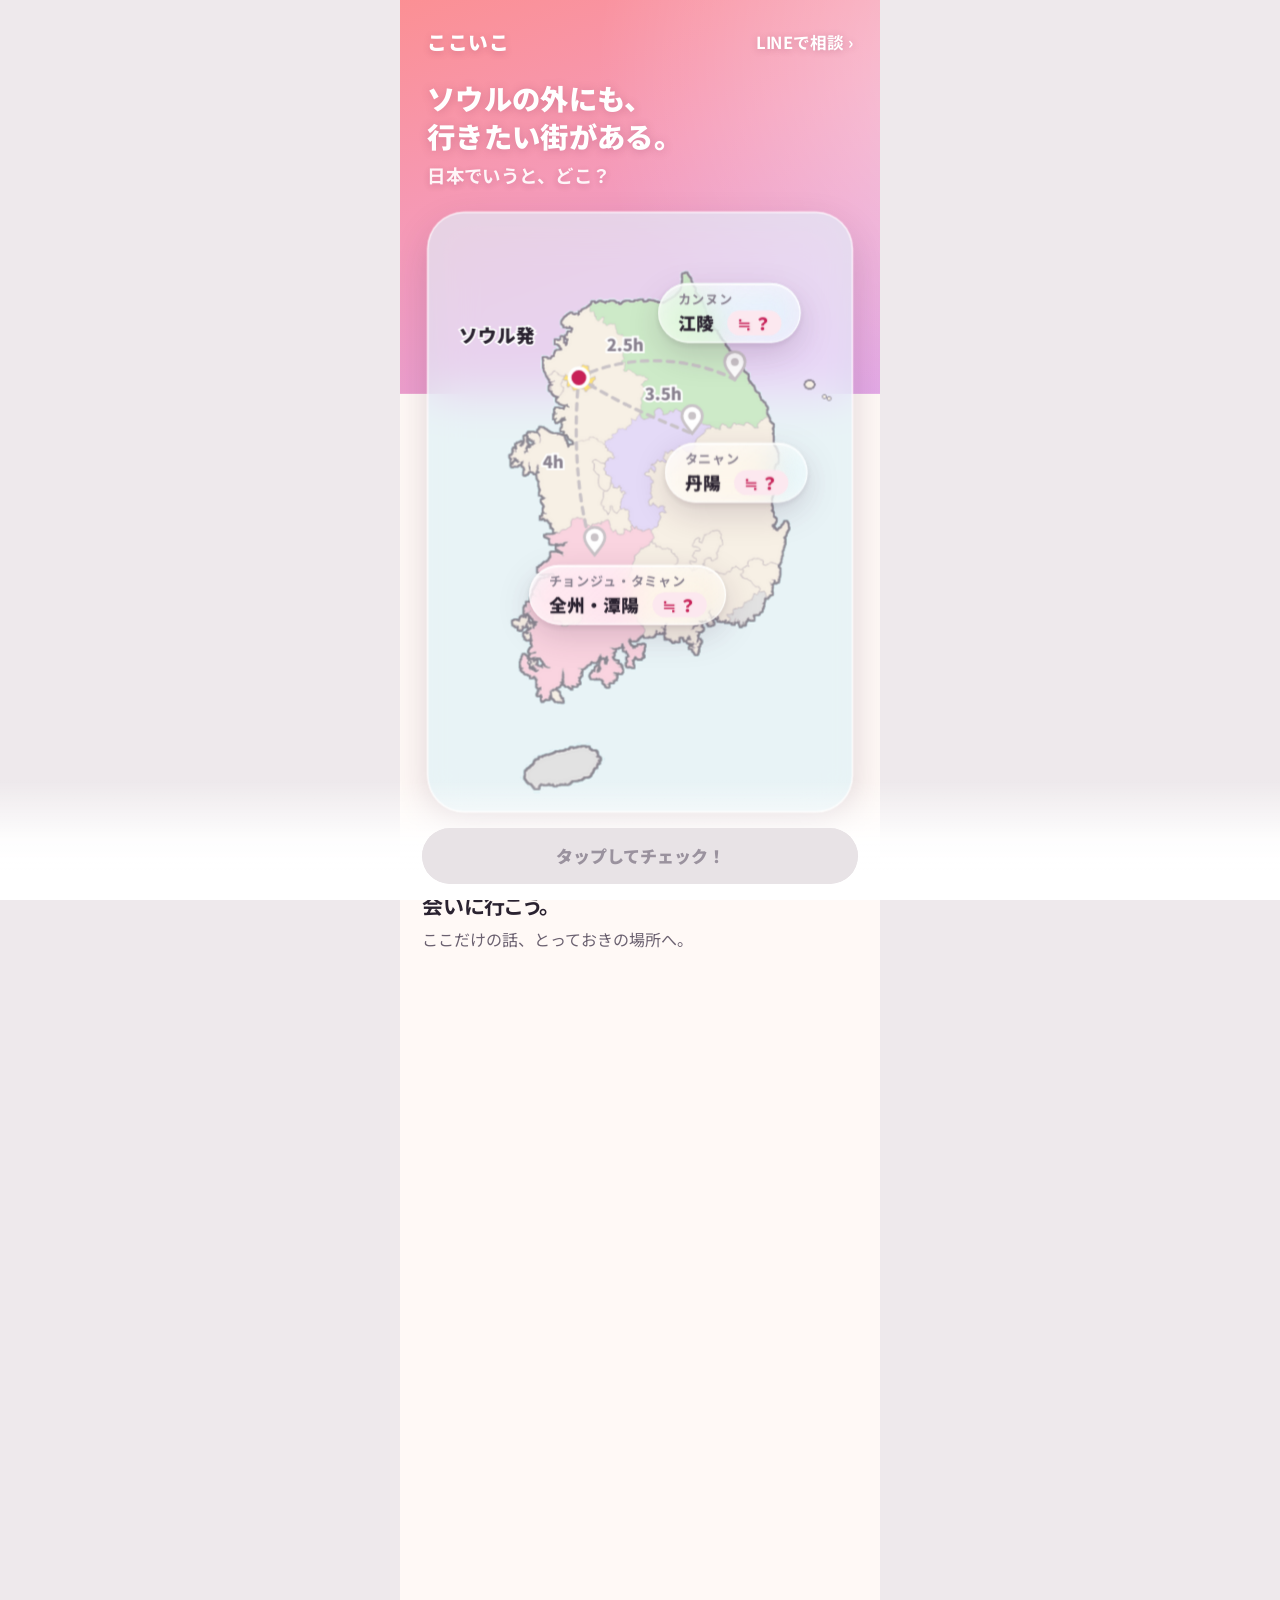
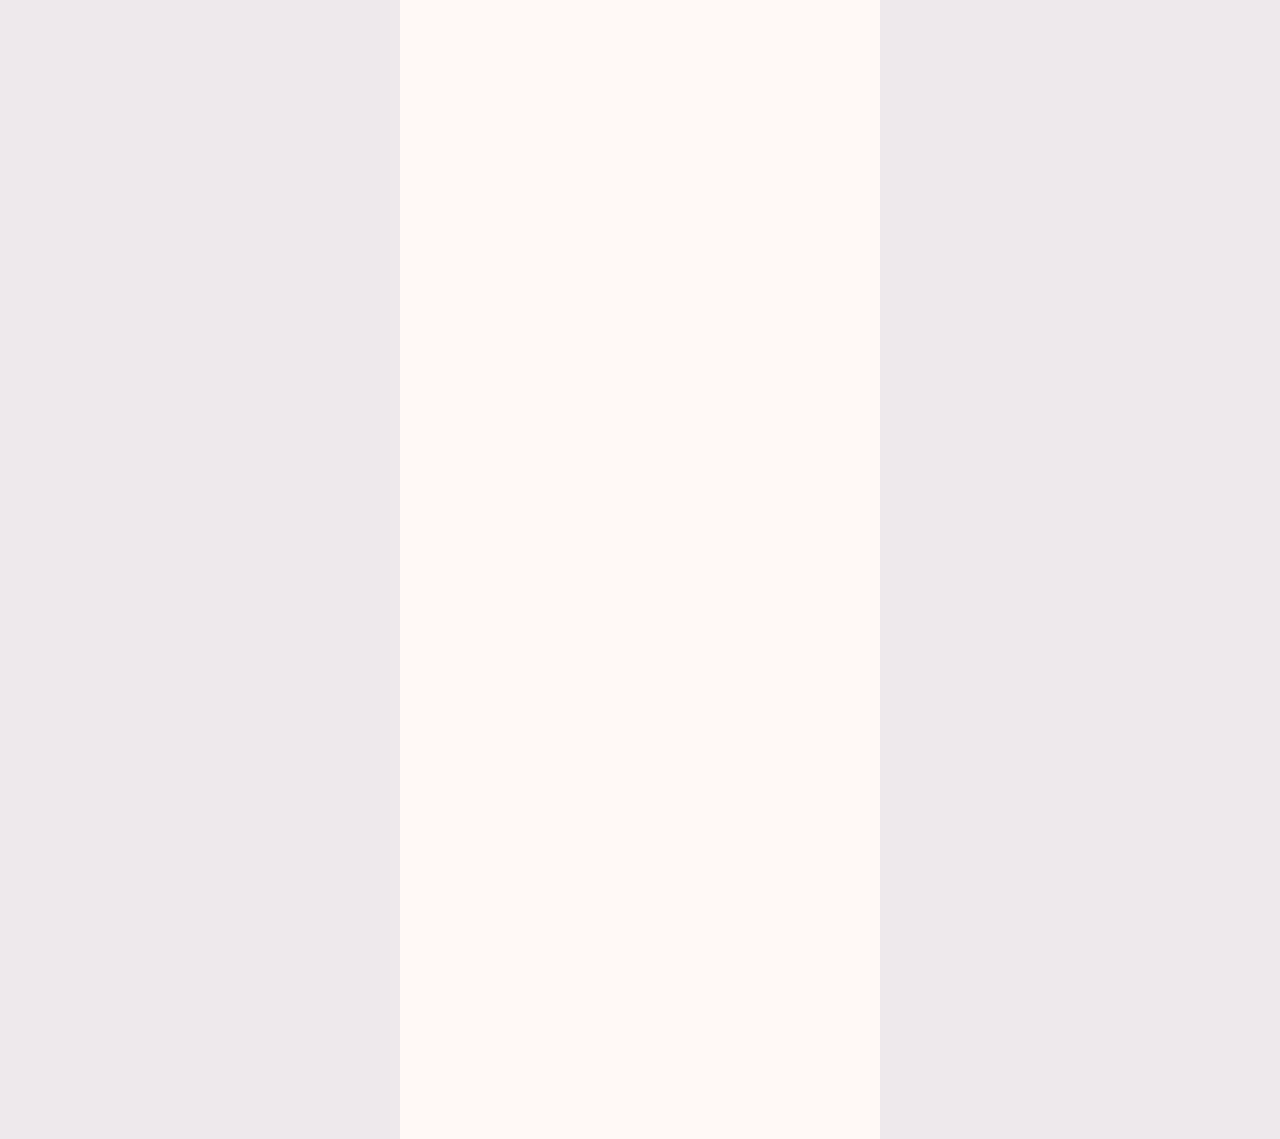
<file: index.html>
<!DOCTYPE html>
<html lang="ja">
<head>
<meta charset="UTF-8">
<meta name="viewport" content="width=device-width, initial-scale=1, maximum-scale=1, user-scalable=no, viewport-fit=cover">
<title>ここいこ｜ソウル発・日帰りで出会う本当の韓国</title>
<meta name="description" content="ソウルだけじゃ、もったいない！全州・潭陽、江陵、丹陽へ。ソウル発の日帰りバスツアー。">
<meta property="og:title" content="ここいこ｜ソウルの外へ、本当の韓国を感じる旅。">
<meta property="og:description" content="ソウル発の日帰りツアー。全州・潭陽≒京都、江陵≒軽井沢、丹陽≒秋吉台。">
<meta property="og:image" content="https://kokoiko-silk.vercel.app/assets/img/og_jd.jpg">
<meta property="og:image:width" content="1200"><meta property="og:image:height" content="630">
<meta property="og:url" content="https://kokoiko-silk.vercel.app/">
<meta property="og:type" content="website">
<meta name="twitter:card" content="summary_large_image">
<link rel="preconnect" href="https://fonts.googleapis.com">
<link href="https://fonts.googleapis.com/css2?family=Noto+Sans+JP:wght@400;700;900&display=swap" rel="stylesheet">
<link rel="stylesheet" href="css/style.css?v=1127-7">
</head>
<body>
<div class="wrap main">
  <div class="snowfall" id="snow" aria-hidden="true"></div>
  <div class="stage-wrap" id="stageWrap"><div class="stage" id="stage">
    <div class="top"></div>
    <div class="hd"><b>ここいこ</b><a href="#" id="lineTop">LINEで相談 ›</a></div>
    <div class="hero"><h1>ソウルの外にも、<br>行きたい街がある。</h1><p class="hsub">日本でいうと、どこ？</p></div>
    <div class="mapbox">
      <div class="mapin" id="mapin">
      <img src="assets/img/map.png" alt="韓国の地図">
      <svg width="328" height="472" viewBox="0 0 400 575">
<g class="routes" fill="none" stroke="#C82158" stroke-width="3.5" stroke-dasharray="7 7" stroke-linecap="round"><path data-r="gangneung" d="M128 122 C180 95 250 100 296 124"/><path data-r="danyang" d="M128 122 C170 150 220 170 250 182"/><path data-r="jeonju-damyang" d="M128 122 C120 200 130 276 145 313"/></g>
<g class="rlabs"><text class="rlab" data-r="gangneung" x="158" y="93">2.5h</text><text class="rlab" data-r="danyang" x="199" y="146">3.5h</text><text class="rlab" data-r="jeonju-damyang" x="112" y="220" text-anchor="end">4h</text></g>
<circle cx="128" cy="122" r="10" fill="#C82158" stroke="#fff" stroke-width="4"/>
<g class="dests"><circle class="pring" data-r="gangneung" cx="296" cy="105" r="11"/><circle class="pring" data-r="danyang" cx="250" cy="163" r="11"/><circle class="pring" data-r="jeonju-damyang" cx="145" cy="294" r="11"/><path class="pin" data-r="gangneung" d="M 296 124 C 288 114 285 110 285 105 A 11 11 0 1 1 307 105 C 307 110 304 114 296 124 Z"/><circle class="pind" data-r="gangneung" cx="296" cy="105" r="4.2"/><path class="pin" data-r="danyang" d="M 250 182 C 242 172 239 168 239 163 A 11 11 0 1 1 261 163 C 261 168 258 172 250 182 Z"/><circle class="pind" data-r="danyang" cx="250" cy="163" r="4.2"/><path class="pin" data-r="jeonju-damyang" d="M 145 313 C 137 303 134 299 134 294 A 11 11 0 1 1 156 294 C 156 299 153 303 145 313 Z"/><circle class="pind" data-r="jeonju-damyang" cx="145" cy="294" r="4.2"/></g>
</svg>
      <span class="mtag plain" style="left:42px;top:78px">ソウル発</span>
      <a class="mtag" href="#gn" data-region="gangneung" style="left:262px;top:49px"><span class="nm2"><span class="rb">カンヌン</span><span class="nmain">江陵 <span class="q" data-q="gangneung">≒ ？</span></span></span></a>
      <a class="mtag" href="#dy" data-region="danyang" style="left:268px;top:190px"><span class="nm2"><span class="rb">タニャン</span><span class="nmain">丹陽 <span class="q" data-q="danyang">≒ ？</span></span></span></a>
      <a class="mtag" href="#jd" data-region="jeonju-damyang" style="left:172px;top:302px"><span class="nm2"><span class="rb">チョンジュ・タミャン</span><span class="nmain">全州・潭陽 <span class="q" data-q="jeonju-damyang">≒ ？</span></span></span></a>
      <span class="kyoto" id="jpTag" hidden>≒ 京都</span>
      <span class="hint2"><svg width="15" height="15" viewBox="0 0 24 24" fill="none" stroke="currentColor" stroke-width="1.8" stroke-linecap="round" stroke-linejoin="round"><path d="M9 11V5.5a1.5 1.5 0 0 1 3 0V11"/><path d="M12 10.5V9a1.5 1.5 0 0 1 3 0v2"/><path d="M15 10.5a1.5 1.5 0 0 1 3 0V15a6 6 0 0 1-6 6h-.6a6 6 0 0 1-4.6-2.2L4.5 16a1.6 1.6 0 0 1 2.4-2.1L9 16"/></svg>タップして選んでね</span>
      </div>
      <div class="hint3"><svg width="15" height="15" viewBox="0 0 24 24" fill="none" stroke="currentColor" stroke-width="1.8" stroke-linecap="round" stroke-linejoin="round"><path d="M9 11V5.5a1.5 1.5 0 0 1 3 0V11"/><path d="M12 10.5V9a1.5 1.5 0 0 1 3 0v2"/><path d="M15 10.5a1.5 1.5 0 0 1 3 0V15a6 6 0 0 1-6 6h-.6a6 6 0 0 1-4.6-2.2L4.5 16a1.6 1.6 0 0 1 2.4-2.1L9 16"/></svg>行きたいエリアをタップ</div>
      <div class="mcard" id="mcard" hidden><div class="mt"><b id="mName"></b><span class="eq">≒</span><b id="mLike"></b><span class="ms" id="mSeason"></span></div><p id="mWhy"></p><p id="mTags" class="mtags"></p><p class="mprice" id="mPrice"></p></div>
    </div>
    <div class="ichi-card empty" id="likeBox" aria-live="polite"><span class="lbEmpty">エリアをタップすると、日本でいうとどこか分かるよ！</span><span class="lbWhy" id="lbWhy"></span></div>
  </div></div>

  <section class="psec"><h2>まだ知らない韓国に、<br>会いに行こう。</h2><p>ここだけの話、とっておきの場所へ。</p></section>

  <div class="big" id="jd">
    <div class="ph"><div class="slides" id="slides"></div>
    <div class="dots" id="dots"></div>
    <span class="chip ichi pbadge">イチオシ</span></div>
    <div class="th" id="th"></div>
    <a class="g lg" href="jeonju-damyang.html" data-go="jeonju-damyang">
      <div class="trow"><span class="t">全州・潭陽 ≒ 京都</span><span class="chip snow"><i data-ic="snow" data-ic-c="currentColor" data-ic-w="14"></i>雪景色 12〜2月</span></div><div class="s cw"></div><div class="s ct"></div>
      <div class="prow"><span class="pr"><span data-krw="100000">約¥10,700</span> <small>₩100,000・1名</small></span><span class="go">詳細を見る ›</span></div>
    </a>
  </div>


  <section class="psec"><h2>下調べ、チケット、乗りかえ、<br>ぜんぶいらない。</h2><p>ソウル発、バスひとつで日帰り旅。</p></section>

  <div class="sm">
    <a href="gangneung.html" id="gn" data-go="gangneung">
      <div class="stack">
        <div class="im" style="background-image:url(assets/img/gn_mb2w.jpg);background-position:center 30%;position:relative"></div>
        <div class="im vid"><video id="gnVid" src="assets/gn_sheep.mp4" poster="assets/img/gn_c2.jpg" autoplay muted loop playsinline preload="metadata"></video><div class="vplay"><svg width="22" height="22" viewBox="0 0 24 24"><path d="M8 5v14l11-7z" fill="#fff"/></svg></div></div>
        <div class="im" style="background-image:url(assets/img/gn_c1.jpg)"></div>
      </div>
      <div class="bd"><div class="t">江陵 ≒ 軽井沢</div><div class="s">#高原牧場<br>#海カフェ<br>#韓国スイーツ</div><div class="pr prs"><span data-krw="90000">約¥9,600</span> <small>₩90,000・1名</small></div><div class="gbtn">詳細を見る<span>›</span></div></div>
    </a>
    <a href="danyang.html" id="dy" data-go="danyang">
      <div class="stack">
        <div class="im" style="background-image:url(assets/img/dy_gi6.jpg)"></div>
        <div class="im" style="background-image:url(assets/img/dy_ds.jpg)"></div>
        <div class="im" style="background-image:url(assets/img/dy_c3.jpg)"></div>
      </div>
      <div class="bd"><div class="t">丹陽 ≒ 秋吉台</div><div class="s">#カルスト絶景<br>#スカイウォーク<br>#市場食べ歩き</div><div class="pr prs"><span data-krw="90000">約¥9,600</span> <small>₩90,000・1名</small></div><div class="gbtn">詳細を見る<span>›</span></div></div>
    </a>
  </div>

  <div class="src ftsrc">写真提供：<span class="nw">@hanboknam_korea</span>、<span class="nw">@mad_bear</span>、<span class="nw">@kirinmom_89</span>、<span class="nw">/damyanggun（Naver Blog）</span>、<span class="nw">Visit Jeonju</span>、<span class="nw">韓国観光公社</span></div>
  <div class="src ftsrc">※円は本日のレートによる目安です。お支払いは韓国ウォン（₩）建てで、請求額は為替・手数料により変わる場合があります。</div>

  <footer id="footer"></footer>
<button class="totop" id="totop" aria-label="ページの先頭へ"><svg viewBox="0 0 24 24" width="20" height="20" fill="none" stroke="#2A2230" stroke-width="2" stroke-linecap="round" stroke-linejoin="round"><path d="M6 14l6-6 6 6"/></svg></button>
</div>
<div class="barbg"></div>
<div class="hint1"><svg width="15" height="15" viewBox="0 0 24 24" fill="none" stroke="currentColor" stroke-width="1.8" stroke-linecap="round" stroke-linejoin="round"><path d="M9 11V5.5a1.5 1.5 0 0 1 3 0V11"/><path d="M12 10.5V9a1.5 1.5 0 0 1 3 0v2"/><path d="M15 10.5a1.5 1.5 0 0 1 3 0V15a6 6 0 0 1-6 6h-.6a6 6 0 0 1-4.6-2.2L4.5 16a1.6 1.6 0 0 1 2.4-2.1L9 16"/></svg>行きたいエリアをタップ</div>
<div class="bar lg">
  <div class="bprice" id="mainBp" hidden><span id="bpLabel"></span><div><b id="bpYen"></b><small id="bpKrw"></small></div></div>
  <a class="cta off" id="mainCta" href="#" aria-disabled="true"><span id="ctaMain">タップしてチェック！</span><small id="ctaSub"></small></a>
</div>
<script src="js/data.js?v=1127-7"></script>
<script src="js/common.js?v=1127-7"></script>
<script src="js/main.js?v=1127-7"></script>
</body>
</html>
</file>
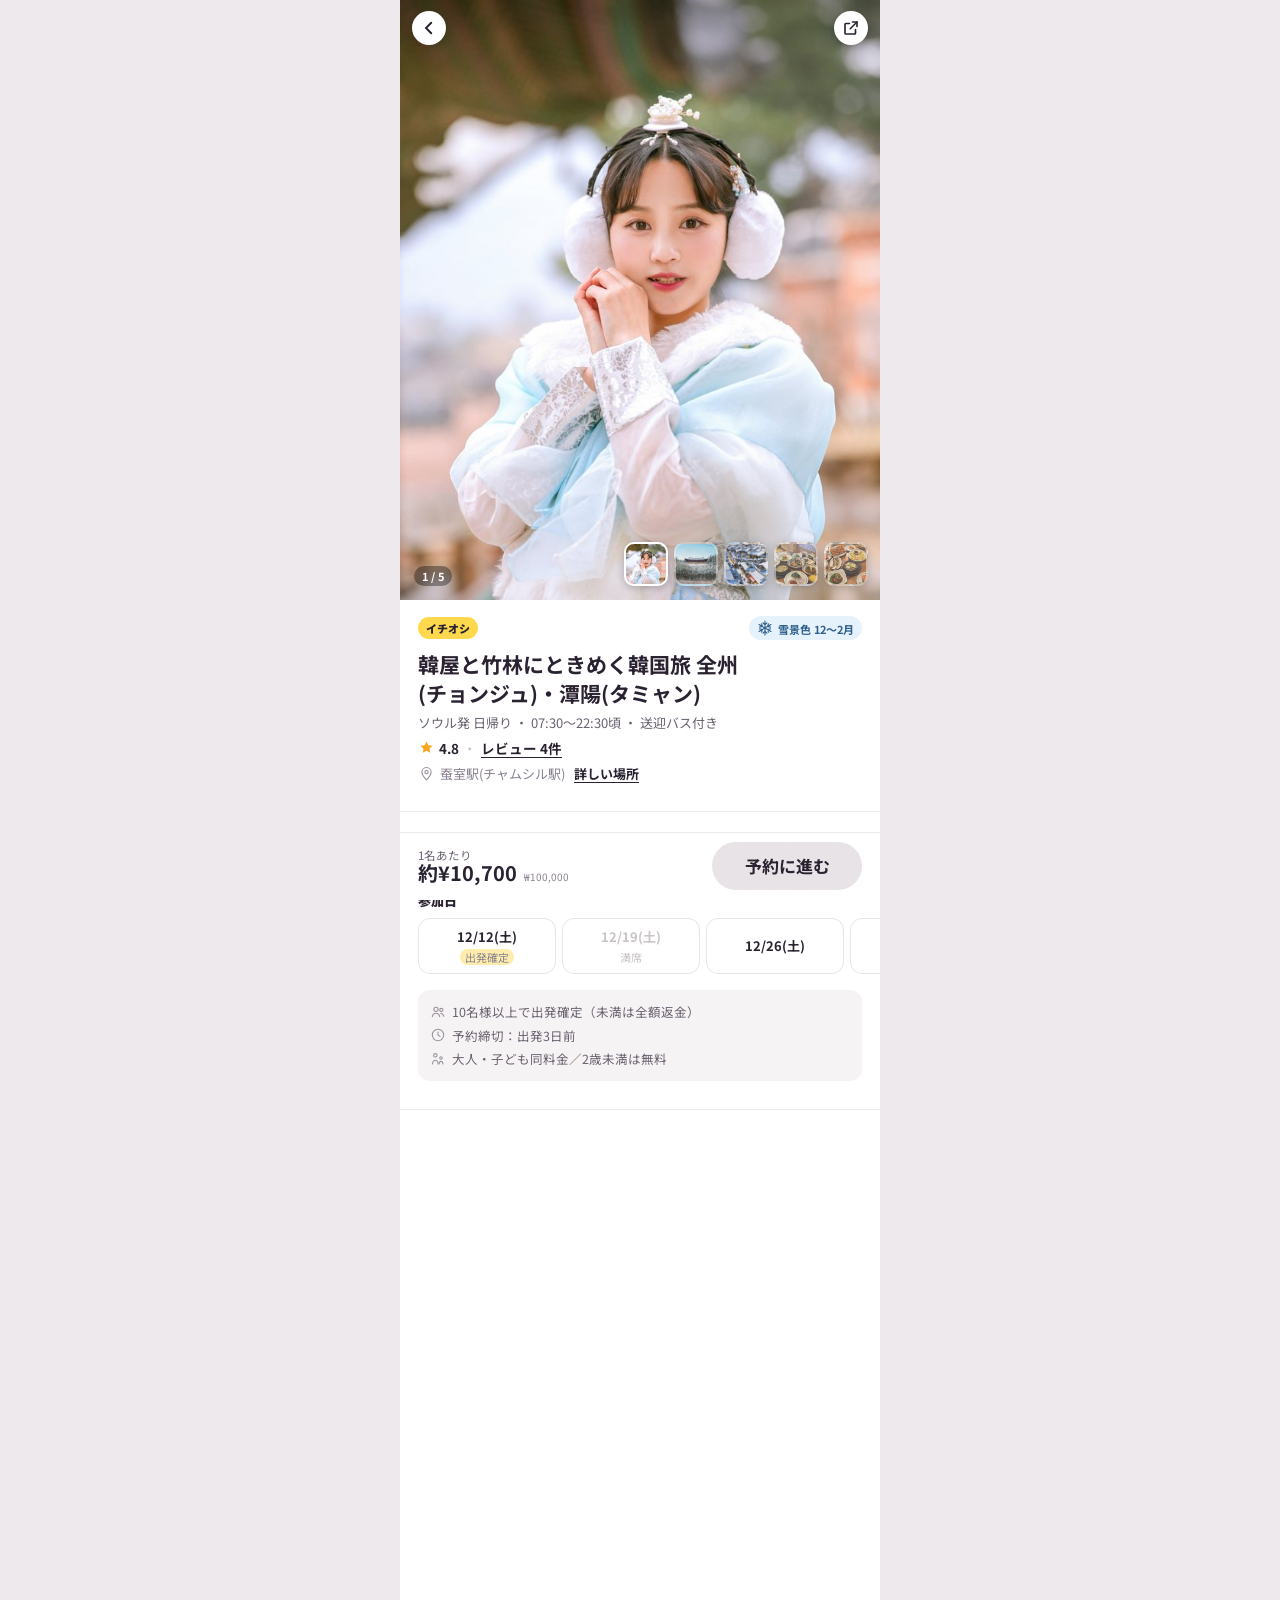
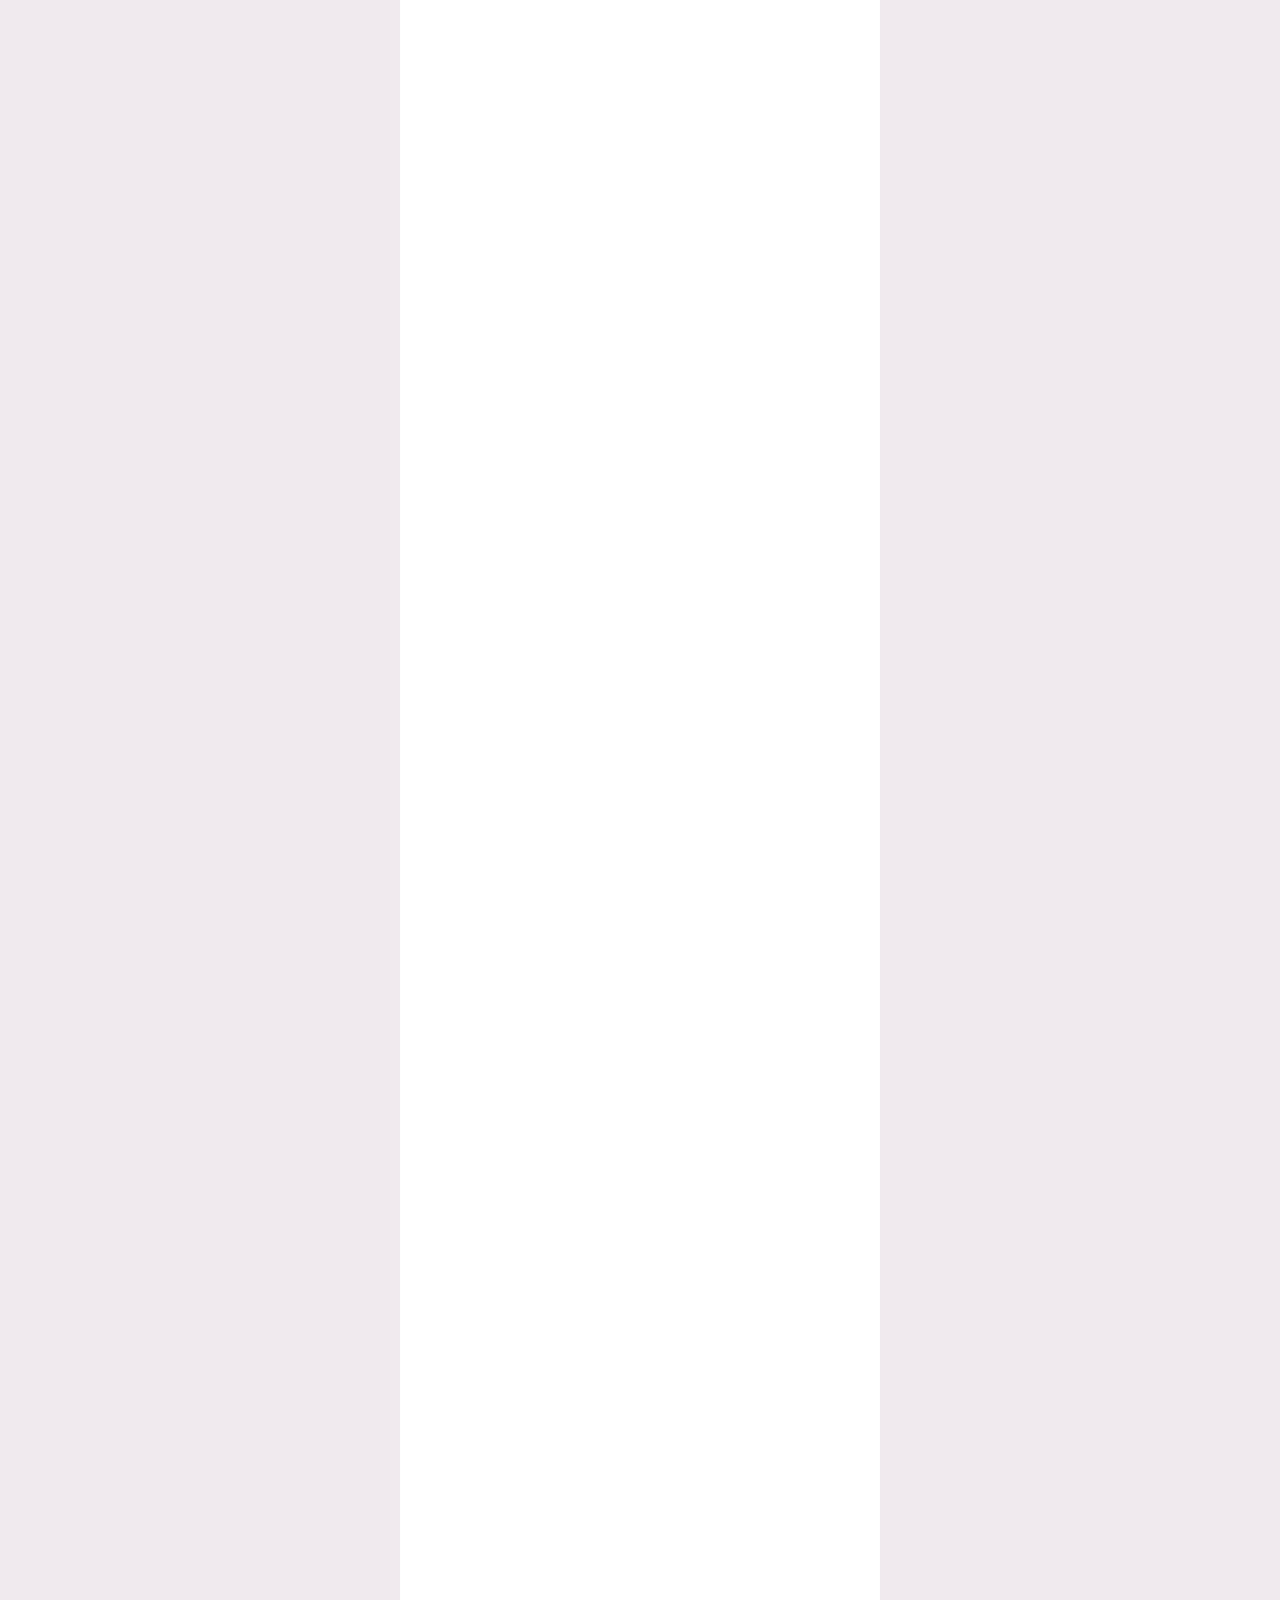
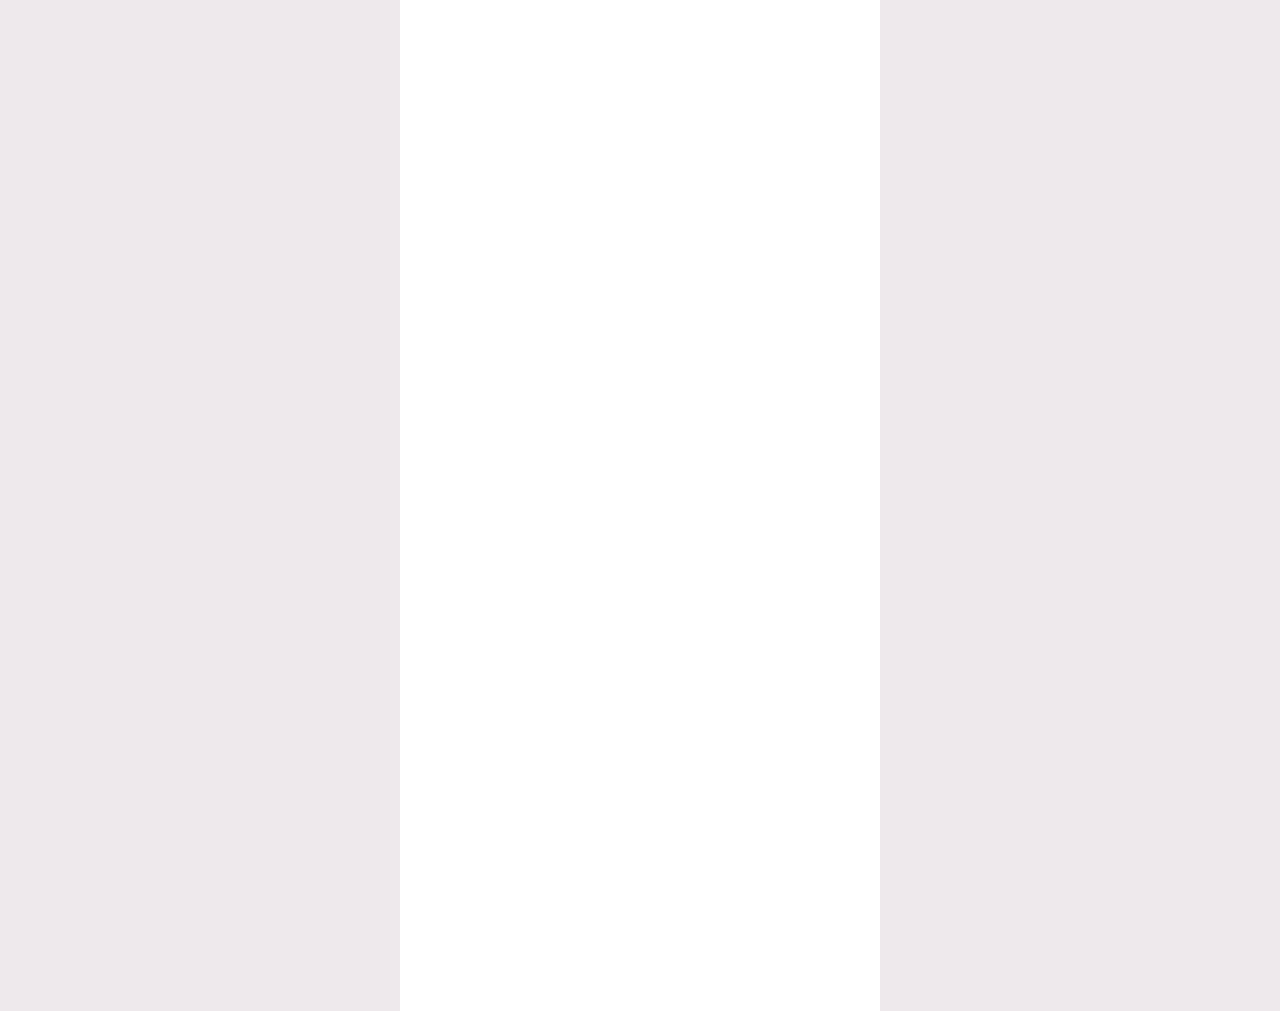
<file: checkout.html>
<!DOCTYPE html>
<html lang="ja">
<head>
<meta charset="UTF-8">
<meta name="viewport" content="width=device-width, initial-scale=1, maximum-scale=1, user-scalable=no, viewport-fit=cover">
<title>お支払い｜ここいこ</title>
<meta name="robots" content="noindex">
<link rel="preconnect" href="https://fonts.googleapis.com">
<link href="https://fonts.googleapis.com/css2?family=Noto+Sans+JP:wght@400;700;900&display=swap" rel="stylesheet">
<link rel="stylesheet" href="css/style.css?v=1127-7">
<script src="https://js.tosspayments.com/v2/standard"></script>
</head>
<body class="ckpage">
<div class="wrap">
  <div class="phd2"><a href="index.html" id="backLink" aria-label="戻る"><svg width="22" height="22" viewBox="0 0 24 24" fill="none" stroke="#2A2230" stroke-width="2.6" stroke-linecap="round"><path d="M15 5l-7 7 7 7"/></svg></a><b>お支払い</b><span></span></div>

  <div class="sec"><h2>ご予約内容</h2>
    <div class="ordb">
      <div class="psum"><div class="im" id="sImg"></div><b id="sName"></b></div>
      <div class="rr"><span>参加日</span><b id="sDate"></b></div>
      <div class="rr"><span>人数</span><b id="sQty"></b></div>
      <div class="rr"><span>集合場所</span><b><span id="sMeet"></span><button type="button" class="cpy" id="addrCopy">コピー</button></b></div>
    </div>
  </div>

  <form id="form" novalidate>
    <div class="sec"><h2>代表者情報</h2>
      <div class="field"><label for="name">お名前（ローマ字）<span class="req">必須</span></label><div class="inwrap"><input id="name" autocomplete="name" placeholder="HANAKO YAMADA"><span class="okmark" aria-hidden="true"><svg width="13" height="13" viewBox="0 0 24 24" fill="none" stroke="#fff" stroke-width="3.2" stroke-linecap="round" stroke-linejoin="round"><path d="M20 6L9 17l-5-5"/></svg></span></div></div>
      <div class="field"><label for="email">メールアドレス<span class="req">必須</span></label><div class="inwrap"><input id="email" type="email" autocomplete="email" placeholder="example@mail.com"><span class="okmark" aria-hidden="true"><svg width="13" height="13" viewBox="0 0 24 24" fill="none" stroke="#fff" stroke-width="3.2" stroke-linecap="round" stroke-linejoin="round"><path d="M20 6L9 17l-5-5"/></svg></span></div></div>
      <div class="field"><label for="line">LINE ID<span class="req">必須</span></label><div class="inwrap"><input id="line" placeholder="LINE ID" autocapitalize="off" autocorrect="off"><span class="okmark" aria-hidden="true"><svg width="13" height="13" viewBox="0 0 24 24" fill="none" stroke="#fff" stroke-width="3.2" stroke-linecap="round" stroke-linejoin="round"><path d="M20 6L9 17l-5-5"/></svg></span></div></div>
    </div>

    <div class="sec"><h2>お支払い方法</h2>
      <p class="pmh"><span>カード決済は「신용・체크카드」をお選びください</span></p>
      <div id="payment-method"></div><div id="agreement"></div>
    </div>

    <div class="sec"><h2>お支払い金額</h2>
      <div class="sumt"><div class="r"><span>参加費</span><span id="unit"></span></div>
        <div class="r t"><span>合計</span><span class="ty" id="totalYen"></span></div>
        <div class="r kw"><span>お支払い（韓国ウォン）</span><span id="total"></span></div></div>
      <div class="cond2"><p>1. お支払い後は「予約待ち」、10名集まった時点で出発確定。</p><p>2. 10名未満の場合は出発3日前にご連絡し、全額返金。</p><p>3. 出発3日前まで全額返金、それ以降のキャンセルは返金不可。</p></div>

      <ul class="tlist">
        <li><span>利用規約</span><button type="button" data-legal="terms">見る</button></li>
        <li><span>プライバシーポリシー</span><button type="button" data-legal="privacy">見る</button></li>
        <li><span>特定商取引法に基づく表記</span><button type="button" data-legal="legal">見る</button></li>
        <li><span lang="ko">사업자정보</span><button type="button" data-legal="biz" lang="ko">보기</button></li>
      </ul>

      <p class="agreet miss" id="agreet">必須項目を入力してください。</p>
      <button type="submit" class="paybtn" id="payBtn" aria-disabled="true">決済する</button>
    </div>
  </form>
</div>
<script src="js/data.js?v=1127-7"></script>
<script src="js/common.js?v=1127-7"></script>
<script src="js/checkout.js?v=1127-7"></script>
<button class="totop nobar" id="totop" aria-label="ページの先頭へ"><svg viewBox="0 0 24 24" width="20" height="20" fill="none" stroke="#2A2230" stroke-width="2" stroke-linecap="round" stroke-linejoin="round"><path d="M6 14l6-6 6 6"/></svg></button>
<script>(function(){var t=document.getElementById("totop");if(!t)return;addEventListener("scroll",function(){t.classList.toggle("on",scrollY>600)},{passive:true});t.onclick=function(){scrollTo({top:0,behavior:"smooth"})};})();</script>
</body>
</html>
</file>
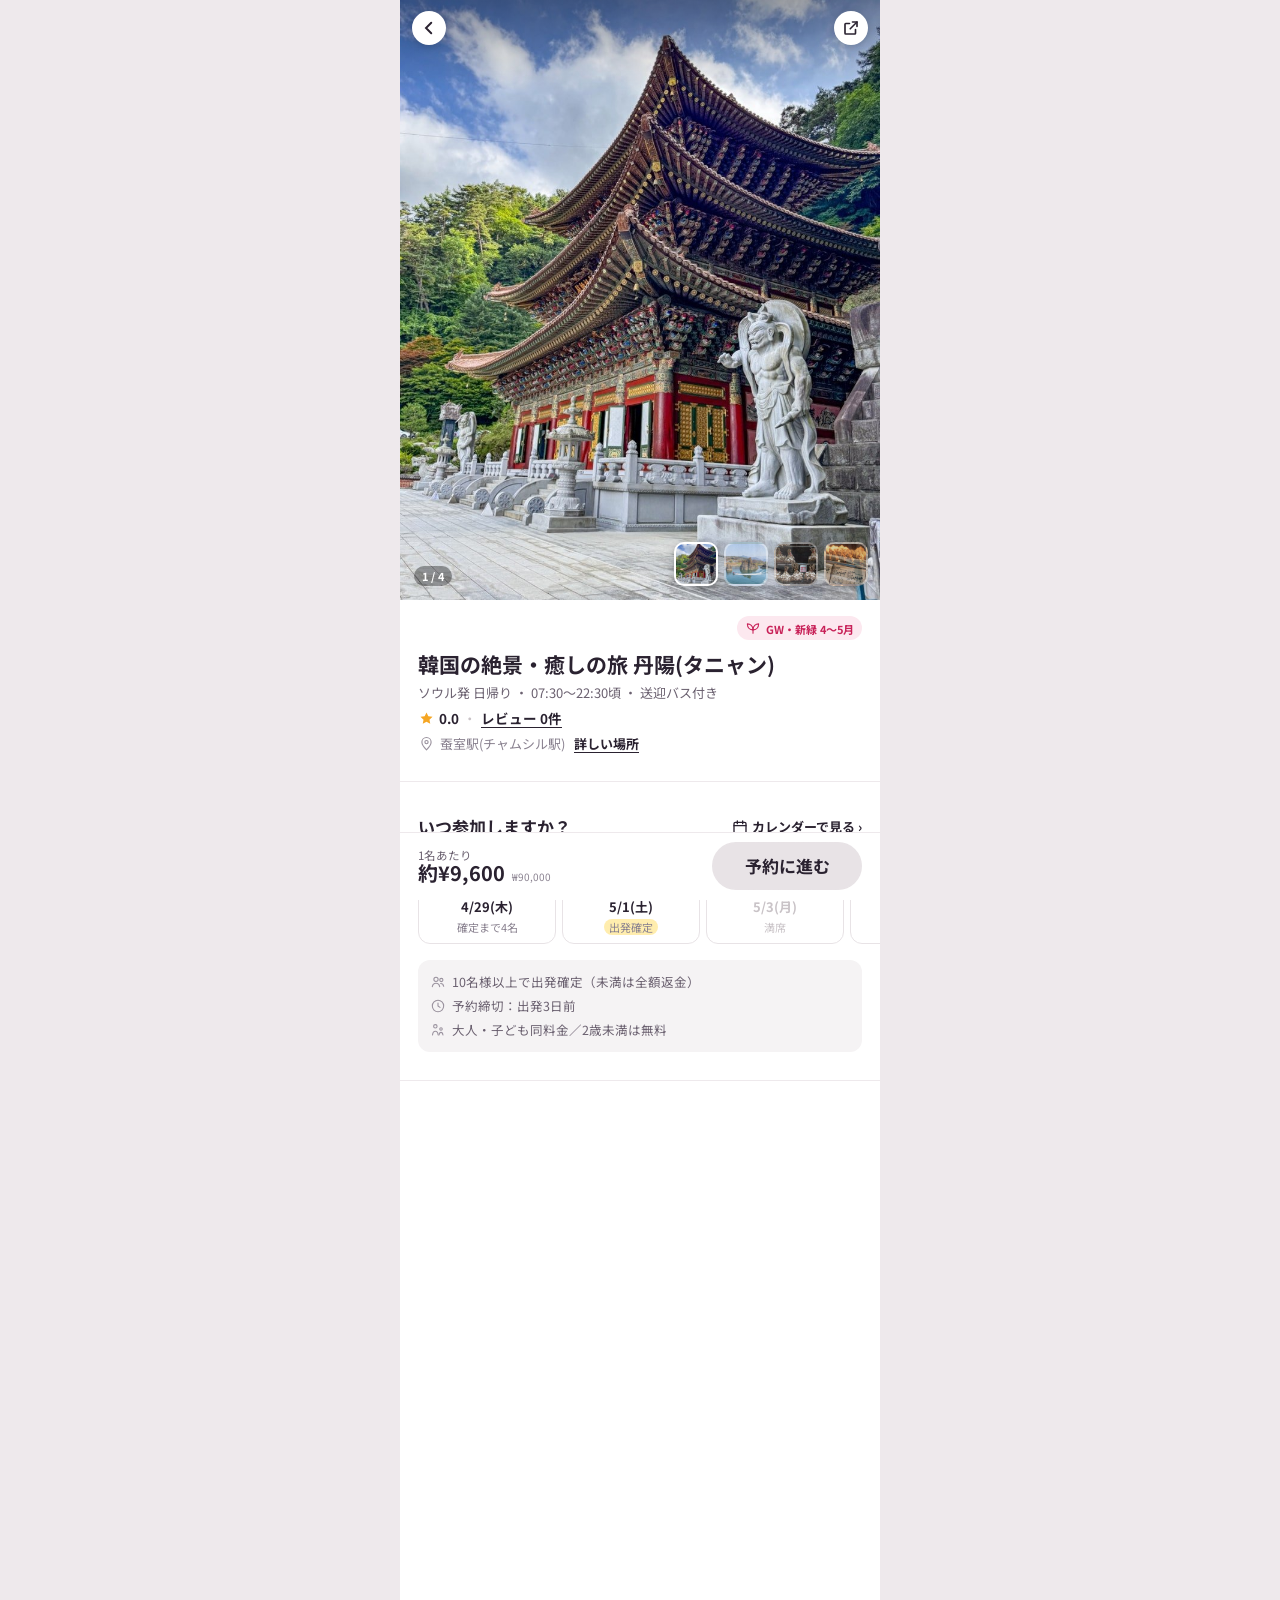
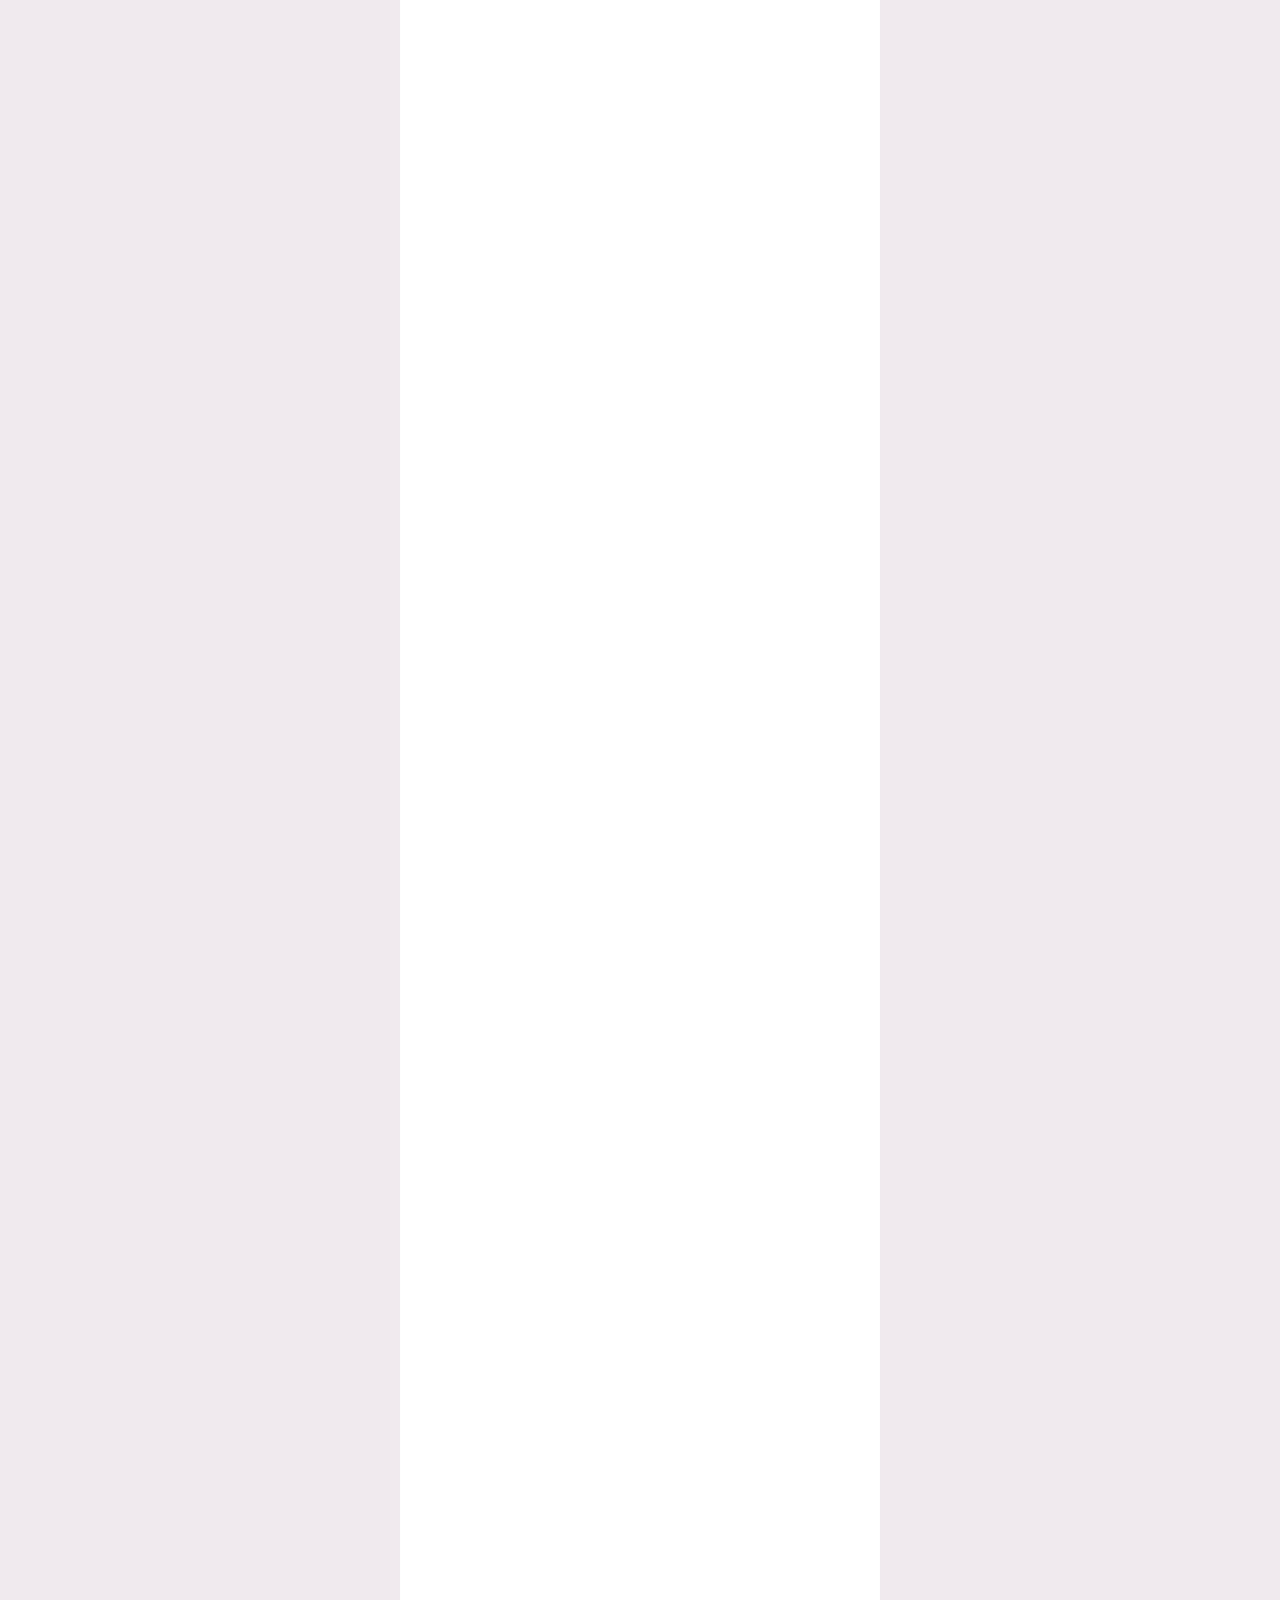
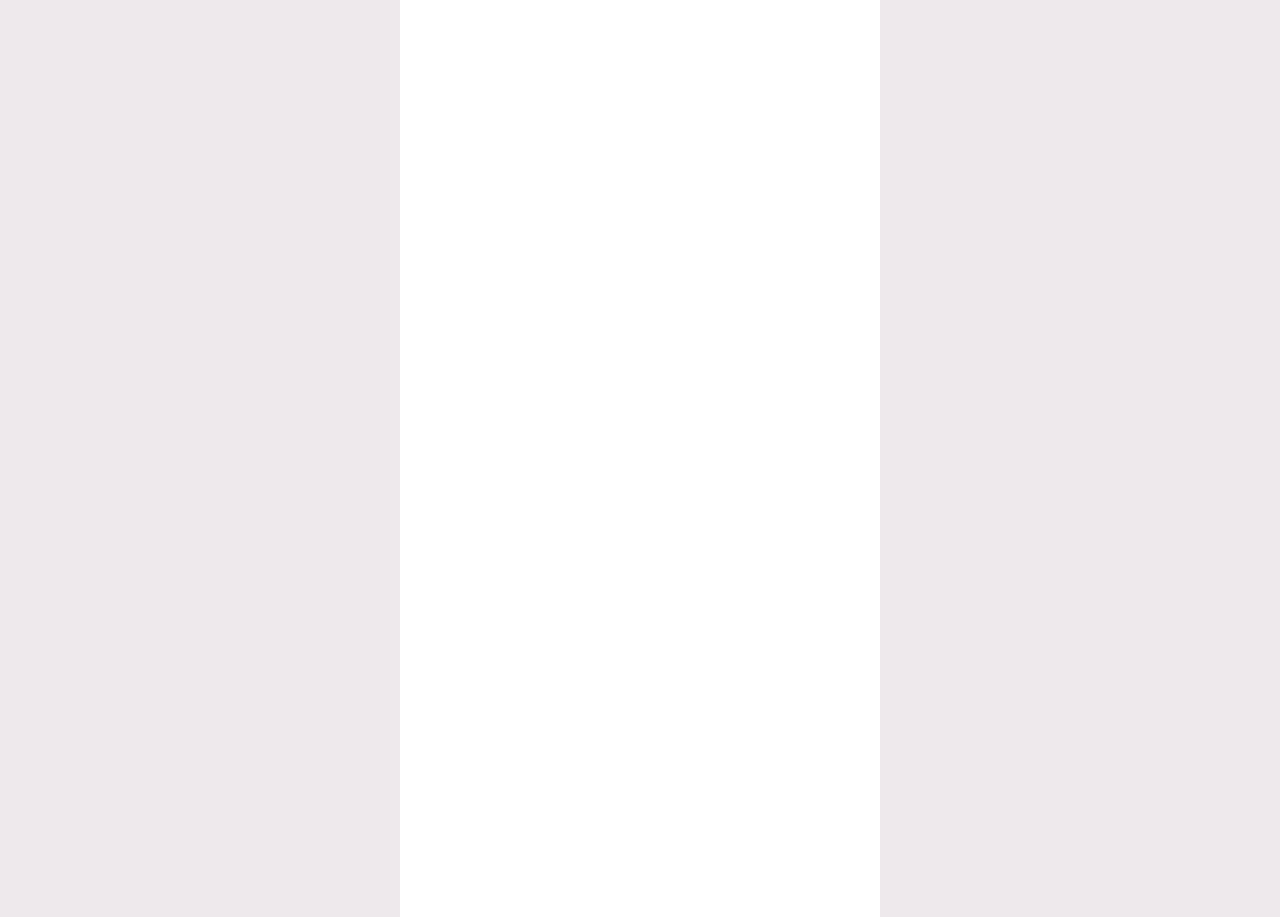
<file: danyang.html>
<!DOCTYPE html>
<html lang="ja">
<head>
<meta charset="UTF-8">
<meta name="viewport" content="width=device-width, initial-scale=1, maximum-scale=1, user-scalable=no, viewport-fit=cover">
<title>韓国の絶景・癒しの旅 ～丹陽～｜ここいこ</title>
<meta name="description" content="ソウル発の日帰りツアー。丹陽≒秋吉台。">
<meta property="og:type" content="website">
<meta property="og:site_name" content="ここいこ">
<meta property="og:url" content="https://kokoiko-silk.vercel.app/danyang.html">
<meta property="og:title" content="💌 一緒に行きたい旅、見つけたよ">
<meta property="og:description" content="[丹陽] 韓国の絶景・癒しの旅">
<meta property="og:image" content="https://kokoiko-silk.vercel.app/assets/img/og_dy.jpg">
<meta property="og:image:width" content="1200"><meta property="og:image:height" content="630">
<meta name="twitter:card" content="summary_large_image">
<link rel="preconnect" href="https://fonts.googleapis.com">
<link href="https://fonts.googleapis.com/css2?family=Noto+Sans+JP:wght@400;700;900&display=swap" rel="stylesheet">
<link rel="stylesheet" href="css/style.css?v=1127-7">
</head>
<body data-product="danyang">
<div class="wrap" id="app"></div>
<script src="js/data.js?v=1127-7"></script>
<script src="js/common.js?v=1127-7"></script>
<script src="js/product.js?v=1127-7"></script>
</body>
</html>
</file>
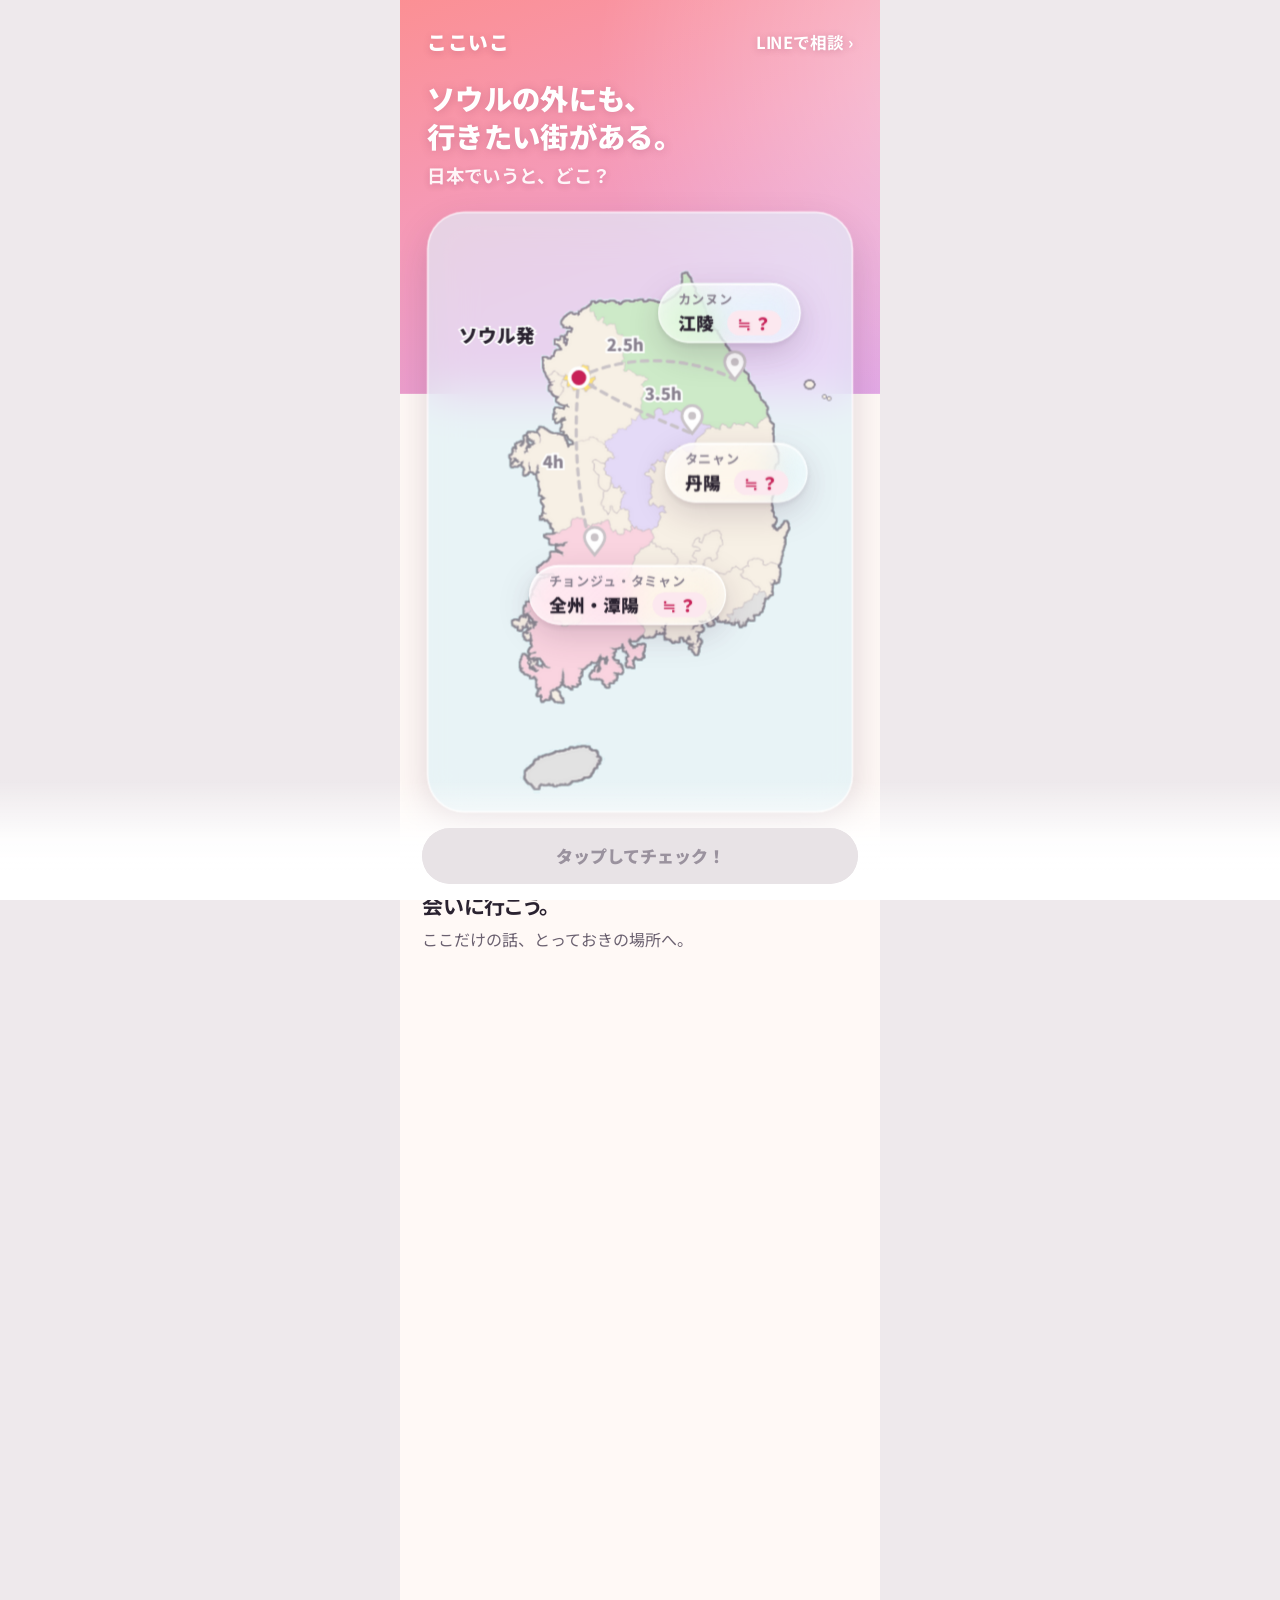
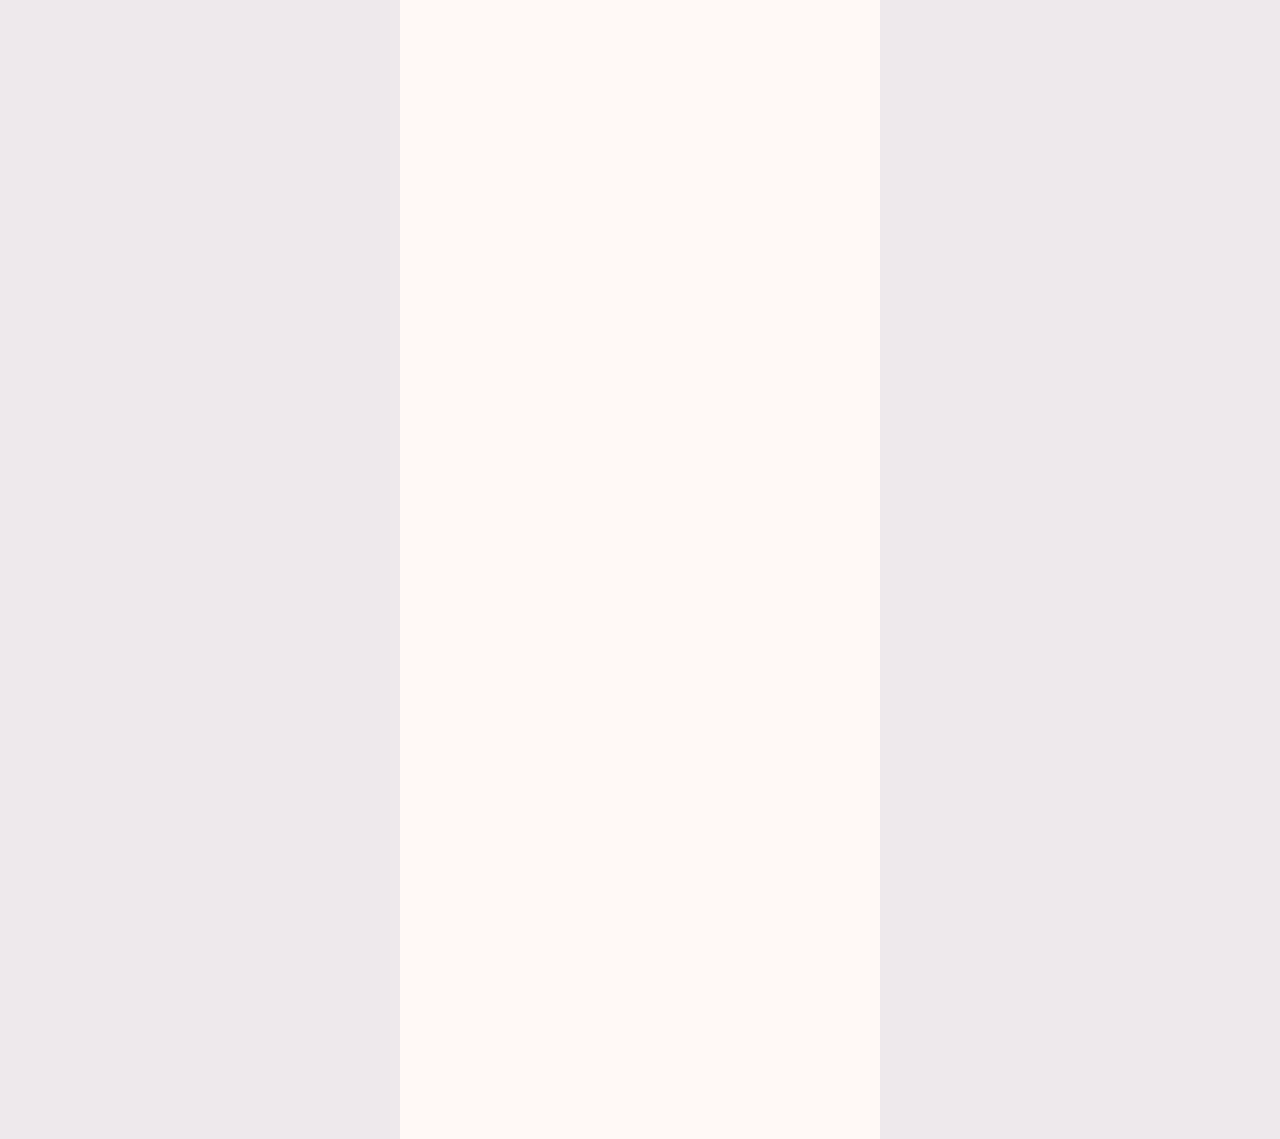
<file: fail.html>
<!DOCTYPE html>
<html lang="ja">
<head>
<meta charset="UTF-8">
<meta name="viewport" content="width=device-width, initial-scale=1, maximum-scale=1, user-scalable=no, viewport-fit=cover">
<title>お支払いが完了しませんでした｜ここいこ</title>
<meta name="robots" content="noindex">
<link href="https://fonts.googleapis.com/css2?family=Noto+Sans+JP:wght@400;700;900&display=swap" rel="stylesheet">
<link rel="stylesheet" href="css/style.css?v=1127-7">
</head>
<body>
<div class="wrap" style="padding-bottom:16px">
  <div class="phd"><b style="margin:0 auto">お支払い結果</b></div>
  <div class="sec rhero"><h1 class="ng">お支払い未完了</h1><p class="r1" id="msg">お支払いを完了できませんでした。</p></div>
  <div class="sec" id="prd" hidden></div>
  <div class="ract"><a class="cta" id="retry" href="checkout.html">入力画面に戻る</a>
    <a class="tl ext" id="lineBtn" href="#">LINEで問い合わせる ›</a></div>
</div>
<script src="js/data.js?v=1127-7"></script>
<script src="js/common.js?v=1127-7"></script>
<script>
// 결제 실패·취소: 승인 API를 호출하지 않는다. 사유 안내 + 입력값을 유지한 채 결제 화면으로 복귀
(function () {
  var K = window.KOKOIKO, q = new URLSearchParams(location.search);
  var code = q.get("code") || "", message = q.get("message") || "", pid = q.get("product") || "", date = /^\d{4}-\d{2}-\d{2}$/.test(q.get("date") || "") ? q.get("date") : "", qty = Math.min(10, Math.max(1, parseInt(q.get("qty"), 10) || 1)); // 주소창 값은 숫자·날짜 형식만 사용
  // 실패 사유: 토스가 failUrl 오류로 정의한 3개 코드만 구분, 그 외(승인 단계 토스 코드·서버 검사·통신 오류)는 공통 문구
  var friendly = { PAY_PROCESS_CANCELED: "お支払いがキャンセルされました。", PAY_PROCESS_ABORTED: "承認に失敗したため、お支払いが中断されました。", REJECT_CARD_COMPANY: "カード会社によりお支払いが承認されませんでした。" };
  document.getElementById("msg").textContent = friendly[code] || "お支払いを完了できませんでした。";
  document.getElementById("lineBtn").onclick = function (e) { e.preventDefault(); K.track("line_click", { place: "fail" }); if (K.LINE_ADD_URL) location.href = K.LINE_ADD_URL; else K.toast("ただいま準備中です"); };
  var p = K.products[pid];
  if (p && date) {
    document.getElementById("retry").href = "checkout.html?product=" + pid + "&date=" + date + "&qty=" + qty + "&from=fail";
      } else if (p) { document.getElementById("retry").href = p.page; }
  else { location.replace("index.html"); return; } // 상품 정보가 없으면 실패 화면을 따로 만들지 않고 메인으로
  if (p) { var pr = document.getElementById("prd"); pr.hidden = false;
    var tot = p.priceKrw * qty;
    // 결제수단: 토스는 실패 시 결제수단을 보내주지 않아, 결제 페이지에서 고른 값을 주소(pm)로 넘겨받음. 값 형식은 실제 위젯에서 확인 필요(임시)
    var pm = q.get("pm") || "", PAYM = { CARD: "クレジット・デビットカード", "카드": "クレジット・デビットカード", TRANSFER: "口座振替", "계좌이체": "口座振替", VIRTUAL_ACCOUNT: "バーチャル口座", "가상계좌": "バーチャル口座", MOBILE_PHONE: "携帯電話決済", "휴대폰": "携帯電話決済", TOSSPAY: "簡単決済", NAVERPAY: "簡単決済", KAKAOPAY: "簡単決済", PAYCO: "簡単決済", "간편결제": "簡単決済" };
    // 예약 상세: 결제완료 페이지 토글과 같은 내용
    pr.innerHTML = '<details class="acc chev"><summary>ご予約内容</summary><div class="accb ordb">' +
      '<div class="psum"><b>' + p.name + '</b><div class="im" style="background-image:url(' + K.img(p.hero[0]) + ')"></div></div>' +
      (date ? '<div class="rr"><span>参加日</span><b>' + K.jpLong(date) + ' ' + p.timeShort + '</b></div>' : '') +
      '<div class="rr"><span>人数</span><b>' + qty + '名</b></div>' +
      '</div></details>';
    // 금액은 결제완료 페이지처럼 별도 섹션
    var amt = document.createElement("div"); amt.className = "sec";
    amt.innerHTML = '<h2>お支払い内訳</h2>' +
      '<div class="rr"><span>参加費 ' + K.krw(p.priceKrw) + ' × ' + qty + '名</span><b>' + K.krw(tot) + '</b></div>' +
      '<div class="rr t"><span>合計</span><b class="ty2">' + K.yen(tot, K.FALLBACK_JPY_PER_KRW) + '<small>' + K.krw(tot) + '</small></b></div>' +
      (PAYM[pm] ? '<div class="rr"><span>お支払い方法</span><b>' + PAYM[pm] + '</b></div>' : '');
    pr.insertAdjacentElement("afterend", amt);
    K.getRate().then(function (c) { var y = amt.querySelector('.ty2'); if (y) y.firstChild.nodeValue = K.yen(tot, c.rate); }); }
  K.track("payment_fail", { code: code, product: pid });
})();
</script>
<button class="totop nobar" id="totop" aria-label="ページの先頭へ"><svg viewBox="0 0 24 24" width="20" height="20" fill="none" stroke="#2A2230" stroke-width="2" stroke-linecap="round" stroke-linejoin="round"><path d="M6 14l6-6 6 6"/></svg></button>
<script>(function(){var t=document.getElementById("totop");if(!t)return;addEventListener("scroll",function(){t.classList.toggle("on",scrollY>600)},{passive:true});t.onclick=function(){scrollTo({top:0,behavior:"smooth"})};})();</script>
</body>
</html>
</file>
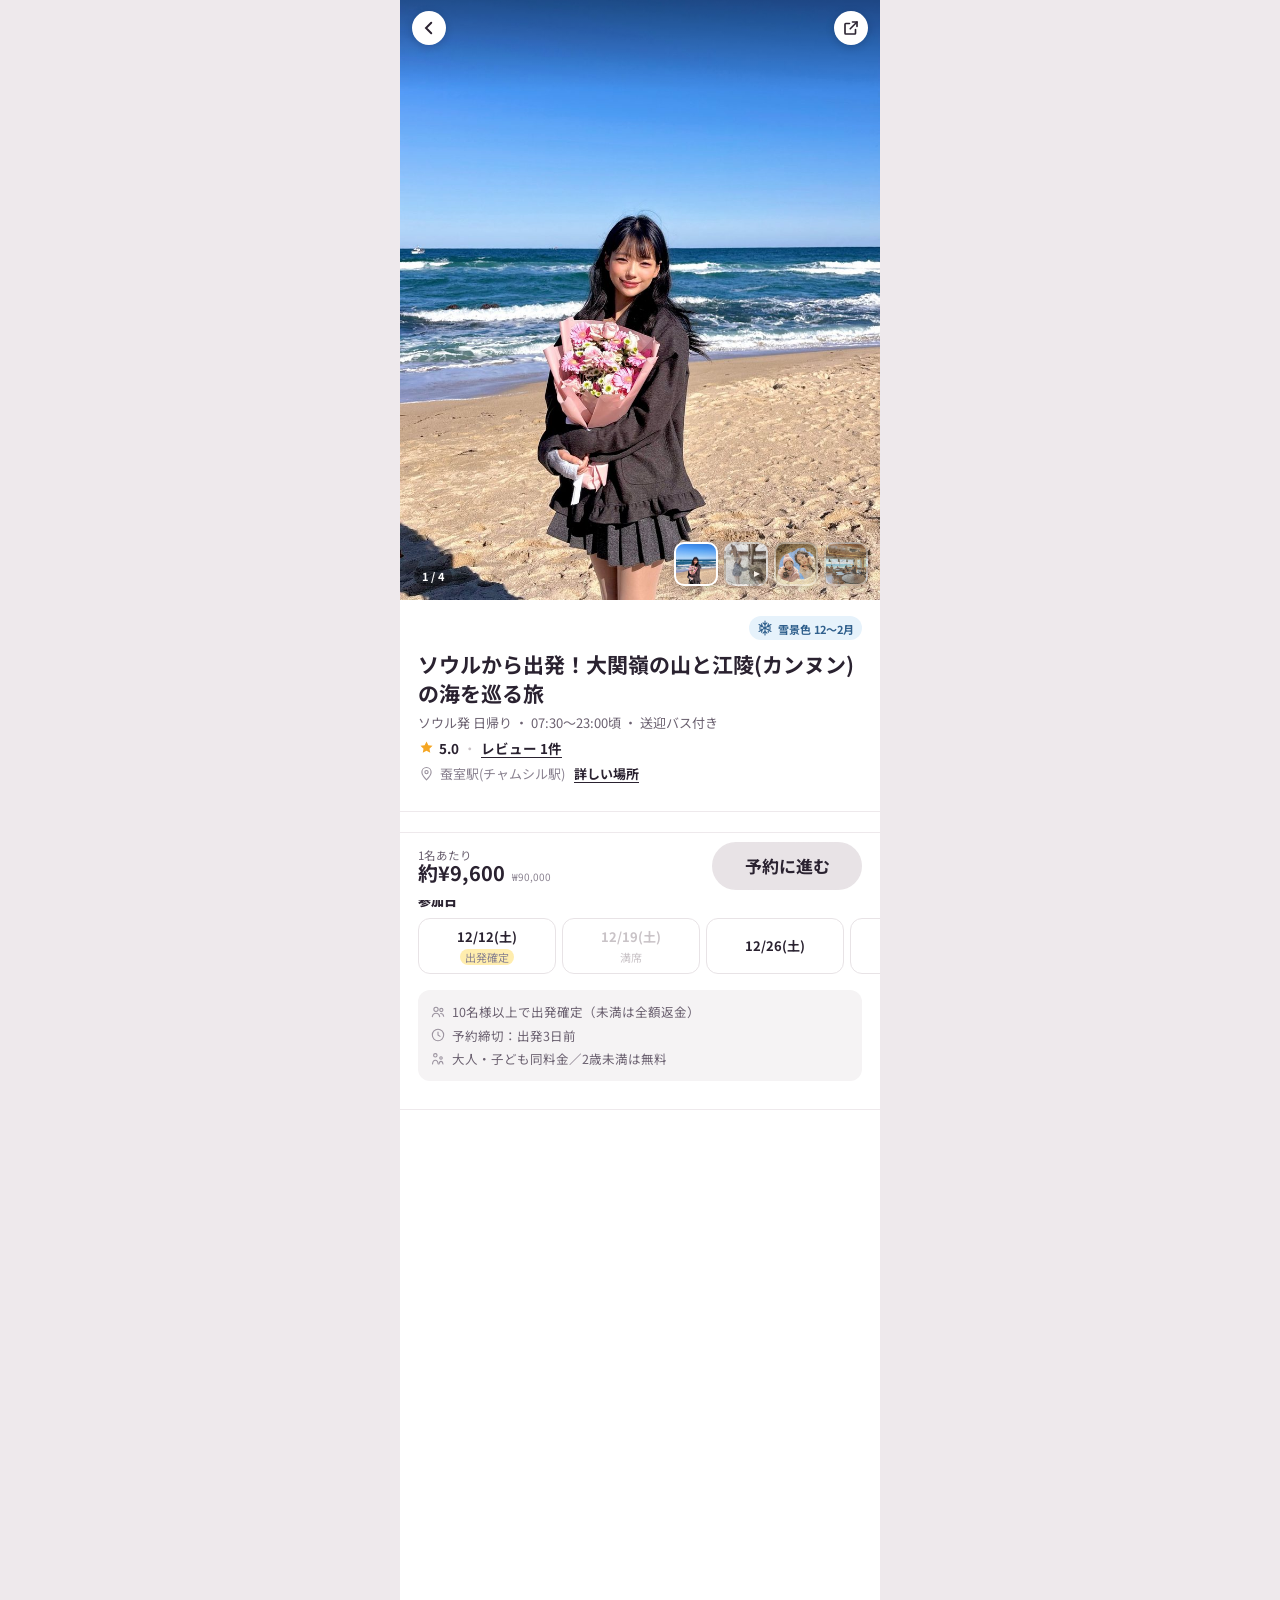
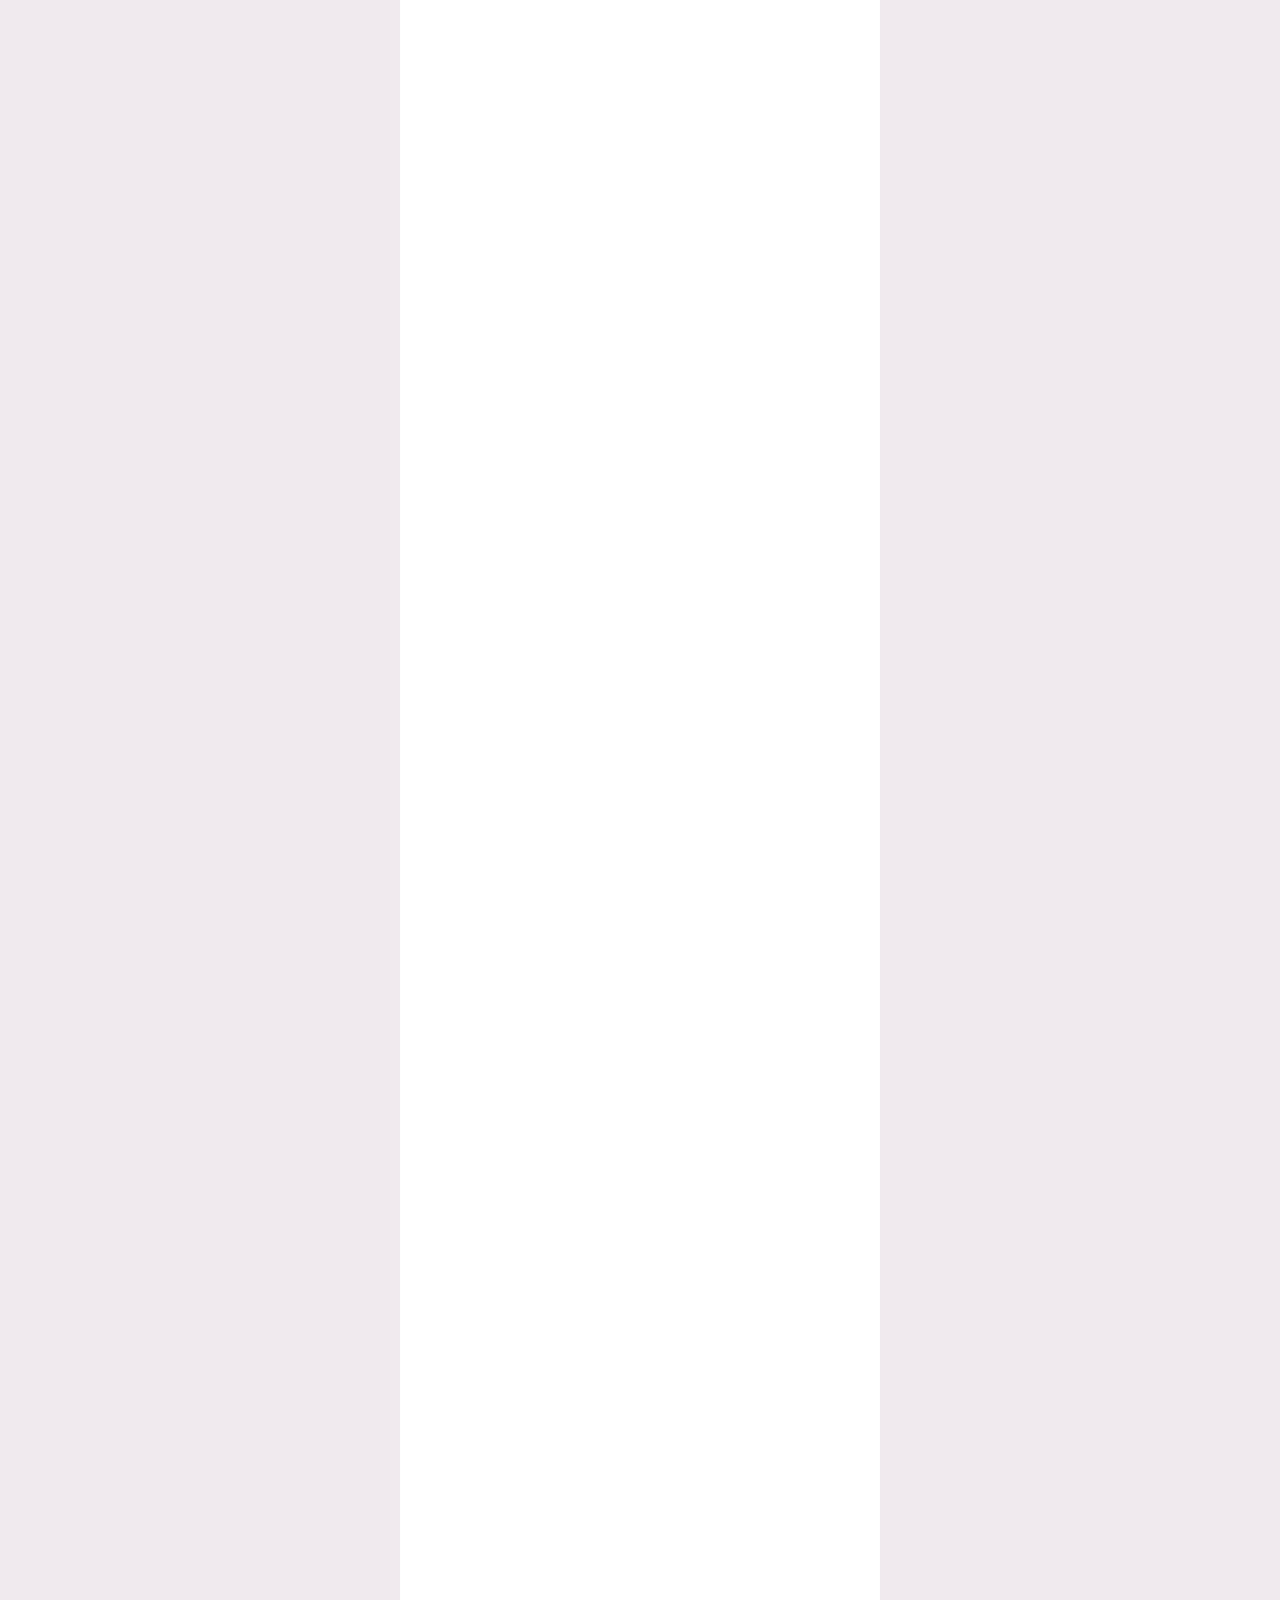
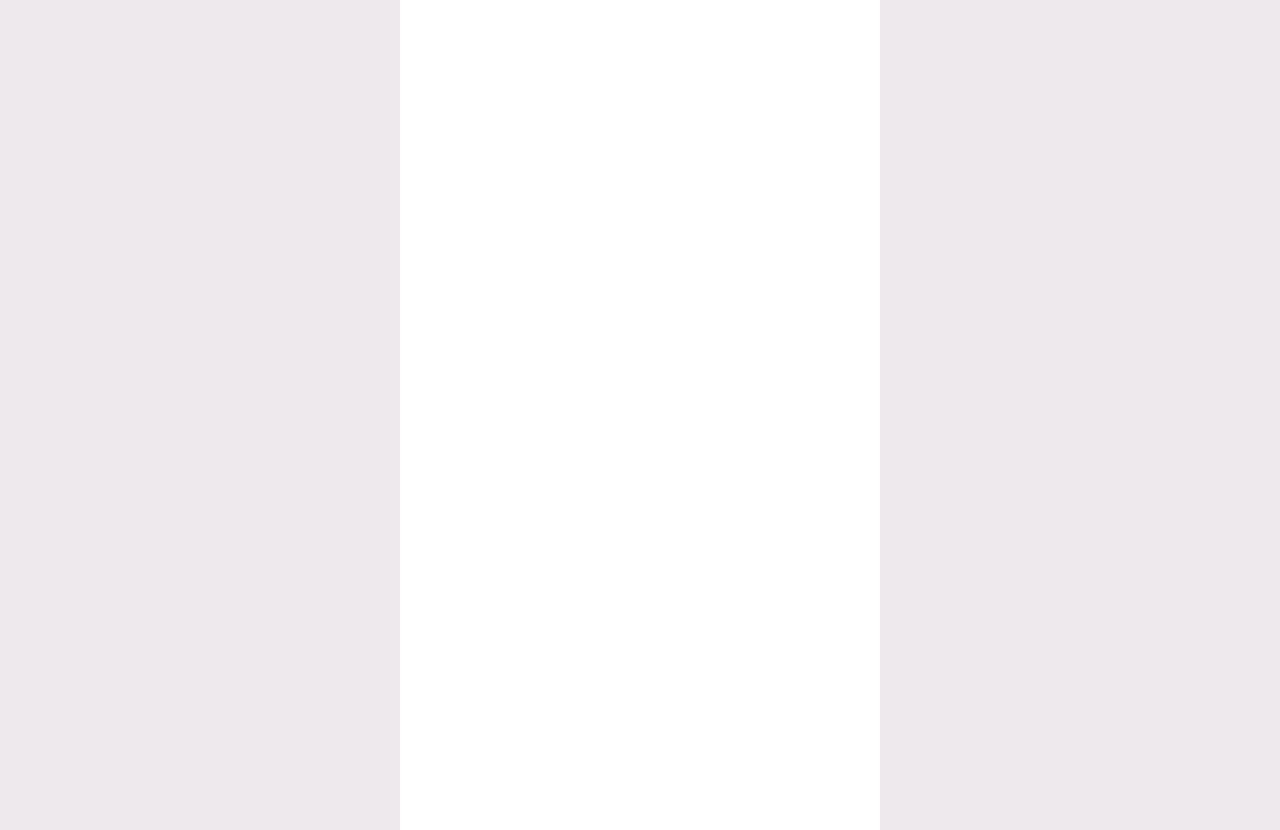
<file: gangneung.html>
<!DOCTYPE html>
<html lang="ja">
<head>
<meta charset="UTF-8">
<meta name="viewport" content="width=device-width, initial-scale=1, maximum-scale=1, user-scalable=no, viewport-fit=cover">
<title>大関嶺の山と江陵の海を巡る旅｜ここいこ</title>
<meta name="description" content="ソウル発の日帰りツアー。江陵≒軽井沢。">
<meta property="og:type" content="website">
<meta property="og:site_name" content="ここいこ">
<meta property="og:url" content="https://kokoiko-silk.vercel.app/gangneung.html">
<meta property="og:title" content="💌 一緒に行きたい旅、見つけたよ">
<meta property="og:description" content="[江陵] 大関嶺の山と江陵の海を巡る旅">
<meta property="og:image" content="https://kokoiko-silk.vercel.app/assets/img/og_gn.jpg">
<meta property="og:image:width" content="1200"><meta property="og:image:height" content="630">
<meta name="twitter:card" content="summary_large_image">
<link rel="preconnect" href="https://fonts.googleapis.com">
<link href="https://fonts.googleapis.com/css2?family=Noto+Sans+JP:wght@400;700;900&display=swap" rel="stylesheet">
<link rel="stylesheet" href="css/style.css?v=1127-7">
</head>
<body data-product="gangneung">
<div class="wrap" id="app"></div>
<script src="js/data.js?v=1127-7"></script>
<script src="js/common.js?v=1127-7"></script>
<script src="js/product.js?v=1127-7"></script>
</body>
</html>
</file>
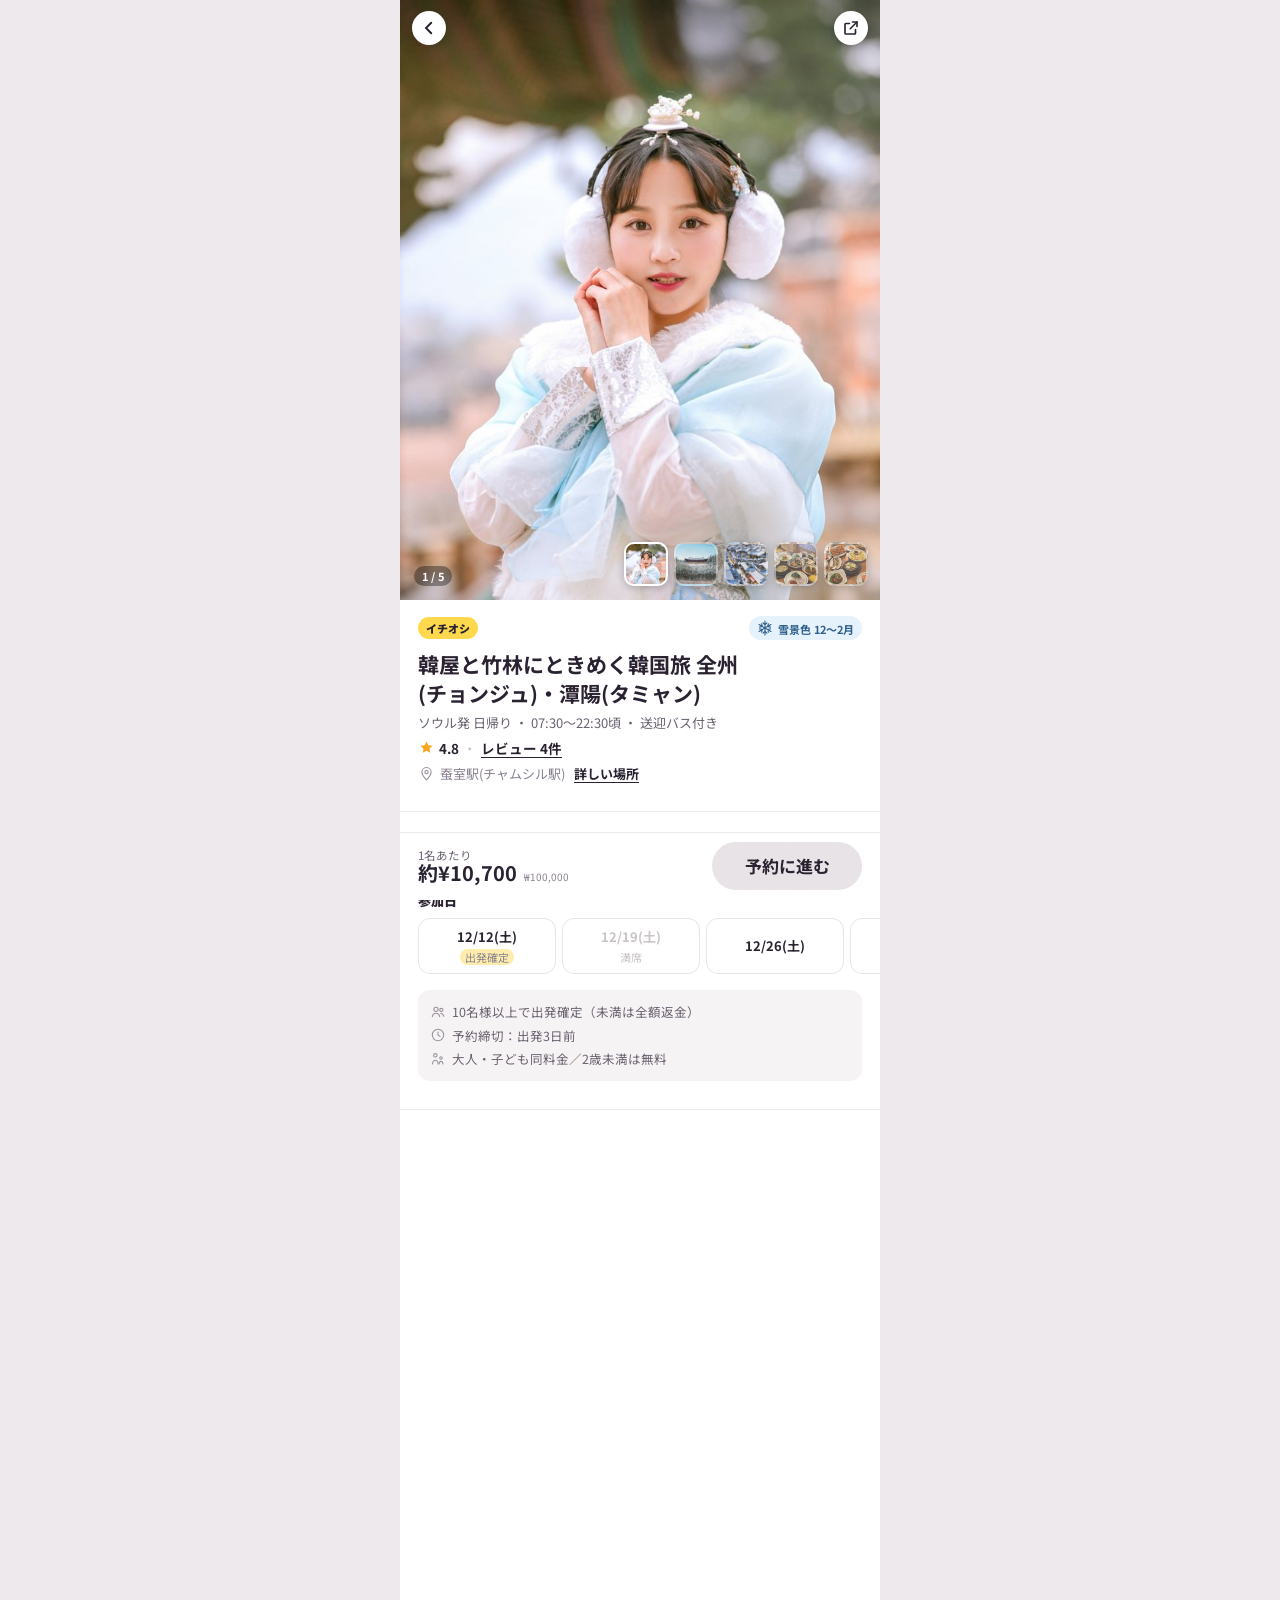
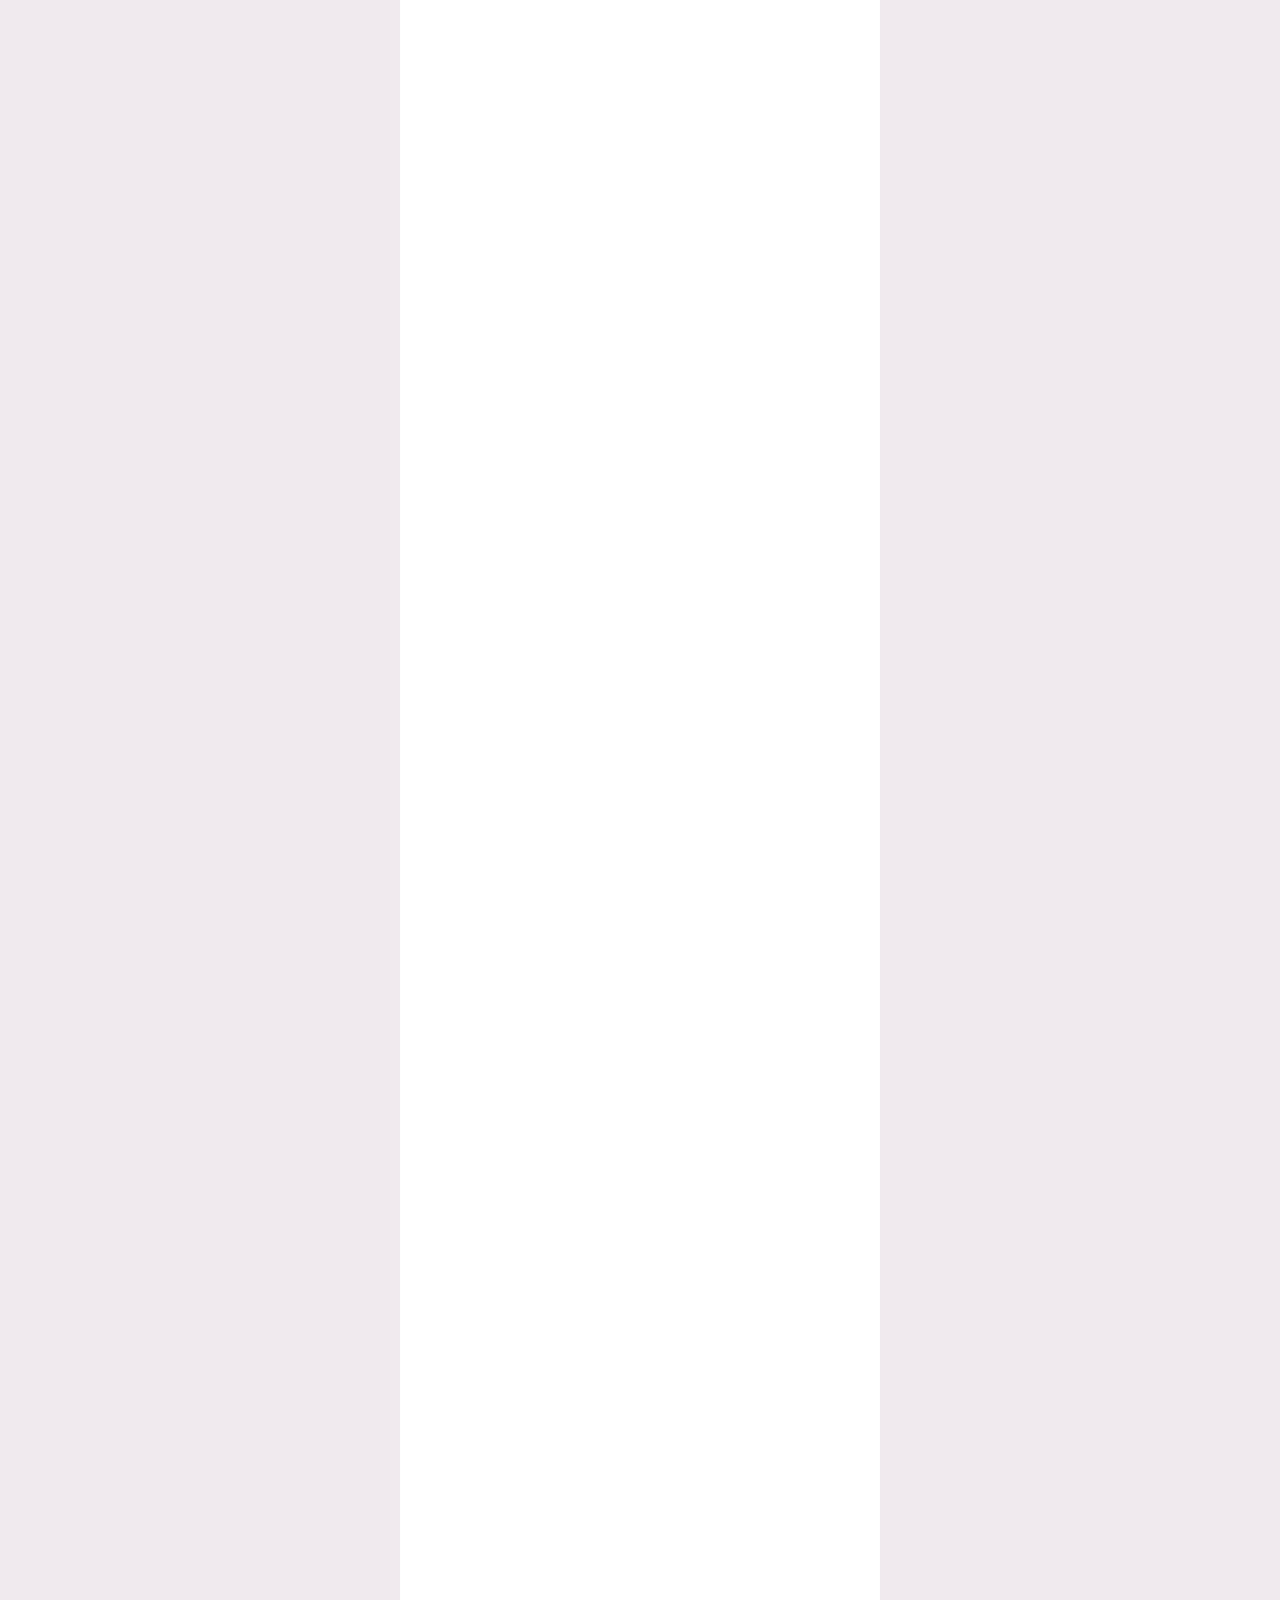
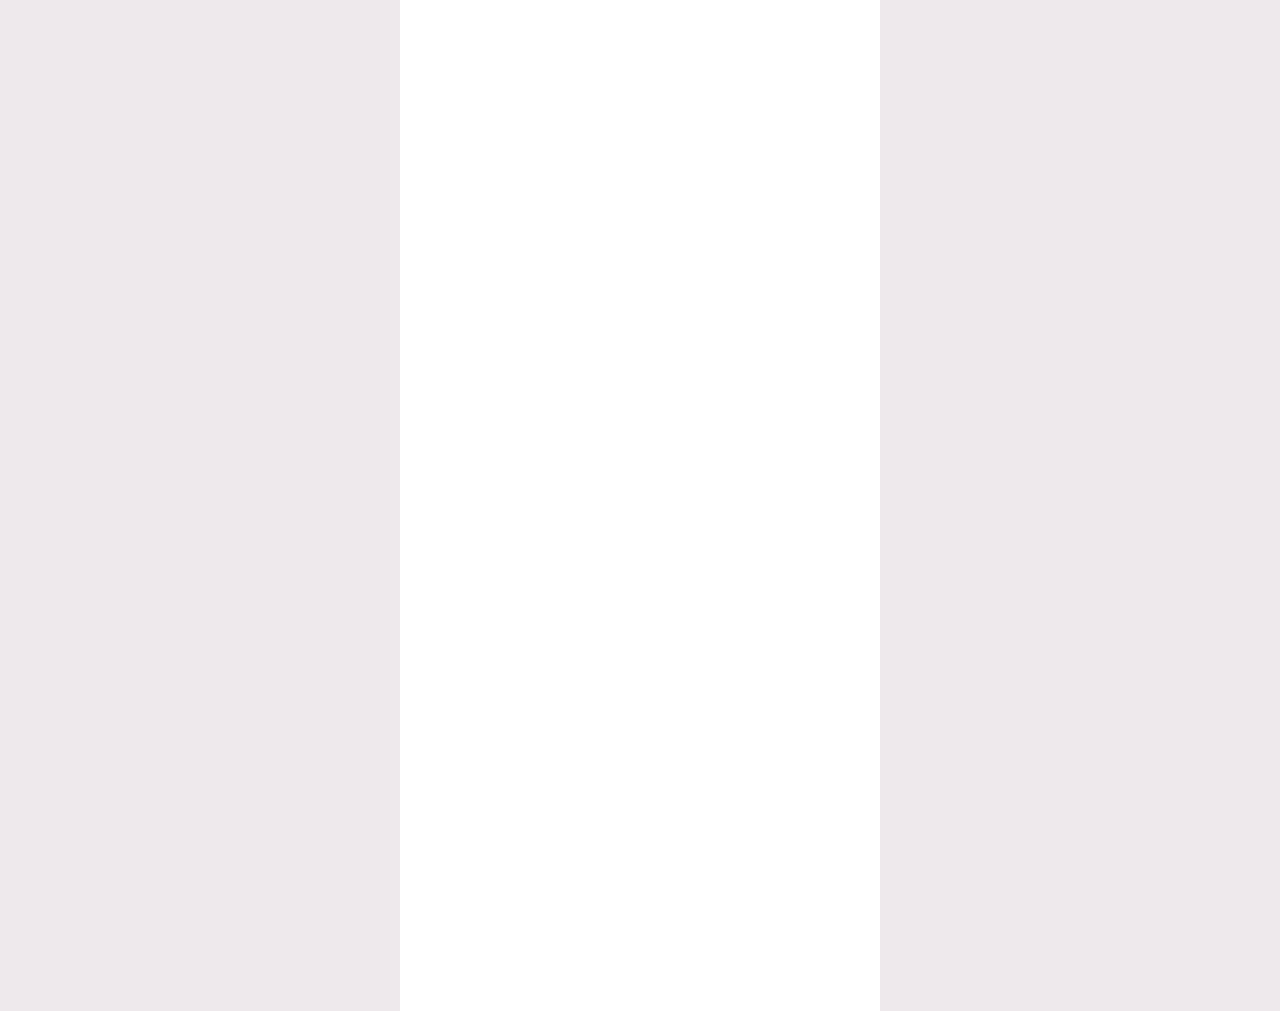
<file: jeonju-damyang.html>
<!DOCTYPE html>
<html lang="ja">
<head>
<meta charset="UTF-8">
<meta name="viewport" content="width=device-width, initial-scale=1, maximum-scale=1, user-scalable=no, viewport-fit=cover">
<title>韓屋と竹林にときめく韓国旅 ～全州・潭陽～｜ここいこ</title>
<meta name="description" content="ソウル発の日帰りツアー。全州・潭陽≒京都。">
<meta property="og:type" content="website">
<meta property="og:site_name" content="ここいこ">
<meta property="og:url" content="https://kokoiko-silk.vercel.app/jeonju-damyang.html">
<meta property="og:title" content="💌 一緒に行きたい旅、見つけたよ">
<meta property="og:description" content="[全州・潭陽] 韓屋と竹林にときめく韓国旅">
<meta property="og:image" content="https://kokoiko-silk.vercel.app/assets/img/og_jd.jpg">
<meta property="og:image:width" content="1200"><meta property="og:image:height" content="630">
<meta name="twitter:card" content="summary_large_image">
<link rel="preconnect" href="https://fonts.googleapis.com">
<link href="https://fonts.googleapis.com/css2?family=Noto+Sans+JP:wght@400;700;900&display=swap" rel="stylesheet">
<link rel="stylesheet" href="css/style.css?v=1127-7">
</head>
<body data-product="jeonju-damyang">
<div class="wrap" id="app"></div>
<script src="js/data.js?v=1127-7"></script>
<script src="js/common.js?v=1127-7"></script>
<script src="js/product.js?v=1127-7"></script>
</body>
</html>
</file>
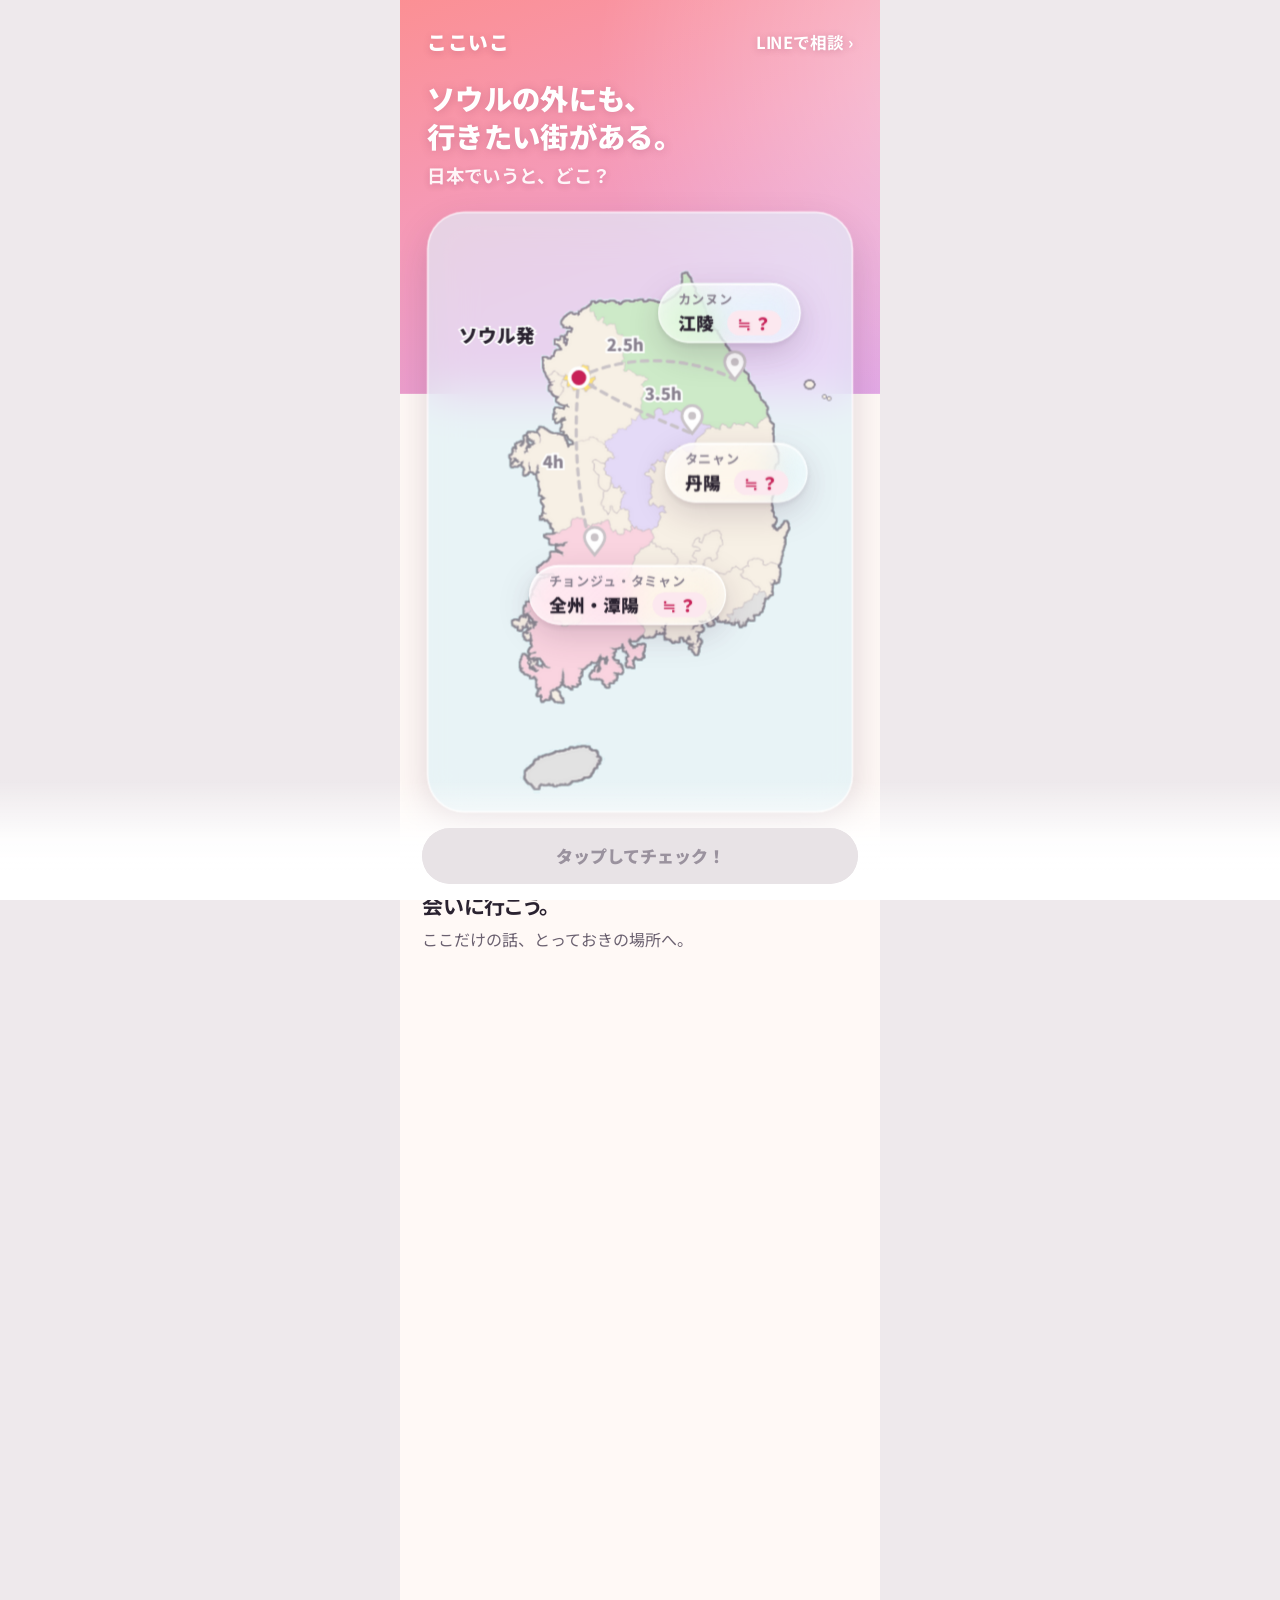
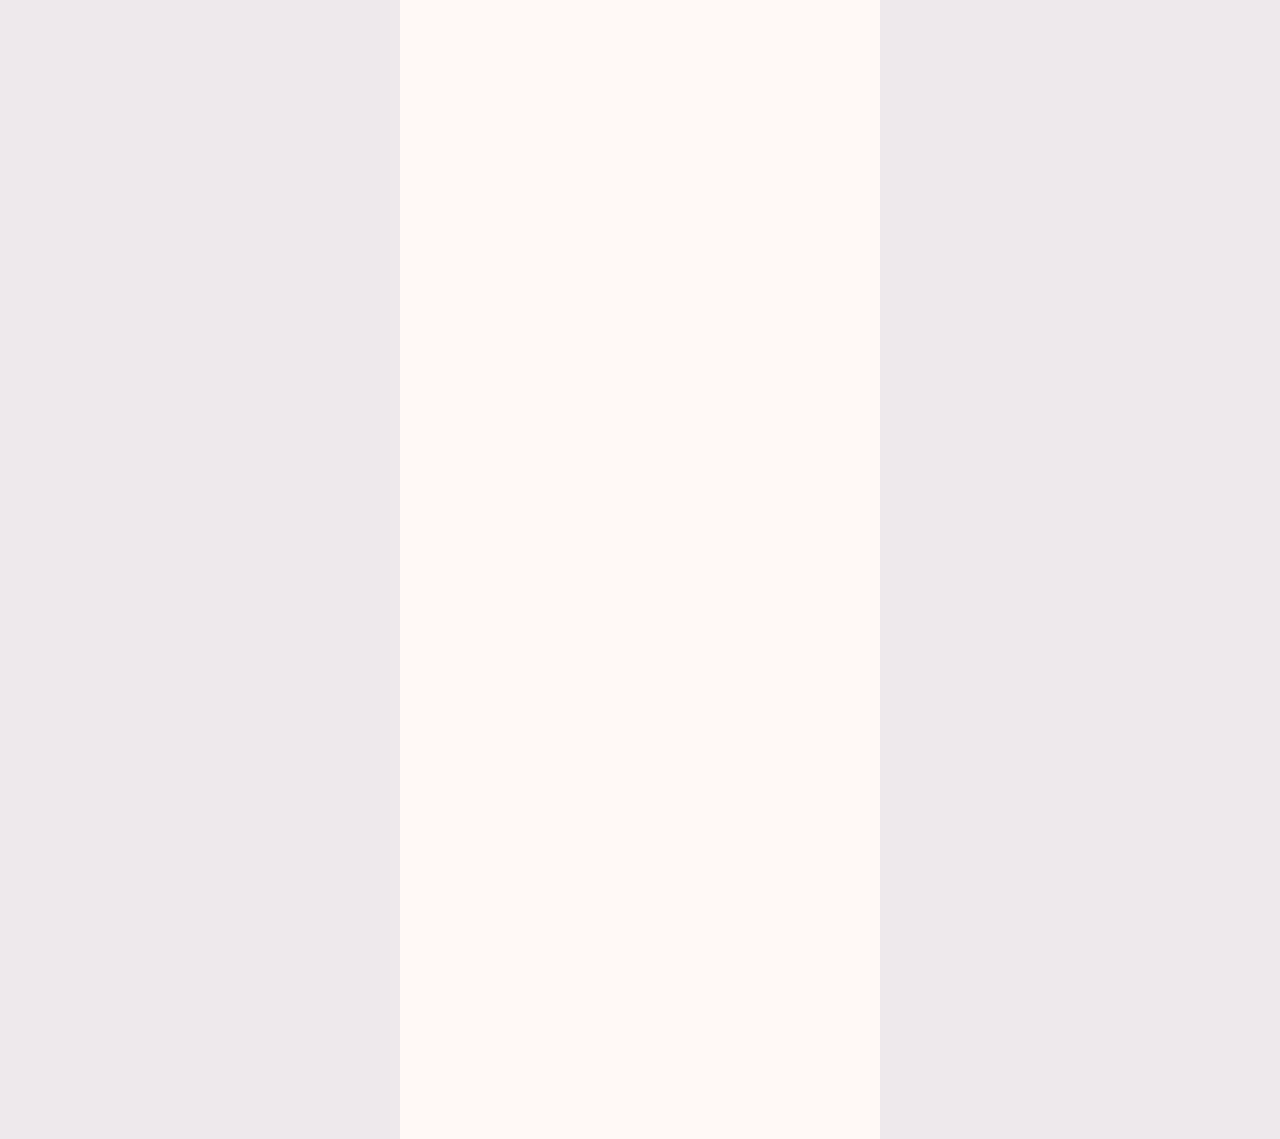
<file: success.html>
<!DOCTYPE html>
<html lang="ja">
<head>
<meta charset="UTF-8">
<meta name="viewport" content="width=device-width, initial-scale=1, maximum-scale=1, user-scalable=no, viewport-fit=cover">
<title>ご予約完了｜ここいこ</title>
<meta name="robots" content="noindex">
<link href="https://fonts.googleapis.com/css2?family=Noto+Sans+JP:wght@400;700;900&display=swap" rel="stylesheet">
<link rel="stylesheet" href="css/style.css?v=1127-7">
</head>
<body>
<div class="wrap" style="padding-bottom:16px">
  <div class="phd"><b style="margin:0 auto">お支払い結果</b></div>
  <main id="app"><div class="res"><div class="ic" style="background:#F5F3F4"><svg viewBox="0 0 24 24" width="30" height="30" fill="none" stroke-width="2" stroke-linecap="round" aria-hidden="true"><circle cx="12" cy="12" r="8.5" stroke="#F1E3E8"/><path class="kkspin" d="M12 3.5a8.5 8.5 0 0 1 8.5 8.5" stroke="#C82158"/></svg></div><h1>お支払いを確認しています…</h1><p>このままお待ちください。<br>画面を閉じないでください。</p></div></main>
</div>
<script src="js/data.js?v=1127-7"></script>
<script src="js/common.js?v=1127-7"></script>
<script>
// 결제 성공: 서버(/api/confirm)에서 금액 검증 후 승인 → 완료 화면 + 공유
(function () {
  var K = window.KOKOIKO, app = document.getElementById("app");
  var q = new URLSearchParams(location.search);
  var body = { paymentKey: q.get("paymentKey"), orderId: q.get("orderId"), amount: Number(q.get("amount")) };
  var bk = null; try { bk = JSON.parse(sessionStorage.getItem("kk_booking") || "null"); } catch (e) {}
  var p = null; // 결제 완료 후 서버가 돌려준 상품으로 정함

  function fail(code, message) {
    K.track("payment_fail", { code: code || "", stage: "confirm" });
    location.replace("fail.html?code=" + encodeURIComponent(code || "CONFIRM_FAILED") + "&message=" + encodeURIComponent(message || "") +
      (bk ? "&product=" + bk.product + "&date=" + bk.date + "&qty=" + bk.qty : ""));
  }
  if (!body.paymentKey || !body.orderId) { fail("INVALID_ACCESS", "決済情報が見つかりません。"); return; }

  fetch("/api/confirm", { method: "POST", headers: { "Content-Type": "application/json" }, body: JSON.stringify(body) })
    .then(function (r) { return r.json().then(function (j) { return { ok: r.ok, j: j }; }); })
    .then(function (res) {
      if (!res.ok) { fail(res.j.code, res.j.message); return; }
      var d = res.j;
      p = K.products[d.productId] || K.products[(bk && bk.product)] || K.products["jeonju-damyang"];
      var day = d.date || (bk && bk.date);
      K.track("purchase", { transaction_id: d.orderId, value: d.totalAmount, currency: "KRW", product: d.productId, quantity: d.qty });
      try { sessionStorage.removeItem("kk_form"); sessionStorage.removeItem("kk_sel_" + p.id); } catch (e) {}
      history.replaceState(null, "", location.pathname);
      var qty = d.qty || (bk && bk.qty) || 1;
      // 결제수단: 토스 승인 응답 method(한국어 값)를 일본어로 표시 — 문구 확인 필요(임시)
      var PAYM = { "카드": "クレジット・デビットカード", "간편결제": "簡単決済", "계좌이체": "口座振替", "가상계좌": "バーチャル口座", "휴대폰": "携帯電話決済" };
      app.innerHTML =
        // 1. 상태 + 예약 핵심(상품·참가일·인원·집합장소)
        '<div class="sec rhero"><h1 class="ok">決済完了</h1></div>' +
        '<div class="sec"><details class="acc chev"><summary>ご予約内容</summary><div class="accb ordb">' +
          '<div class="psum"><div class="im" style="background-image:url(' + K.img(p.hero[0]) + ')"></div><b>' + p.name + '</b></div>' +
          (day ? '<div class="rr"><span>参加日</span><b>' + K.jpLong(day) + ' ' + p.timeShort + '</b></div>' : '') +
          '<div class="rr"><span>人数</span><b>' + qty + '名</b></div>' +
          '<div class="rr"><span>集合場所</span><b>' + K.MEETING.ja + '<button type="button" class="cpy" id="addrCopy">コピー</button></b></div>' +
        '</div></details></div>' +
        // 2. 결제 내역(항목별 금액 → 합계 원화·엔화)
        '<div class="sec"><h2>お支払い内訳</h2>' +
          '<div class="rr"><span>参加費 ' + K.krw(p.priceKrw) + ' × ' + qty + '名</span><b>' + K.krw(p.priceKrw * qty) + '</b></div>' +
          '<div class="rr t"><span>合計</span><b class="ty2">' + K.yen(d.totalAmount, K.FALLBACK_JPY_PER_KRW) + '<small>' + K.krw(d.totalAmount) + '</small></b></div>' +
          '<div class="rr"><span>お支払い方法</span><b>' + (PAYM[d.method] || d.method || "—") + '</b></div>' +
          '<div class="rr"><span>注文番号</span><b class="oid">' + d.orderId + '</b></div>' +
          // 안내 1·2·3: 결제 페이지와 같은 문구·같은 양식(소제목 없이 금액 아래 박스)
          '<div class="cond2"><p>1. お支払い後は「予約待ち」、' + K.MIN_PEOPLE + '名集まった時点で出発確定。</p><p>2. ' + K.MIN_PEOPLE + '名未満の場合は出発' + K.CLOSE_DAYS_BEFORE + '日前にご連絡し、全額返金。</p><p>3. 出発' + K.CLOSE_DAYS_BEFORE + '日前まで全額返金、それ以降のキャンセルは返金不可。</p></div>' +
        '</div>' +
        // 4. 다음 행동
        '<div class="ract"><a class="cta" href="index.html">確認</a><a class="tl ext" id="lineBtn" href="#">LINEで問い合わせる ›</a></div>';
      K.getRate().then(function (c) { var y = document.querySelector('.rr.t .ty2'); if (y) y.firstChild.nodeValue = K.yen(d.totalAmount, c.rate); });
      document.getElementById("addrCopy").onclick = function () {
        var t = K.MEETING.ko, ok = function () { K.toast("住所をコピーしました"); };
        if (navigator.clipboard) navigator.clipboard.writeText(t).then(ok, ok); else ok();
      };
      document.getElementById("lineBtn").onclick = function (e) { e.preventDefault(); K.track("line_click", { place: "complete" }); if (K.LINE_ADD_URL) location.href = K.LINE_ADD_URL; else K.toast("ただいま準備中です"); };
    })
    .catch(function () { fail("NETWORK", "通信エラーが発生しました。"); });
})();
</script>
<button class="totop nobar" id="totop" aria-label="ページの先頭へ"><svg viewBox="0 0 24 24" width="20" height="20" fill="none" stroke="#2A2230" stroke-width="2" stroke-linecap="round" stroke-linejoin="round"><path d="M6 14l6-6 6 6"/></svg></button>
<script>(function(){var t=document.getElementById("totop");if(!t)return;addEventListener("scroll",function(){t.classList.toggle("on",scrollY>600)},{passive:true});t.onclick=function(){scrollTo({top:0,behavior:"smooth"})};})();</script>
</body>
</html>
</file>
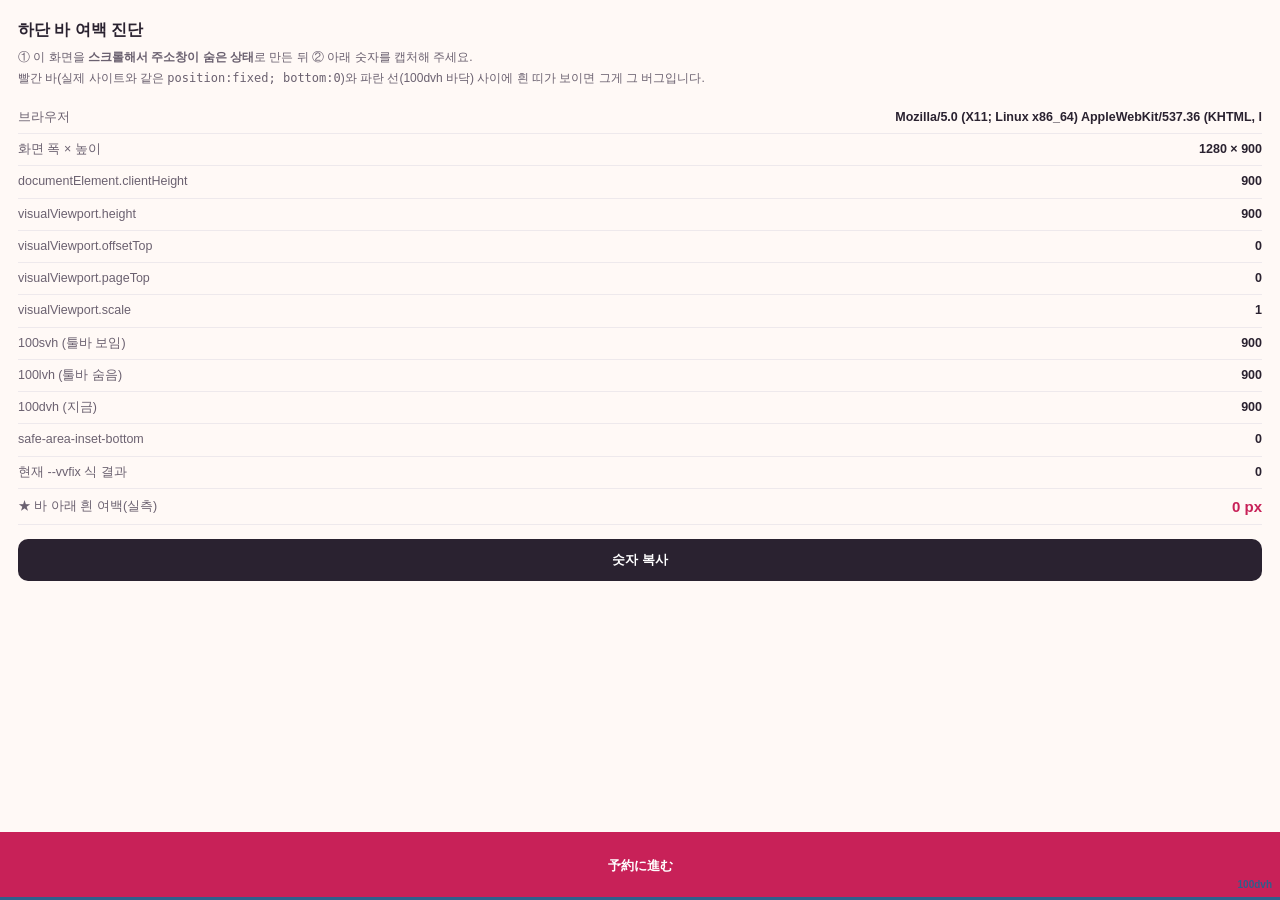
<file: vvdiag.html>
<!DOCTYPE html>
<html lang="ko"><head>
<meta charset="utf-8">
<meta name="viewport" content="width=device-width,initial-scale=1,viewport-fit=cover">
<title>하단 바 진단</title>
<style>
  :root{--sab:env(safe-area-inset-bottom,0px)}
  *{box-sizing:border-box}
  body{margin:0;font:13px/1.7 -apple-system,BlinkMacSystemFont,"Noto Sans KR",sans-serif;color:#2A2230;background:#FFF9F6}
  .pad{padding:16px 18px 240px}
  h1{font-size:16px;margin:0 0 4px}
  .hint{color:#6B6170;font-size:12px;margin:0 0 14px}
  table{width:100%;border-collapse:collapse;font-variant-numeric:tabular-nums}
  td{padding:5px 0;border-bottom:1px solid #EEE9EC;font-size:12.5px}
  td:first-child{color:#6B6170}
  td:last-child{text-align:right;font-weight:700}
  .big{font-size:15px;color:#C82158}
  /* 측정용: 실제 사이트와 같은 방식의 고정 바 */
  .bar{position:fixed;left:0;right:0;bottom:0;height:68px;padding-bottom:var(--sab);
       background:#C82158;color:#fff;display:flex;align-items:center;justify-content:center;
       font-weight:700;z-index:50}
  /* 화면 진짜 바닥에 붙는 기준선(100dvh 기준) — 바와 이 선 사이가 "흰 여백" */
  .ruler{position:fixed;left:0;right:0;top:calc(100dvh - 3px);height:3px;background:#2F5F8C;z-index:60}
  .lab{position:fixed;right:8px;top:calc(100dvh - 24px);font-size:10px;color:#2F5F8C;font-weight:700;z-index:60}
  button{width:100%;margin-top:14px;padding:12px;border:0;border-radius:10px;background:#2A2230;color:#fff;font-size:13px;font-weight:700}
</style></head><body>
<div class="pad">
  <h1>하단 바 여백 진단</h1>
  <p class="hint">① 이 화면을 <b>스크롤해서 주소창이 숨은 상태</b>로 만든 뒤 ② 아래 숫자를 캡처해 주세요.<br>
  빨간 바(실제 사이트와 같은 <code>position:fixed; bottom:0</code>)와 파란 선(100dvh 바닥) 사이에 흰 띠가 보이면 그게 그 버그입니다.</p>
  <table id="t"></table>
  <button onclick="copy()">숫자 복사</button>
</div>
<div class="ruler"></div><div class="lab">100dvh</div>
<div class="bar" id="bar">予約に進む</div>
<script>
var rows=[
 ['브라우저', function(){return navigator.userAgent.slice(0,60)}],
 ['화면 폭 × 높이', function(){return innerWidth+' × '+innerHeight}],
 ['documentElement.clientHeight', function(){return document.documentElement.clientHeight}],
 ['visualViewport.height', function(){return vv?Math.round(vv.height*100)/100:'-'}],
 ['visualViewport.offsetTop', function(){return vv?Math.round(vv.offsetTop*100)/100:'-'}],
 ['visualViewport.pageTop', function(){return vv?Math.round(vv.pageTop*100)/100:'-'}],
 ['visualViewport.scale', function(){return vv?vv.scale:'-'}],
 ['100svh (툴바 보임)', function(){return m('svh')}],
 ['100lvh (툴바 숨음)', function(){return m('lvh')}],
 ['100dvh (지금)', function(){return m('dvh')}],
 ['safe-area-inset-bottom', function(){return m2()}],
 ['현재 --vvfix 식 결과', function(){return vv?Math.round(vv.height+vv.offsetTop-document.documentElement.clientHeight):'-'}],
 ['★ 바 아래 흰 여백(실측)', function(){return gap()+' px'}]
];
var vv=window.visualViewport, probe=document.createElement('div');
probe.style.cssText='position:absolute;top:-9999px;width:1px';document.body.appendChild(probe);
function m(u){probe.style.height='100'+u;return Math.round(probe.getBoundingClientRect().height*100)/100}
function m2(){probe.style.height='env(safe-area-inset-bottom,0px)';var h=probe.getBoundingClientRect().height;return Math.round(h*100)/100}
function gap(){var b=document.getElementById('bar').getBoundingClientRect();
  var bottom=vv?(vv.height+vv.offsetTop):innerHeight;return Math.round((bottom-b.bottom)*10)/10}
function draw(){var h='';for(var i=0;i<rows.length;i++){var v;try{v=rows[i][1]()}catch(e){v='err'}
  h+='<tr><td>'+rows[i][0]+'</td><td class="'+(i===rows.length-1?'big':'')+'">'+v+'</td></tr>'}
  document.getElementById('t').innerHTML=h}
function copy(){var s='';for(var i=0;i<rows.length;i++){var v;try{v=rows[i][1]()}catch(e){v='err'}s+=rows[i][0]+': '+v+'\n'}
  navigator.clipboard&&navigator.clipboard.writeText(s);alert('복사했습니다')}
draw();setInterval(draw,200);
if(vv){vv.addEventListener('resize',draw);vv.addEventListener('scroll',draw)}
addEventListener('scroll',draw);addEventListener('resize',draw);
</script></body></html>
</file>
<file: css/style.css>
/* V26: 메인↔상세 페이지 전환 — Cross-document View Transitions API. 지원 브라우저만 자동 적용, 미지원은 기존처럼 즉시 이동(위험 없음) */
@view-transition{navigation:auto}
::view-transition-old(root){animation:kkOut .32s cubic-bezier(.2,.0,.2,1) both}
::view-transition-new(root){animation:kkIn .32s cubic-bezier(.2,.0,.2,1) both}
@keyframes kkOut{to{opacity:0;transform:translateX(-18px) scale(.98)}}
@keyframes kkIn{from{opacity:0;transform:translateX(18px)}}
@media(prefers-reduced-motion:reduce){::view-transition-old(root),::view-transition-new(root){animation:none!important}}

/* ここいこ — Liquid glass (floating controls only) / main #C82158 */
:root{--g-text:#2A2230;--g-sub:#6B6170;--g-mute:#8A8290;--g-off:#9A929E;--g-mark:#C9C3C7;--g-offbg:#E8E3E6;--g-line:#EEE9EC;--g-fill:#F5F3F4;--rose:#C82158;--ink:#2A2230;--sub:#6B6170;--mute:#8A8290;--line:#EEE9EC;--bg:#FFF9F6;--glass:linear-gradient(135deg,rgba(255,255,255,.62),rgba(255,255,255,.28));--glass-sh:inset 0 1px 0 rgba(255,255,255,.95),inset 0 0 18px rgba(255,255,255,.35),0 10px 30px rgba(60,30,60,.18),0 2px 6px rgba(60,30,60,.10)}
*{box-sizing:border-box}
html,body{margin:0;padding:0}
body{font-family:"Noto Sans JP",sans-serif;color:var(--ink);background:#EEE9EC;-webkit-font-smoothing:antialiased}
a{color:inherit;text-decoration:none}
button{font:inherit;color:inherit;cursor:pointer;appearance:none;-webkit-appearance:none;background:none;border:0}
.wrap{max-width:480px;margin:0 auto;background:#fff;min-height:100vh;position:relative;padding-bottom:calc(70px + env(safe-area-inset-bottom,0px));overflow-x:hidden}  /* 상세: 푸터 마지막 줄 ~ 하단 바 윗면 23px (S4) */
.wrap.main{background:var(--bg);padding-bottom:73px}  /* 메인: 떠 있는 바(16+56) 기준 23px (S4) */
.lg{background:var(--glass);backdrop-filter:blur(14px) saturate(180%);-webkit-backdrop-filter:blur(14px) saturate(180%);border:1px solid rgba(255,255,255,.9);box-shadow:var(--glass-sh)}
/* ---------- Main: first screen (390-wide stage, scaled) ---------- */
.stage-wrap{position:relative;overflow:hidden}
.stage{width:390px;height:752px;position:relative;transform-origin:top left}
.stage .top{position:absolute;inset:0 -300px auto -300px;height:320px;background:linear-gradient(160deg,#FF8A80 0%,#F59AB8 45%,#D9A6F7 100%)}
.stage .top:after{content:"";position:absolute;inset:0;background:radial-gradient(circle at 80% 20%,rgba(255,255,255,.45),transparent 40%)}
.stage .hd{position:absolute;left:22px;right:22px;top:26px;display:flex;justify-content:space-between;align-items:center;z-index:3;color:#fff;text-shadow:0 1px 6px rgba(120,30,70,.25)}
.stage .hd b{font-size:19px;letter-spacing:.04em;font-weight:900}
.stage .hd a{font-size:13.5px;font-weight:700;color:#fff;text-decoration:none}
.stage .hero{position:absolute;left:22px;right:22px;top:86px;color:#fff;z-index:2}
.stage .hero h1{font-size:26px;line-height:1.35;margin:0;font-weight:900;text-shadow:0 1px 8px rgba(120,30,70,.25)}
.stage .hero p{font-size:13.5px;margin:6px 0 0;line-height:1.6}
.mapbox img,.mapbox svg{position:absolute;left:24px;top:6px;width:328px}
.mtag small{font-weight:700;color:var(--rose);margin-left:4px}
.mtag.on{background:linear-gradient(135deg,#C82158,#C82158);color:#fff}
.mtag.on small{color:#fff}
.season{position:absolute;right:12px;bottom:14px;font-weight:900;font-size:13px;border-radius:99px;padding:6px 12px;color:#2F5F8C}
.ichi{font-size:11px;font-weight:900;background:#fff;color:var(--rose);border:1.5px solid var(--rose);border-radius:99px;padding:1px 8px}
/* ---------- Main: products ---------- */
.psec{padding:8px 18px 8px;margin:10px 0 14px}  /* S10: 헤드라인 묶음 마진 위 10·아래 14, 패딩 위아래 8 (2026-11-27 사용자 지정값) */
.big + .psec{margin-top:42px}  /* 카드 뒤 헤드라인 위를 지도 뒤와 같은 50px로 맞춘다. 지도 뒤는 래퍼의 그림자 자리 32px이 더 있어 32+10+8=50, 카드 뒤는 42+8=50 (1127-5) */
.psec h2{font-size:21px;margin:0;line-height:1.4}
.psec p{font-size:16px;color:var(--sub);margin:6px 0 0}
.slides{display:flex;height:100%;overflow-x:auto;scroll-snap-type:x mandatory;scrollbar-width:none}
.slides::-webkit-scrollbar{display:none}
.slides>div{flex:0 0 100%;height:100%;scroll-snap-align:start;background-size:cover;background-position:center 20%;position:relative}
.big:before{content:"";position:absolute;inset:0 0 auto 0;height:90px;background:linear-gradient(180deg,rgba(0,0,0,.35),transparent);z-index:1;pointer-events:none}
.dots{position:absolute;top:12px;left:0;right:0;display:flex;justify-content:center;gap:6px;z-index:2;pointer-events:none}
.dots i{width:7px;height:7px;border-radius:99px;background:rgba(255,255,255,.55);transition:.2s}
.dots i.on{width:20px;background:#fff}
.cnt{position:absolute;top:10px;right:12px;font-size:11px;font-weight:700;color:#fff;background:rgba(0,0,0,.35);border-radius:99px;padding:2px 8px;z-index:2}
.cap{position:absolute;left:14px;top:34px;font-size:12px;font-weight:700;color:#fff;text-shadow:0 1px 6px rgba(0,0,0,.5);z-index:2}
.th{position:absolute;right:12px;bottom:158px;display:flex;gap:6px;z-index:2}
.th button.on{border-color:#fff;opacity:1}
.arr{position:absolute;right:10px;top:42%;width:38px;height:38px;border-radius:50%;display:flex;align-items:center;justify-content:center;z-index:2;background:linear-gradient(135deg,rgba(255,255,255,.55),rgba(255,255,255,.25));backdrop-filter:blur(10px);-webkit-backdrop-filter:blur(10px);border:1px solid rgba(255,255,255,.85);box-shadow:0 4px 12px rgba(0,0,0,.2)}
.chip{display:inline-block;font-size:11px;font-weight:900;border-radius:99px;padding:1px 8px}
.chip.snow{background:rgba(255,255,255,.85);color:#2F5F8C;margin-left:4px}
.big .t{font-size:18px;font-weight:900;margin:6px 0 2px}
.big .s{font-size:12px;color:#6B6170}
.prow{display:flex;justify-content:space-between;align-items:center;margin-top:8px}
.pr{font-size:18px;font-weight:900}
.pr small{font-size:11px;font-weight:400;color:var(--sub)}
.go{background:var(--rose);color:#fff;font-weight:900;font-size:13px;border-radius:99px;padding:7px 14px}
.sm{display:flex;gap:10px;margin:14px 12px 12px}
.stack{display:flex;flex-direction:column;gap:3px}
.stack .im{height:140px;background-size:cover;background-position:center;position:relative;overflow:hidden}
.stack video{width:100%;height:100%;object-fit:cover;display:block}
.vplay{position:absolute;left:50%;top:50%;width:44px;height:44px;margin:-22px 0 0 -22px;border-radius:50%;display:flex;align-items:center;justify-content:center;background:rgba(255,255,255,.28);backdrop-filter:blur(6px);-webkit-backdrop-filter:blur(6px);border:1.5px solid rgba(255,255,255,.8);pointer-events:none}
.sm .bd{padding:10px 12px}
.sm .t{font-size:15px;font-weight:900}
.sm .s{font-size:12px;color:#6B6170;margin-top:2px}
/* ---------- bottom bars ---------- */
.bar{position:fixed;bottom:16px;left:50%;transform:translateX(-50%) translateZ(0);width:calc(min(100vw,480px) - 24px);border-radius:34px;padding:8px;display:flex;gap:8px;align-items:center;z-index:20}
.bar.solid{background:#fff;border:1px solid #EEE9EC;box-shadow:0 10px 30px rgba(60,30,60,.18)}
.share{width:50px;height:50px;flex:none;border-radius:50%;display:flex;align-items:center;justify-content:center;border:1px solid rgba(255,255,255,.9);background:var(--glass);box-shadow:var(--glass-sh)}
.cta small{display:block;font-size:11px;font-weight:400;opacity:.92}
.cta[disabled],.cta.off{background:#E8E3E6;color:#9A929E;box-shadow:none;cursor:default}
.barbg{position:fixed;left:0;right:0;bottom:0;height:80px;background:linear-gradient(180deg,rgba(255,249,246,0),#FFF9F6 60%);z-index:19;pointer-events:none}
.bprice{flex:1;padding-left:12px;line-height:1.25;min-width:0}
.bprice span{display:block;font-size:11.5px;color:var(--sub);white-space:nowrap}
.bprice span em{font-style:normal;color:#E2343B;font-weight:900;margin-right:5px}
.bprice span s{color:#aaa}
.bprice b{font-size:20px}
.bprice small{font-size:10px;color:var(--mute);margin-left:7px}
.bar .cta.w{flex:none;width:150px}
/* ---------- Detail ---------- */
.dtop{position:fixed;top:0;left:50%;transform:translateX(-50%);width:min(100vw,480px);height:56px;display:flex;align-items:center;justify-content:space-between;padding:0 12px;z-index:30;transition:background .2s}
.dtop .ttl{font-size:14px;font-weight:900;opacity:0;transition:.2s;white-space:nowrap;overflow:hidden;text-overflow:ellipsis;max-width:65%}
.dtop.solid{background:#fff;border-bottom:1px solid var(--line);box-shadow:0 2px 8px rgba(0,0,0,.05)}
.dtop.solid .ttl{opacity:1}
.dtop.solid .ib{box-shadow:none;background:transparent}
.dhero{height:440px;position:relative;background:#ddd}
.dhero .slides>div{background-position:center}
.dhero:before{content:"";position:absolute;inset:0 0 auto;height:90px;background:linear-gradient(180deg,rgba(0,0,0,.35),transparent);z-index:1;pointer-events:none}
.chips span{display:inline-block;font-size:11px;font-weight:900;border-radius:99px;padding:2px 9px;margin-right:4px}
.c-like{background:#FFF3B8}
.c-ichi{background:#fff;color:var(--rose);border:1.5px solid var(--rose)}
.sec h1{font-size:21px;line-height:1.4;margin:10px 0 4px}
.sub{font-size:13px;color:var(--sub)}
.price{margin-top:12px;display:flex;align-items:baseline;gap:8px;flex-wrap:wrap}
.price b{font-size:26px}
.price small{font-size:12px;color:var(--sub)}
.note{font-size:11px;color:var(--mute);margin-top:4px;line-height:1.6}
.sec h2{font-size:17px;margin:0 0 16px}
.h2row{display:flex;justify-content:space-between;align-items:center;margin-bottom:4px}
.h2row h2{margin:0}
.lbl{font-size:13px;font-weight:900;margin:14px 0 8px}
.h2row+.lbl,#sSel>.lbl:first-child{margin-top:22px}  /* S9: 소제목 → 다음 묶음의 라벨 */
.c{display:inline-block;border:1.5px solid #E8E3E6;border-radius:12px;padding:8px 12px;font-size:13px;font-weight:700;margin:0 6px 6px 0;background:#fff}
.c.sel{border-color:var(--rose);color:var(--rose);background:#FDF0F4}
.c.tm{text-align:left;min-height:44px;display:inline-flex;align-items:center;box-sizing:border-box}
.c{text-align:left}
.c b{display:block;font-size:13px;font-weight:700}
.c small{display:block;margin-top:3px;font-size:11px;font-weight:400;color:var(--mute)}  /* 참가일 칩 상태 줄 */
.c small .ok{background:rgba(255,216,77,.45);border-radius:99px;padding:0 5px}  /* 안 고른 출발 확정일 */
.c.sel small{color:var(--mute)}
.c.full{color:#C9C3C7}  /* 매진 칩: 누르기 전 = 다른 칩과 같은 흰 바탕·테두리, 글자만 표시색 #C9C3C7 (1127-6) */
.c.full.fsel{background:#F5F3F4;border-color:#F5F3F4}  /* 누른 뒤 = 면 #F5F3F4 평면 */
.c.full small{color:#C9C3C7}  /* .c small 의 --mute 를 덮어 날짜와 같은 색으로 */
.meet{font-size:13px;font-weight:700;margin-top:2px}
.qrow{display:flex;justify-content:space-between;align-items:center}
.qp{line-height:1.25;min-width:0}
.qp>span{display:block;font-size:11.5px;color:var(--sub);white-space:nowrap}  /* 하단 바의 「合計（n名）」 줄과 같은 모양 */
.qrow b{font-size:15px;white-space:nowrap}
.qrow small{font-size:10px;color:var(--mute);margin-left:5px;white-space:nowrap}  /* 엔화 옆 원화(가로) — 간격은 엔화 크기의 0.35배 */
.pill{display:flex;align-items:center;gap:6px;border:1.5px solid #E8E3E6;border-radius:99px;padding:0 8px;min-height:44px;box-sizing:border-box}  /* 54 → 44px: 줄 높이를 낮춰 금액과 라벨이 벌어지지 않게 */
.pill button{background:none;border:0;font-size:20px;width:34px;height:34px}  /* 누르는 영역은 아래 min-height 44px로 확보 */
.pill output{font-size:16px;font-weight:900;min-width:20px;text-align:center}
.info b{color:var(--rose)}
.food{margin-top:26px;background:#FFF6F0;border-radius:18px;padding:16px}
.food h3{margin:0;font-size:16px}
.food .s{font-size:13px;color:#8A8290;margin-top:2px}
.fg{display:grid;grid-template-columns:1fr 1fr;gap:8px;margin-top:12px}
.fg div{height:120px;border-radius:12px;background-size:cover;background-position:center;position:relative}
.fg .fzoom{cursor:pointer}
.lb img,.lb video{-webkit-user-select:none;user-select:none;-webkit-touch-callout:none;pointer-events:auto}
.fg div[style*="gn_sgcl"]{background-position:center 30%}
.fg span{position:absolute;right:8px;bottom:8px;font-size:11px;font-weight:900;background:#fff;border-radius:99px;padding:2px 8px}
.fl{font-size:12.5px;color:#6B6170;line-height:1.7;margin-top:10px}
.rec{margin-top:24px;background:#F5F3F4;border-radius:16px;padding:14px 16px}
.rec b{font-size:15px}
.rec div{font-size:13.5px;margin-top:8px}
.rec i{font-style:normal;color:var(--rose);font-weight:900;margin-right:6px}
.gal{display:grid;grid-template-columns:1fr 1fr 1fr 1fr;grid-template-rows:86px 86px;gap:6px}
.gal button:first-child{grid-column:1/3;grid-row:1/3}
.sl{position:relative;padding-left:22px}
.sl:before{content:"";position:absolute;left:5px;top:10px;bottom:10px;border-left:1.5px solid #E8E3E6}
.si{position:relative;margin-bottom:10px}
.si:before{content:"";position:absolute;left:-22px;top:20px;width:11px;height:11px;border-radius:50%;background:#E8E3E6}
.si small{display:block;font-size:11px;color:#9A929E}
.si b{font-size:14px;font-weight:700}
.rv{display:flex;gap:8px}
.rv div{flex:1;height:150px;border-radius:14px;background:#E8E3E6;display:flex;align-items:center;justify-content:center;color:#aaa;font-size:11px;text-align:center}
.mpc iframe{width:100%;height:170px;border:0;display:block}
details.acc + details.acc{border-top:1px solid var(--line)}  /* 구분선은 항목 사이에만 — 묶음의 위·아래는 섹션 선이 맡아 선이 겹쳐 보이지 않게 (2026-11-25) */
.sec h2.qah{margin-bottom:2px}  /* Q&A 소제목 → 첫 항목 글자 16px = 소제목 2 + 항목 패딩 14 (S5, 1127-6) */
details.acc summary{list-style:none;padding:14px 0;display:flex;justify-content:space-between;font-size:14px;font-weight:600;cursor:pointer}  /* 누르는 것이므로 본문색 굵게(D39). 소제목(17px·700)보다는 가볍게 — 크기 3px·굵기 100 차이로 구분 (1127-7) */
details.acc summary::-webkit-details-marker{display:none}
details.acc summary:after{content:"＋";font-size:17px;line-height:20px;margin-right:2px}  /* ＋ 크기 14→17px, 오른쪽 끝에서 2px 안쪽. line-height 고정으로 행 높이 48px 유지 (1127-7) */
details.acc:not(.chev) summary:after{font-size:17px;line-height:20px;margin-right:2px}  /* ＋/− 크기·왼쪽으로 2px (1127-7). line-height 고정으로 항목 행 높이 48px 유지 */
details.acc[open] summary:after{content:"−"}
/* 주문 요약 토글: ＋/− 대신 셰브론 */
details.acc.chev summary:after{content:"";width:11px;height:11px;border-right:2px solid #9A929E;border-bottom:2px solid #9A929E;transform:rotate(45deg);margin:2px 3px 0 0;transition:transform .2s}
details.acc.chev[open] summary:after{transform:rotate(-135deg);margin-top:6px}
details.acc.chev summary{padding:0;font-size:17px;font-weight:900;align-items:center}
details.acc.chev[open] summary{padding-bottom:16px}
.accb.ordb{padding-bottom:0;color:var(--ink)}
.ordb .rr:first-of-type{margin-top:16px;padding-top:14px;border-top:1px solid var(--line)}
.accb{font-size:12.5px;line-height:1.8;padding:0 0 12px;color:#8A8290}  /* 항목(14px·600·본문색)과 구분되게 약한 글자 (1127-7) */
.accb a{text-decoration:underline}
/* ---------- Bottom sheet calendar ---------- */
.sheet{position:fixed;inset:0;z-index:50;display:none}
.sheet.on{display:block}
@keyframes up{from{transform:translate(-50%,100%)}to{transform:translate(-50%,0)}}
.grab{width:40px;height:5px;border-radius:9px;background:#ddd;margin:0 auto 12px;touch-action:none;-webkit-user-select:none;user-select:none}
.sh-hd{-webkit-user-select:none;user-select:none}
@media(hover:hover){.grab{cursor:grab}}
.sh-hd{display:flex;justify-content:flex-end;align-items:center}  /* 달력 시트: 제목 없이 ✕만 — 오른쪽 (N22) */
.legal-body .sh-hd{justify-content:space-between}  /* 약관·사업자정보 시트: 소제목은 왼쪽, ✕는 오른쪽 (1127-7) */
.sh-hd b{font-size:17px}
.sh-hd button{background:none;border:0;font-size:20px;color:#999}
.mo{position:sticky;top:0;z-index:2;background:#fff;display:flex;justify-content:center;align-items:center;gap:22px;margin:0 0 8px;padding:14px 0 6px;font-weight:900;font-size:16px}
.mo button{background:none;border:0;font-size:20px;padding:0 6px}
.mo button[disabled]{color:#ddd}
.cal{display:grid;grid-template-columns:repeat(7,1fr);gap:4px;text-align:center}
.cal .w{font-size:11px;color:var(--mute);padding:4px 0}
.cal .d{position:relative;height:44px;border-radius:12px;display:flex;flex-direction:column;align-items:center;justify-content:center;background:none;border:2px solid transparent;padding:0}
.cal .d:before{content:"";position:absolute;inset:0;border-radius:12px;background:var(--rose);opacity:0;transform:scale(.86);transition:opacity .18s ease,transform .22s cubic-bezier(.2,.8,.3,1)}  /* 선택 채움: 즉시 켜지지 않고 피어남 */
.cal .d.pick:not(.full):before{opacity:1;transform:none}
.cal .d>b,.cal .d>small{position:relative}
.cal .d b{font-size:15px}
.cal .d small{font-size:9px;height:11px;color:#C9C3C7;font-weight:400}
.cal .d small.ok{color:#8A8290;background:rgba(255,216,77,.45);border-radius:99px;padding:0 3px;height:13px;line-height:13px;white-space:nowrap}
.cal .d small.nd{color:#8A8290}  /* あと○名: 출발 확정까지 남은 인원 */
.cal .d.pick:not(.full) small{color:#fff}
.cal .d.pick:not(.full) small.ok{background:none;padding:0}  /* 로즈 위에 노랑 금지 (N22) */
.cal .d[disabled] b{color:#C9C3C7!important}
.cal .d.full b{color:#2A2230!important}  /* 매진일 날짜 숫자는 본문색 — 「満席」 글자만 표시색 (1127-7) */
.cal .d.full.pick{border:1px solid #C9C3C7}  /* 매진일 선택 테두리 2→1px (1127-6) */
.cal .d.pick:not(.full){background:none}  /* 채움은 :before가 그린다 */
.cal .d.pick:not(.full) b{color:#fff!important}
.sheet .cta{margin-top:12px;width:100%}
.wait{display:block;margin:14px 0 16px;font-size:13.5px;text-align:center;color:var(--ink);font-weight:700;text-decoration:underline;text-underline-offset:3px}
/* ---------- Lightbox ---------- */
.lb.on{display:flex}
.lb img{max-width:100%;max-height:85vh}
.lb button{position:absolute;top:14px;right:14px;background:none;border:0;color:#fff;font-size:26px}
/* ---------- Checkout / result ---------- */
.phd{position:sticky;top:0;background:#fff;height:56px;display:flex;align-items:center;gap:10px;padding:0 12px;border-bottom:1px solid var(--line);z-index:10}
.phd a{display:flex;align-items:center}
.phd b{font-size:15px}
.field{margin-bottom:14px}
.req{display:inline-block;background:var(--ink);color:#fff;font-size:10.5px;font-weight:700;line-height:1;padding:3px 6px;border-radius:4px;margin-left:8px;vertical-align:2px}
.field input{width:100%;border:1.5px solid #E8E3E6;border-radius:12px;padding:12px;font-size:16px;font-family:inherit}
.inwrap{position:relative}
.inwrap input{padding-right:40px}
.okmark{position:absolute;right:10px;top:50%;transform:translateY(-50%) scale(.6);width:22px;height:22px;border-radius:50%;background:#C82158;display:flex;align-items:center;justify-content:center;opacity:0;transition:opacity .15s ease,transform .15s ease;pointer-events:none}
.field.good .okmark{opacity:1;transform:translateY(-50%) scale(1)}
.field input:focus{outline:none;border-color:var(--ink);box-shadow:0 0 0 3px rgba(42,34,48,.08)}
.help{font-size:11px;color:var(--mute);margin-top:4px}
.sumt .r{display:flex;justify-content:space-between;font-size:13px;margin:6px 0}
.sumt .r:not(.t)>span:first-child{color:var(--sub)}
.cond{font-size:12px;line-height:1.8;background:#F5F3F4;border-radius:12px;padding:12px}
.terms{display:flex;flex-wrap:wrap;gap:4px 12px;font-size:12px}
.terms button{background:none;border:0;padding:0;text-decoration:underline;color:var(--sub)}
.err{color:#E2343B;font-size:13px;font-weight:700;min-height:18px}
.biz{font-size:11px;color:var(--mute);line-height:1.7}
.biz dl{display:grid;grid-template-columns:auto 1fr;gap:2px 10px;margin:6px 0}
.biz dt{font-weight:700}
.res{padding:40px 22px 20px;text-align:center}
.res .ic{width:64px;height:64px;border-radius:50%;margin:0 auto 14px;display:flex;align-items:center;justify-content:center;font-size:30px}
.res h1{font-size:21px;margin:0 0 6px}
.res p{font-size:13px;color:var(--sub);line-height:1.7;margin:0}
.rbox{margin:18px;border:1px solid var(--line);border-radius:16px;padding:14px;text-align:left}
.rbox .r{display:flex;justify-content:space-between;gap:10px;font-size:13px;margin:6px 0}
.rbox .r span{color:var(--sub);flex:none}
.rbox .r b{text-align:right;word-break:break-all}
.steps{margin:0 18px;padding:14px 14px 14px 32px;background:#F5F3F4;border-radius:14px;font-size:12.5px;line-height:1.9;text-align:left}
.shbox{margin:18px;border-radius:18px;padding:16px;background:#FDF0F4;text-align:left}
.shbox b{font-size:15px}
.shbox p{font-size:12px;color:var(--sub);margin:4px 0 12px}
/* ---------- footer / modal ---------- */
footer p:last-child{margin-top:14px;font-size:11px}
.footer-links button{background:none;border:0;padding:0;text-align:left;line-height:1.3;color:var(--sub);font-size:12px}
.legal-sc{overflow:auto;font-size:12.5px;line-height:1.8;padding-top:14px;padding-bottom:calc(20px + env(safe-area-inset-bottom))}
.legal-sc dl{display:grid;grid-template-columns:auto 1fr;gap:4px 10px}
.legal-sc dt{font-weight:700}
/* ---------- 2026-11-20 수정 #1~23 ---------- */
/* 지도 눈 내리기 */
.snowfall{position:absolute;inset:0;overflow:hidden;pointer-events:none;z-index:1}
.snowfall i{position:absolute;top:-24px;display:block;animation-name:fall,sway;animation-timing-function:linear,ease-in-out;animation-iteration-count:infinite,infinite;animation-direction:normal,alternate;opacity:.95}
.snowfall svg{width:100%;height:100%;display:block}
@keyframes fall{from{top:-24px}to{top:100%}}
@keyframes sway{from{margin-left:-8px}to{margin-left:8px}}
/* 지도 태그 눌림 */
.mtag:not(.plain){transition:transform .12s,box-shadow .12s,background .15s}
@media(hover:hover){.mtag:not(.plain):hover{transform:translate(-50%,-50%) scale(1.05);box-shadow:0 6px 16px rgba(200,33,88,.28)}}
.mtag:not(.plain):active{transform:translate(-50%,-50%) scale(.93);box-shadow:inset 0 2px 6px rgba(0,0,0,.18)}
/* 버튼 hover·눌림 */
button,.cta,.go,.gbtn,.ichi-card,.calk{transition:filter .15s,transform .25s cubic-bezier(.2,.8,.3,1),box-shadow .15s,background-color .18s ease,border-color .18s ease,color .18s ease}
button:active,.cta:active,.calk:active{transition-duration:.1s}  /* 누를 때는 빠르게, 뗄 때는 위 .25s로 천천히 */
@keyframes stepIn{from{opacity:0;transform:translateY(8px)}to{opacity:1;transform:none}}
.stepin{animation:stepIn .28s cubic-bezier(.2,.8,.3,1) both}  /* 다음 단계가 아래에서 올라오며 등장 */
@media(hover:hover){button:not([disabled]):hover,a.cta:hover,.go:hover,.btn2:hover,.btns a:hover,.ichi-card:hover{filter:brightness(.95)}
.cta:not([disabled]):hover{box-shadow:inset 0 1px 0 rgba(255,255,255,.45),0 10px 22px rgba(200,33,88,.45)}
}
button:not([disabled]):active,a.cta:active,.ichi-card:active{transform:scale(.97)}
.bar .cta:not([disabled]):active{transform:scale(.97)}
/* 페이드업 */
.fu{opacity:0;transform:translateY(16px);transition:opacity .4s ease,transform .4s ease}
.fu.in{opacity:1;transform:none}
@media(prefers-reduced-motion:reduce){.fu{opacity:1;transform:none}.snowfall{display:none}}
/* 상세 대표사진 썸네일 */
.dhero .th{bottom:14px;right:12px}
.dhero .cnt{top:auto;bottom:14px;right:auto;left:14px}
/* 인원 */
.pill button[disabled]{color:#ccc;cursor:default}
/* 갤러리 영상 */
.gal button{border-radius:14px;background-size:cover;background-position:center;position:relative;border:0;padding:0;overflow:hidden}
.gal video{position:absolute;inset:0;width:100%;height:100%;object-fit:cover;border-radius:14px}
.vplay.sm{width:32px;height:32px;margin:-16px 0 0 -16px;z-index:1}
/* 라이트박스 */
.lb{position:fixed;inset:0;background:rgba(0,0,0,.9);z-index:60;display:none;align-items:center;justify-content:center;flex-direction:column}
.lbm{display:flex;align-items:center;justify-content:center;max-width:100%}
.lb img,.lb video{max-width:100vw;max-height:78vh;display:block}
.lb .x{position:absolute;top:14px;right:14px;background:none;border:0;color:#fff;font-size:26px}
.lbn{display:flex;align-items:center;gap:22px;margin-top:16px;color:#fff;font-size:15px;font-weight:700}
.lbn button{position:static;width:40px;height:40px;border-radius:50%;background:rgba(255,255,255,.15);border:0;color:#fff;font-size:24px;line-height:1}
/* 캘린더 시트 */
.sbody{overflow-y:auto;-webkit-overflow-scrolling:touch;overscroll-behavior:contain;min-height:0;padding-bottom:16px;flex:1}
#sSel:has(+ .wait:not([hidden])) .pickhint{margin-bottom:0}
.pickhint{margin:22px 0;padding:10px 12px;border-radius:12px;background:#F5F3F4;color:#6B6170;font-size:min(12.5px,3.4vw);line-height:1.9;font-weight:400;text-align:center}  /* 안내 박스(.info)와 같은 양식 — 크기·행간·색·패딩·반지름·굵기 (1127-3, D37 통일). 가운데 정렬만 N22대로 유지 */
.sbar{display:flex;align-items:center;gap:8px;border-top:1px solid var(--line);padding:10px 0 calc(14px + env(safe-area-inset-bottom));margin:0 -4px}
.sbody:has(+ .sbar[hidden]){padding-bottom:calc(24px + env(safe-area-inset-bottom))}
.sbar .bprice{padding-left:4px}
.sbar .cta.w{width:150px;flex:none;margin:0}
/* 비교표 */
/* 주의사항 박스 */
.warnsec{padding-bottom:6px}  /* 아래 구분선 있음 — 다음이 周辺の人気スポット(다른 내용) (1127-6) */
/* 푸터 문의 */
.sep{margin:0 10px;color:#E8E3E6}
a.cl{text-decoration:underline;text-underline-offset:3px;color:var(--sub)}
footer .ctc{display:inline;margin:0 10px 0 0;font-weight:700;color:var(--sub)}
/* 결제 결과(완료·실패) */
.rprd{display:flex;gap:14px;align-items:center}
/* 결제완료·실패 상품 요약: 제목 왼쪽 + 썸네일 오른쪽, 아래 조건줄(일정·인원 / 단가) */
.psum{display:flex;gap:14px;align-items:flex-start;justify-content:space-between}
.psum b{flex:1;font-size:15px;line-height:1.45;font-weight:600}  /* 소제목 17px·700보다 가볍게 — 상품명이 더 굵어 위계가 뒤집혀 있었다 (1127-7) */
.psum .im{width:72px;height:72px;border-radius:10px;flex:none;background-size:cover;background-position:center}
.psum-opt{display:flex;gap:12px;justify-content:space-between;margin-top:12px;font-size:12.5px;line-height:1.5;color:var(--sub)}
.psum-opt span:last-child{flex:none;text-align:right}

.rprd .im{width:84px;height:84px;border-radius:12px;background-size:cover;background-position:center;flex:none}
.rprd b{font-size:15px;line-height:1.5;display:block}
.rprd span{font-size:12.5px;color:var(--mute);display:block;margin-top:4px}
.rst{display:flex;align-items:baseline;gap:10px;flex-wrap:wrap}
/* 결제 결과 상태 영역: 아이콘 → 상태(크게) → 사유 1문장 → 안심 문구 → 코드. 완료·실패 같은 슬롯 */
.rhero h1{margin:0;font-size:22px;line-height:1.3;font-weight:900}
.rhero h1.ok{color:#2F5F8C}
.rhero h1.ng{color:#E2343B}
.rhero .r1{margin:10px 0 0;font-size:14px;font-weight:400;color:var(--sub)}

.rst b{font-size:17px}
.rst b.ok{color:#2F5F8C}
.rst b.ng{color:#E2343B}
.rst span{font-size:12.5px;color:var(--mute)}
.rr{display:flex;justify-content:space-between;gap:10px;font-size:13.5px;margin-top:12px}
.rr span{color:var(--mute);flex:none}
.rr b{font-weight:400;text-align:right;color:var(--sub)}
.rr .cpy{padding:12px 0 12px 8px;margin:-12px 0;font-size:13.5px}
.rr.t{margin-top:16px;padding-top:14px;border-top:1px solid var(--line);font-size:15px}
.rr.t b{font-size:18px;font-weight:900}
.rr.t b small{display:block;font-size:12.5px;font-weight:400;color:var(--sub);margin-top:2px}
.rr.t b.ty2{font-size:22px;color:var(--rose)}
.rr .oid{font-size:10px;white-space:nowrap;letter-spacing:-.2px;overflow:hidden;text-overflow:ellipsis}
.flow div{font-size:min(12px,3.1vw);line-height:1.6;white-space:nowrap;letter-spacing:-.2px;margin-bottom:6px;color:var(--mute)}
.rsub{font-size:12.5px;color:var(--mute);margin:0 0 14px}
.rshare{width:100%;display:flex;align-items:center;justify-content:center;gap:6px;height:48px;border:1.5px solid #E8E3E6;background:#fff;border-radius:12px;font-size:14px;font-weight:900}
.ract{padding:18px 18px 0}  /* 아래 여백은 페이지의 16px이 맡음 (2026-11-25) */
.ract .cta{display:block}
.tl{display:block;text-align:center;margin-top:14px;font-size:13px;font-weight:700;color:var(--sub);text-decoration:underline;text-underline-offset:3px}
.tl.ext{color:var(--ink);font-size:13.5px}
.why{margin-top:16px}
.why b{font-size:14px}
.why p{font-size:12.5px;color:var(--sub);margin:4px 0 0;line-height:1.6}
.why small{display:block;font-size:11px;color:#aaa;margin-top:6px}
/* 결제 입력 */
.field input.bad{border-color:#E2343B;background:#FDF0F4}
.ferr{font-size:12px;color:#E2343B;font-weight:700;margin-top:5px}
.ichi-card.pop{animation:pop .35s ease}
@keyframes pop{0%{transform:scale(.96);opacity:.6}100%{transform:none;opacity:1}}
.mapin{position:absolute;top:0;left:50%;width:366px;height:452px;margin-left:-183px;transform-origin:50% 0;z-index:2}
.mapin .mtag,.mapin .kyoto{z-index:2}
.lbEmpty{display:none;font-size:12px;color:#9A929E;font-weight:700;white-space:nowrap;letter-spacing:-.2px}
.ichi-card.empty .lbEmpty{display:block}
.ichi-card.empty>*:not(.lbEmpty){display:none!important}
a.cta.off{background:#E8E3E6;color:#9A929E;box-shadow:none}
.stage.compact .hero{top:66px}
.stage.compact .hero h1{font-size:23px}
.stage>.snowfall{z-index:1}
.stage .hd,.stage .hero{z-index:3}
/* 하단 고정 바 크기 통일 (메인·상세·결제): 바 66px / 버튼 50px */
.bar .cta{height:50px;padding:0 14px;display:flex;flex-direction:column;align-items:center;justify-content:center;line-height:1.25;font-size:16px}
.bar .cta small{font-size:10.5px;margin-top:1px}
.bar .share{width:50px;height:50px}
/* 메인 상품 카드: 호버는 지도 태그처럼 살짝 떠오르기만, 누르면 바로 상세로 이동 */
.sm>a{flex:1;border-radius:22px;overflow:hidden;background:#fff;box-shadow:0 6px 16px rgba(60,30,60,.08);transition:transform .15s,box-shadow .15s}
@media(hover:hover){.sm>a:hover{transform:translateY(-3px) scale(1.01);box-shadow:0 12px 26px rgba(60,30,60,.16)}}
.sm>a:active{transform:scale(.98)}
.big .th{display:none}
/* 비교 박스: 어떤 지역이든 한 줄 (줄바꿈 금지) */
.ichi-card{position:absolute;top:682px;border-radius:22px;background:#fff;border:1px solid #F1E3E8;box-shadow:0 6px 18px rgba(60,30,60,.08);display:flex;align-items:center;justify-content:center;left:24px!important;right:22px!important;z-index:2;gap:8px;padding:12px 10px;flex-wrap:nowrap;white-space:nowrap;overflow:hidden}
.ichi-card>*{flex:none;white-space:nowrap}
.ichi-card b{font-size:18px}
.ichi-card .ichi{font-size:10px;padding:1px 7px}
/* 메인 상품 카드 버튼 통일: 전주(큰 카드)도 강릉·단양과 같은 회색 기본 */
.big .go{background:none;border:0;padding:0;color:var(--ink);font-weight:700;font-size:13.5px;box-shadow:none}
.big .g{position:absolute;left:10px;right:10px;bottom:10px;border-radius:20px;padding:12px 14px;z-index:2;transition:transform .15s,box-shadow .15s}
@media(hover:hover){.big .g:hover{transform:translateY(-2px);box-shadow:var(--glass-sh),0 10px 22px rgba(60,30,60,.14)}}
/* 카드 링크: 애플 방식 (버튼 대신 텍스트 + ›) */
.gbtn{transition:.15s;display:flex;justify-content:space-between;align-items:center;background:none;border-radius:0;border-top:1px solid #EEE9EC;margin-top:10px;padding:9px 0 0;color:var(--ink);font-weight:700;font-size:13px;text-align:left}
.gbtn span{font-size:17px;color:var(--mute);line-height:1}
/* 누를 수 없는 표시는 버튼처럼 보이지 않게: 시즌 안내·≒京都는 테두리·둥근 배경 없이 텍스트로 */
.mapbox .season{z-index:3;background:none!important;border:0!important;box-shadow:none!important;backdrop-filter:none!important;-webkit-backdrop-filter:none!important;padding:0;border-radius:0;font-size:12.5px;color:#2F5F8C;text-shadow:0 0 6px #fff,0 0 2px #fff}
/* 지역 태그(누를 수 있는 것)는 상하 여백을 넉넉하게 */
.kyoto{position:absolute;font-weight:900;font-size:13px;border-radius:99px;padding:4px 11px;background:#FFD84D;border:1.5px solid var(--ink);z-index:2;animation:pop .3s ease}
.lbWhy{font-size:12.5px;line-height:1.55;color:var(--ink);text-align:center;white-space:normal}
.ichi-card .lbWhy b{color:var(--rose);font-size:inherit;font-weight:900}
#likeBox:not(.empty){white-space:normal;padding:10px 16px}
/* 비교 박스 제거 → 지도를 하단 버튼 위까지. 설명은 지도 위 카드(애플 머티리얼 카드: 반투명 흰 배경·블러·좌측 정렬) */
#likeBox{display:none!important}
.mcard{position:absolute;left:12px;right:12px;bottom:12px;z-index:4;border-radius:18px;padding:12px 14px;text-align:left;background:rgba(255,255,255,.78);backdrop-filter:blur(20px) saturate(180%);-webkit-backdrop-filter:blur(20px) saturate(180%);box-shadow:0 8px 24px rgba(40,60,90,.16)}
.mcard .mt{display:flex;align-items:baseline;gap:6px;flex-wrap:wrap}
.mcard .mt b{font-size:16px;font-weight:900}
.mcard .eq{color:var(--rose);font-weight:900;font-size:16px}
.mcard .ms{margin-left:auto;font-size:11px;font-weight:700;color:#2F5F8C}
.mcard p{margin:4px 0 0;font-size:12.5px;line-height:1.6;color:var(--sub)}
@keyframes mcpop{from{opacity:0;transform:scale(.9)}to{opacity:1;transform:scale(1)}}
.mcard.pop{animation:mcpop .32s cubic-bezier(.2,.8,.3,1) both}
/* 결제 버튼 위 다음 단계 안내 */
#payment-method.need{outline:2px solid #E2343B;outline-offset:4px;border-radius:12px}  /* 오류 테두리는 경고 빨강 (역할표). 로즈는 "누르는 곳"이라 오류에 쓰지 않는다 (1127-7) */
/* 사진 출처·안내: 애플 각주 방식 (푸터와 같은 좌우 여백, 줄 간격 넉넉하게, 출처와 안내 분리) */
.src{margin-bottom:6px;margin:12px 20px 0;font-size:12px;line-height:1.7;color:#9A929E;text-wrap:pretty;word-break:auto-phrase}
.src .nw{white-space:nowrap}
.src.note2{margin-top:6px;margin-bottom:28px}
/* 출발지(ソウル発)는 누를 수 없는 표시 → 테두리·배경 없이 텍스트 */
.mtag.plain{cursor:default;background:none!important;border:0!important;box-shadow:none!important;backdrop-filter:none!important;-webkit-backdrop-filter:none!important;padding:0;color:var(--ink);font-size:13px;-webkit-text-stroke:3px #fff;paint-order:stroke fill}
.dhero .hv{position:relative;background:#000}
.dhero .hv video{width:100%;height:100%;object-fit:cover;display:block}
.field .opt{display:inline-block;background:#E8E3E6;color:#6B6170;font-size:10.5px;font-weight:700;line-height:1;padding:3px 6px;border-radius:4px;margin-left:8px;vertical-align:2px}
/* 전각 괄호「）」 뒤 여백이 넓어 보이지 않게 일본어 문장부호 폭을 줄임 */
.field label{display:block;font-size:13px;font-weight:900;margin-bottom:6px;font-feature-settings:"palt"}
/* 브라우저 자동완성 파란 배경 제거 (다른 칸과 같은 흰 배경) */
.field input:-webkit-autofill,.field input:-webkit-autofill:hover,.field input:-webkit-autofill:focus{-webkit-box-shadow:0 0 0 1000px #fff inset!important;-webkit-text-fill-color:var(--ink)!important;caret-color:var(--ink);transition:background-color 9999s}
.field input.bad:focus{border-color:#E2343B;box-shadow:0 0 0 3px rgba(226,52,59,.10)}
/* 동선지도 */
.rmap{display:block;width:100%;aspect-ratio:1290/1100;border:0;border-radius:16px;background-size:cover;background-position:center;padding:0;cursor:zoom-in}
.lb.single .lbn{display:none}
[hidden]{display:none!important}
/* v16 상세 */
.dtop .ib{border-radius:50%;display:flex;align-items:center;justify-content:center;background:#fff;box-shadow:0 2px 8px rgba(0,0,0,.18);border:0;padding:0;width:34px;height:34px;position:relative}
.dtop .ib::after{content:"";position:absolute;inset:-7px}
.iroute h3{font-size:16px;font-weight:900;margin:0 0 12px;color:var(--ink)}
.tplay{position:absolute;right:3px;bottom:3px;width:14px;height:14px;border-radius:50%;background:rgba(0,0,0,.45)}
.tplay::after{content:"";position:absolute;left:5px;top:3.5px;border-left:6px solid #fff;border-top:3.5px solid transparent;border-bottom:3.5px solid transparent}
.th button{width:44px;height:44px;border-radius:10px;background-size:cover;background-position:center;border:2px solid rgba(255,255,255,.5);opacity:.75;box-shadow:0 2px 8px rgba(0,0,0,.25);padding:0;transition:opacity .15s,border-color .15s;position:relative}
.mpm{position:relative;height:170px;overflow:hidden}
.mpm iframe{position:absolute;left:0;top:-60px;width:100%;height:calc(100% + 60px);border:0;display:block;pointer-events:none;filter:grayscale(1) contrast(.8) brightness(1.1)}
.mlink{position:absolute;inset:0;z-index:1}
.mpin{position:absolute;left:50%;top:55px;transform:translate(-50%,-100%);pointer-events:none;z-index:2;line-height:0}
.gbadge{position:absolute;left:10px;bottom:10px;z-index:2;background:#fff;border-radius:99px;padding:3px 10px;font:700 13px Arial,sans-serif;box-shadow:0 1px 4px rgba(0,0,0,.18);pointer-events:none}
.gbadge b:nth-child(1),.gbadge b:nth-child(4){color:#4285F4}
.gbadge b:nth-child(2),.gbadge b:nth-child(6){color:#EA4335}
.gbadge b:nth-child(3){color:#FBBC05}
.gbadge b:nth-child(5){color:#34A853}
.mexp{position:absolute;right:10px;top:10px;z-index:2;width:36px;height:36px;border-radius:9px;background:#fff;box-shadow:0 1px 4px rgba(0,0,0,.18);display:flex;align-items:center;justify-content:center;pointer-events:none}
.mrow{display:flex;align-items:center;justify-content:space-between;min-height:48px;padding:10px 16px 0;color:var(--ink);text-decoration:none}
.mrow b{font-size:16px;font-weight:900}
.mrow i{font-style:normal;font-size:22px;color:#C9C3C7}
.mad{display:flex;align-items:center;flex-wrap:wrap;gap:4px;padding:0 16px 10px;font-size:13.5px;color:var(--sub)}
.mad.flat{padding:4px 0 0;align-items:baseline}
.mad.flat.r{justify-content:flex-end;text-align:right}
.mad.flat.r .cpy{padding-right:0}
.cpy{border:0;background:none;padding:12px 4px;margin:-12px 0;font-size:13.5px;font-weight:700;color:var(--ink);text-decoration:underline;text-underline-offset:3px;cursor:pointer}
.toast{position:fixed;left:50%;bottom:110px;transform:translateX(-50%);background:rgba(42,34,48,.92);color:#fff;font-size:13px;padding:10px 16px;border-radius:99px;z-index:70;display:none;white-space:nowrap}
#dateChips .c{min-height:44px}
.qrow .pill button{min-height:41px}
#dateChips{display:flex;gap:6px;overflow-x:auto;scroll-snap-type:x proximity;-webkit-overflow-scrolling:touch;margin-right:-18px;padding-right:18px;scrollbar-width:none}
#dateChips::-webkit-scrollbar{display:none}
#dateChips .c{flex:none;margin:0;scroll-snap-align:start}
.c.dt{width:138px;padding:8px 6px;box-sizing:border-box;text-align:center}  /* 폭 고정 + 가운데 정렬. 「出発確定・残り19席」이 한 줄에 들어가는 폭(11px 기준 101px + 안여백). 3번째가 반쯤 걸려 밀 수 있음을 알린다 */
.c.dt small{white-space:nowrap}  /* 상태 줄은 줄바꿈하지 않는다 */
/* v16 결제 */
.tbd{color:#C9C3C7}
.phd2{position:sticky;top:0;z-index:20;background:#fff;height:52px;display:grid;grid-template-columns:48px 1fr 48px;align-items:center;border-bottom:1px solid var(--line);transition:transform .25s ease}
.phd2.hide{transform:translateY(-100%)}  /* 상단 바 공통 규칙 — 상세(.dtop)와 같은 움직임 */
.phd2 a{width:48px;height:48px;display:flex;align-items:center;justify-content:center}
.phd2 b{text-align:center;font-size:16px;font-weight:900}
.chg{display:inline-flex;align-items:center;min-height:48px;font-size:12.5px;color:var(--sub);text-decoration:underline;text-underline-offset:3px}
.pm{display:flex;align-items:center;gap:12px;min-height:56px;cursor:pointer;position:relative}
.pm input{position:absolute;opacity:0;width:1px;height:1px}
.pm .rd{width:22px;height:22px;border-radius:50%;border:2px solid #C9C3C7;flex:none;display:flex;align-items:center;justify-content:center}
.pm input:checked+.rd{border-color:var(--rose)}
.pm input:checked+.rd::after{content:"";width:12px;height:12px;border-radius:50%;background:var(--rose)}
.pm input:focus-visible+.rd{outline:2px solid var(--rose);outline-offset:2px}
.pm .ci{line-height:0}
.pm .pt b{display:block;font-size:15px;font-weight:900}
.pm .pt small{display:block;font-size:11.5px;color:var(--sub);margin-top:2px}
.sumt .r.t{font-size:16px;font-weight:900;border-top:1px solid var(--line);padding-top:10px;align-items:baseline}
.sumt .ty{font-size:28px;font-weight:900;color:var(--rose)}
.sumt .r.kw{font-size:12.5px;color:var(--ink);margin-top:2px}
.sumt .r.kw span:first-child{color:var(--sub)}
.flow .r3{font-size:11px;margin-top:2px}
/* 1·2·3 안내 박스: 상세 페이지 안내 박스(.info)와 같은 규칙 — 면 #F5F3F4·반지름 12·안여백 10/12·본문색·행간 1.9. 한 줄 유지를 위해 글자는 최대 12.5px에서 화면 폭에 맞춰 줄어듦 */
.cond2{margin-top:16px;background:#F5F3F4;border-radius:12px;padding:10px 12px}  /* 위 16px = 안내 박스(.info)와 같은 값 (1127-3) */
.cond2 p{margin:0;font-size:min(12.5px,calc((100vw - 60px) * .0335));line-height:1.9;white-space:nowrap;color:#6B6170}  /* 색 = 안내 박스와 같은 보조 회색 (1127-3). 글자 크기는 문구 확정 후 12.5px로 올릴 예정 */
.tlist{list-style:none;margin:23px 0 0;padding:0}  /* 약관 묶음 위 23px — 메인 푸터 이용약관 묶음과 같은 값 (2026-11-25) */
.tlist li{display:flex;align-items:center;justify-content:space-between;min-height:44px;font-size:13px;color:var(--sub)}
.tlist button{background:none;border:0;padding:12px 0 12px 16px;font-size:12.5px;color:var(--sub);text-decoration:underline;text-underline-offset:3px;cursor:pointer;font-family:inherit}
.agreet{margin:36px 0 12px;text-align:center;font-size:12.5px;color:var(--sub)}  /* 약관 묶음 아래 36px (1127-3, 이전 48px) — 위로 가기 버튼과 12px 떨어지는 최솟값. D38 --ttg와 같은 값. 23px로 줄이면 버튼이 「보기」에 1px 겹친다 */
.paybtn{display:block;width:100%;min-height:54px;border:0;border-radius:99px;background:linear-gradient(180deg,#C82158,#C82158);color:#fff;font-size:17px;font-weight:900;font-family:inherit;box-shadow:inset 0 1px 0 rgba(255,255,255,.45),0 8px 18px rgba(200,33,88,.3);cursor:pointer}
.paybtn[aria-disabled="true"]{background:#E8E3E6;color:#9A929E;box-shadow:none}
.ckpage .wrap{padding-bottom:calc(16px + env(safe-area-inset-bottom));overflow-x:clip}  /* 알약 CTA 아래 16px — 메인 바와 같은 값 (2026-11-25) */
.ckpage .sec:last-child{border-bottom:none;padding-bottom:0!important}  /* 決済する 아래는 wrap의 16px만 — .sec 22px!important를 눌러야 해서 !important */
.err:empty{display:none}
/* 탭 영역 48px */
.calk{display:inline-flex;align-items:center;gap:4px;font-size:13px;font-weight:700;background:none;border:0;padding:4px 0;min-height:44px}
.mtag::after,.hd a::after,.gbtn::after{content:"";position:absolute;inset:-8px}
.mtag{font-size:14px;font-weight:900;border-radius:99px;white-space:nowrap;transform:translate(-50%,-50%);color:var(--ink);background:var(--glass);backdrop-filter:blur(14px);-webkit-backdrop-filter:blur(14px);border:1px solid rgba(255,255,255,.9);box-shadow:var(--glass-sh);padding:8px 13px;position:absolute}
.hd a,.gbtn{position:relative}
.hd a{display:inline-flex;align-items:center;min-height:44px}
.res a.note,.res .cl,.note a{display:inline-flex;align-items:center;min-height:44px}
.footer-links{display:grid;grid-template-columns:auto auto;justify-content:start;gap:12px 28px;row-gap:0}
/* v19 */
#reserve.need,#reserve.need:hover,#reserve.need:active,#reserve.need:focus{background:#E8E3E6;color:#2A2230;box-shadow:none;filter:none;transform:none}
.pmh{margin:0 0 16px;font-size:12px;line-height:1.5;color:#C82158;font-feature-settings:"palt";letter-spacing:-.01em;white-space:nowrap;text-align:left}
.pmh svg{flex:none}
.agreet.miss{color:#C82158}
.paybtn[aria-disabled="true"]:hover,.paybtn[aria-disabled="true"]:active{filter:none;transform:none}
/* ===== v21 (2026-11-22 확정 반영) ===== */
/* 버튼: 단색·그림자 없음 */
.cta{flex:1;display:block;color:#fff;font-weight:900;text-align:center;border-radius:99px;padding:12px;font-size:16px;border:0;background:#C82158;box-shadow:none;transition:background-color .15s ease,transform .25s cubic-bezier(.2,.8,.3,1)}
.cta:active{background:#A91A49;transform:scale(.98)}
/* 섹션 구분: 굵은 띠 → 1px 선 + 여백 */
.sec{padding:18px;border-bottom:1px solid #EEE9EC;padding-top:28px;padding-bottom:28px}
.mpc{border-radius:14px;overflow:hidden;border:0;background:#F5F3F4}
.hl{border:0;height:1px;background:#E8E3E6;margin:30px 0}
/* 아이콘 */
.li{flex:none;vertical-align:-3px}
.c-season{background:#E6F2FB;color:#2F5F8C;display:inline-flex;align-items:center;gap:3px}
.ir{display:flex;align-items:center;gap:6px}
.ir.nw{white-space:nowrap}
.info .ir small{font-size:inherit;color:inherit;font-weight:400}
.info{margin-top:16px;background:#F5F3F4;border-radius:12px;padding:10px 12px;font-size:min(12.5px,3.4vw);line-height:1.9;color:#6B6170}  /* 크기·행간 = 1126-1 직전 값, 글자색 = 주의사항 박스 본문(.wc p)과 같은 보조 회색 */
.accb .ir{line-height:1.9}
/* 상품 소개 (펼치기 없음) */
.intro2{overflow:visible}
.fimg{display:block;width:calc(100% + 36px);margin:22px -18px 0;aspect-ratio:4/3;object-fit:cover}
.fimg video{width:100%;height:100%;object-fit:cover;display:block}
div.fimg{overflow:hidden}
.city{text-align:center}
/* 지명 읽는법(가타카나 괄호)은 줄 중간에서 쪼개지지 않게 묶는다 (N23) */
.pn{white-space:nowrap}
/* 일본어 문장은 문절 단위로 끊는다 — 고아 글자 방지 (D25). 미지원 브라우저는 기존 동작 */
.sec h1,.ch,.cd,.cf,.cf small,.cfs,.ph,.psub,.rh,.rs,.spot h3,.spot p,.food h3,.food .s,.food .fl,.psec h2,.psec p,.stage .hero h1,.stage .hero p.hsub{word-break:auto-phrase}
.ckk{font-size:13px;font-weight:700;color:var(--rose);margin:8px 0 0}  /* 도입 묶음 위 40px = 섹션 패딩 32 + 8 (1127-6) */
h2.ch{font-size:18px;font-weight:900;line-height:1.5;margin:10px 0 0}  /* .sec h2(17px, 100줄)와 같은 구체도로 올려 D20의 21px을 실제 적용 (1127-3). .ph·.rh와 같은 처리 */
.cd{font-size:13px;color:#8A8290;line-height:1.8;margin:6px 0 0}  /* 헤드→서브 6px = S2 「같은 묶음 안 줄 사이」 (1127-3, 이전 10px) */
.cf{font-size:18px;font-weight:700;line-height:1.7;margin:22px 0 0}  /* 도시 소개 헤드 18px 통일. 두 번째·세 번째 묶음은 위아래 22px 대칭 (S14, 1127-6) */
.city .cd + .fimg,.city .cf + .fimg,.city .cfs + .fpic{margin-top:22px}  /* 묶음 아래(글 → 사진) 22px. 도입 묶음은 위 40 / 아래 22 */
.cf + .cfs{margin-top:4px}  /* 헤드 바로 아래 서브라인은 다른 묶음의 헤드→서브와 같은 간격 */
.cf small{display:block;font-size:13px;font-weight:400;color:#8A8290;margin-top:4px;line-height:1.8}  /* 헤드가 16→18px이 되며 늘어난 2px을 빼서, 글자 사이 간격을 원래(9px)대로 (1127-6) */
.cfs{font-size:13px;color:#8A8290;line-height:1.8;margin:18px 0 0}  /* 헤드 없는 서브라인 — 크기·색은 .cf small과 같다. 위 간격은 헤드가 없으므로 아래(.fpic 18px)와 같은 18px (1127-3, 이전 40px) */
.cfs+.cfs{margin-top:14px}

.fslide{position:relative;margin:18px -18px 0}  /* 한정식 슬라이드 — 칸은 원본(7·8번) 비율 4:3 */
.fslide .slides{height:auto;aspect-ratio:4/3}
.fslide .slides>div{overflow:hidden}
.fslide img{width:100%;height:100%;object-fit:cover;display:block}
.fslide .dots{top:auto;bottom:0;padding:22px 0 12px;background:linear-gradient(180deg,rgba(0,0,0,0),rgba(0,0,0,.28))}  /* 메인 카드(.big .dots)와 같은 모양 */
.fslide .dots i{background:rgba(255,255,255,.6);box-shadow:0 1px 4px rgba(0,0,0,.5)}.fslide .dots i.on{background:#fff}
.plab{position:absolute;left:16px;bottom:12px;background:rgba(0,0,0,.45);color:#fff;font-size:11px;padding:3px 9px;border-radius:20px}
.plab.r{left:auto;right:14px;bottom:14px;background:rgba(0,0,0,.55);font-weight:700;font-size:11.5px}
.cnote{font-size:11px;color:var(--mute);text-align:right;margin:10px 0 0}
/* 추천 박스 */
.intro2 .rec{margin:0}
.intro2 .rec>b{display:block;text-align:center;margin-bottom:10px}
.recl{display:table;margin:0 auto;text-align:left}
/* 가격 비교 */
.pcmp{text-align:center}
h2.ph{font-size:18px;font-weight:900;line-height:1.5;margin:0}  /* .sec h2(17px)보다 뒤·같은 구체도로 D20 21px 적용. 아래 16px은 S5 */
.mk{position:relative;z-index:0;padding:0 3px}
.mk:before{content:"";position:absolute;z-index:-1;left:-2px;right:-2px;bottom:2px;height:46%;background:#FFD84D;border-radius:4px 10px 6px 12px;transform:rotate(-1.5deg)}
.psub{font-size:13px;color:#8A8290;margin:8px 0 22px}  /* 헤드→서브·묶음 아래를 도시 소개 묶음과 같게 (1127-6) */
.pc{display:grid;grid-template-columns:1fr 86px 86px;column-gap:2px;text-align:left}
.pc-h{font-size:12px;font-weight:700;text-align:center;padding:12px 0 8px}
.pc-h.a{color:#9A929E;background:#F5F3F4;border-radius:14px 14px 0 0}
.pc-h.k{color:#C82158;background:#FDF0F4;border-radius:14px 14px 0 0}
.pc-a{background:#F5F3F4;display:flex;flex-direction:column;align-items:center;justify-content:center;font-size:13px;line-height:1.3}
.pc-a small{font-size:10.5px;color:#C9C3C7}
.pc-a .g{color:#8A8290}
.pc-k{background:#FDF0F4;display:flex;align-items:center;justify-content:center}
.pc-st{position:relative;height:24px;display:flex;align-items:center;padding-left:24px;font-size:14px;font-weight:700}
.pc-st:before{content:"";position:absolute;left:4px;width:11px;height:11px;border-radius:50%;background:#fff;border:3px solid #C82158}
.pc-st.pre{color:#8A8290}
.pc-st.pre:before{border-color:#C9C3C7}
.pc-mv{height:34px;display:flex;align-items:center;gap:6px;font-size:12px;color:#8A8290;margin-left:9px;border-left:2px dashed #F1E3E8;padding-left:15px}
.pc-mv .li{width:14px;height:14px}
.pc-st+.pc-a,.pc-st+.pc-a+.pc-k{height:24px}
.ck{display:block;width:17px;height:17px;border-radius:50%;background:#C82158;position:relative}
.ck:after{content:"";position:absolute;left:6px;top:3.5px;width:3.5px;height:7px;border:solid #fff;border-width:0 1.8px 1.8px 0;transform:rotate(45deg)}
.pc .inc{font-size:11px;color:#C82158}
.pc-sum{display:flex;flex-direction:column;justify-content:center;padding:14px 0;border-top:1px solid #EEE9EC;font-size:13px}
.pc-sum small{font-size:10px;color:#C9C3C7;font-weight:400;margin-top:6px;line-height:1.4}
.pc-a.sum,.pc-k.sum{flex-direction:column;padding:16px 0;border-top:1px solid #E8E3E6;border-radius:0 0 14px 14px}
.pc-a.sum span{font-size:14px;font-weight:900;color:#8A8290;white-space:nowrap}
.pc-k.sum{border-top-color:#F1E3E8}
.pc-k.sum span{font-size:16px;font-weight:900;white-space:nowrap}
.pc-k.sum small{font-size:10.5px;color:#C9C3C7;margin-top:3px}
.pc em{font-style:normal;font-size:.6em;margin-right:1px}
/* 코스맵 · 장소 소개 */
.iroute{margin:0 0 36px;text-align:left}
.iroute>.rh,.iroute>.rs{text-align:center}  /* 코스 섹션 제목·서브는 가격비교(.pcmp)와 같은 가운데 정렬 (2026-11-25) */
h2.rh{font-size:18px;font-weight:900;line-height:1.5;margin:0}  /* 같은 이유 (D20·S5) */
.rs{font-size:13px;color:#8A8290;margin:8px 0 22px}  /* 헤드→서브·묶음 아래를 도시 소개 묶음과 같게 (1127-6, 이전 6/16) */
.spot{margin-bottom:40px;text-align:left}
.spot h3{font-size:16px;margin:0}
.spot p{font-size:13px;color:#8A8290;line-height:1.8;margin:6px 0 0}
.sph{position:relative;margin-top:14px;border-radius:16px;overflow:hidden;aspect-ratio:4/5}
.spsl{display:flex;height:100%;overflow-x:auto;scroll-snap-type:x mandatory;scrollbar-width:none}
.spsl::-webkit-scrollbar{display:none}
.spi{flex:0 0 100%;scroll-snap-align:start;position:relative}
.spi img{width:100%;height:100%;object-fit:cover;display:block}
.spn{position:absolute;left:16px;top:14px;width:30px;height:30px;border-radius:50%;background:#fff;color:var(--ink);font-size:15px;font-weight:900;display:flex;align-items:center;justify-content:center;box-shadow:0 2px 6px rgba(0,0,0,.18)}
.intro2 .food{margin-top:8px}
/* 갤러리 라벨 · 더보기 */
.gal span{position:absolute;left:6px;bottom:5px;color:#fff;font-weight:700;text-shadow:0 1px 4px rgba(0,0,0,.6);z-index:1;font-size:10.5px}
.gmore{position:absolute;inset:0;background:rgba(0,0,0,.45);color:#fff;font-style:normal;font-size:15px;font-weight:900;display:flex;align-items:center;justify-content:center;z-index:2}
.crd{margin-top:8px;text-align:left}
/* 주의사항 (3가지 · 번호 배지) */
.warn{border:2px solid #C82158;background:#FDF0F4;border-radius:18px;padding:16px 12px 8px;padding-top:26px}
.warn .wt{color:#C82158;font-weight:900;font-size:17px;text-align:center;margin-bottom:22px;display:flex;align-items:center;justify-content:center;gap:4px}
.wc{background:#fff;border-radius:12px;padding:12px 13px;padding-top:16px;padding-bottom:16px;margin-bottom:10px}
.wc b{font-size:14px;margin-bottom:3px;display:flex;align-items:center;gap:8px}
.wn{flex:none;width:20px;height:20px;border-radius:50%;background:#C82158;color:#fff;font-style:normal;font-size:12px;font-weight:900;display:inline-flex;align-items:center;justify-content:center;line-height:1}
.wc p{margin:0;font-size:min(10.8px,2.72vw);color:#6B6170;line-height:1.65;white-space:nowrap;letter-spacing:-.2px;padding-left:28px;font-feature-settings:"palt"}
/* 위로 가기 */
.totop{--ttg:12px;position:fixed;right:16px;bottom:calc(72px + var(--ttg));width:44px;height:44px;border-radius:50%;border:1px solid #E8E3E6;background:rgba(255,255,255,.95);box-shadow:0 4px 14px rgba(0,0,0,.12);display:flex;align-items:center;justify-content:center;z-index:40;opacity:0;pointer-events:none;transform:translateY(8px);transition:opacity .2s ease,transform .2s ease}
.totop.on{opacity:1;pointer-events:auto;transform:none}
/* 하단 고정 바가 없는 페이지(결제·완료·실패): 화면 바닥 기준 16px */
/* 위로 가기 버튼은 어느 페이지에서나 CTA 위 --ttg(12px). 메인: 알약 바 윗면 72px / 상세: 바 69px + safe-area / 결제·완료·실패: CTA가 화면에 보이면 그 위(--lift는 common.js가 넣음), 안 보이면 바닥 16px */
.totop.nobar{bottom:calc(var(--lift,4px) + var(--ttg))}
body:has(.bar.solid) .totop{bottom:calc(69px + var(--ttg) + env(safe-area-inset-bottom,0px))}
/* 푸터 줄 간격 */
.footer-links button,footer .cl{display:inline-flex;align-items:center;min-height:32px}
footer{font-size:12px;color:var(--mute);border-top:1px solid var(--line);line-height:1.5;padding:20px 20px 28px}
footer p{margin:10px 0 0}
/* 움직임: 시트·토스트·펼치기 */
@keyframes dimin{from{opacity:0}to{opacity:1}}
@keyframes toastin{from{opacity:0;transform:translate(-50%,12px)}to{opacity:1;transform:translate(-50%,0)}}
.sheet .dim{position:absolute;inset:0;background:rgba(30,20,35,.45);backdrop-filter:blur(3px);-webkit-backdrop-filter:blur(3px);animation:dimin .3s ease}
.sheet .body{position:absolute;left:50%;bottom:0;transform:translate(-50%,0);width:min(100vw,480px);background:#fff;border-radius:26px 26px 0 0;padding:10px 18px 24px;padding-bottom:0;max-height:92vh;display:flex;flex-direction:column;animation:up .36s cubic-bezier(.32,.72,0,1)}
.toast.on{display:block;animation:toastin .25s ease}
details.acc::details-content{transition:height .25s ease,content-visibility .25s allow-discrete;height:0;overflow:hidden;overflow:clip}
details.acc[open]::details-content{height:auto}
html{interpolate-size:allow-keywords}
@media (prefers-reduced-motion:reduce){*,*:before,*:after{animation:none!important;transition:none!important;scroll-behavior:auto!important}}
/* 메인 카드 양옆 16px 통일 */
.mapbox{position:absolute;top:222px;height:452px;border-radius:30px;overflow:hidden;background:#DDF0F7;border:1px solid rgba(255,255,255,.9);box-shadow:0 12px 30px rgba(60,30,60,.18);transform-origin:50% 0;left:22px!important;right:22px!important}
.big{border-radius:26px;overflow:hidden;position:relative;height:560px;background:#ddd;margin:12px 16px}
div.sm{margin:14px 16px 12px}
.pc-a b{font-weight:400;font-size:13px}
.pc-a.sum span,.pc-k.sum span{display:inline-block}.pc-a.sum span::first-letter,.pc-k.sum span::first-letter{font-size:.6em}

.pc-gap{height:14px}
.spc{position:absolute;top:14px;right:14px;font-size:11px;font-weight:700;color:#fff;background:rgba(0,0,0,.35);border-radius:99px;padding:2px 8px;z-index:2}
.spa{top:50%;transform:translateY(-50%);right:12px}
.sph .dots{top:22px}
.sph .spc{display:none}.sph .dots i{box-shadow:0 0 3px rgba(0,0,0,.35)}
.sph .spa{display:none}.sph .dots{pointer-events:auto}
.sph{overflow:visible;aspect-ratio:auto}
.sph .spsl{aspect-ratio:4/5;border-radius:16px;overflow-x:auto;overflow-y:hidden}
.sph .dots{position:static;margin-top:10px;pointer-events:auto}
.sph .dots i{background:#E8E3E6;box-shadow:none}.sph .dots i.on{background:#C82158}
.sph .dots{position:absolute;top:auto;bottom:16px;margin:0;pointer-events:auto}
.sph .dots i{background:rgba(255,255,255,.6);box-shadow:0 0 3px rgba(0,0,0,.35)}.sph .dots i.on{background:#fff}
.plab.r{left:16px;right:auto;bottom:12px;background:rgba(0,0,0,.45);font-weight:400;font-size:11px}
.sph .dots{left:auto;right:16px;bottom:20px;justify-content:flex-end}
.sph .dots{left:0;right:0;top:22px;bottom:auto;justify-content:center}
.city .ckk+.ch{margin-top:6px}  /* 킥커→헤드 6px = S2 「같은 묶음 안 줄 사이 6px」, 헤드→서브와 같은 값 (1127-6, 이전 10px) */
.city .ch{margin-bottom:6px}  /* 헤드→서브 6px = S2. `.sec h2{margin:0 0 16px}`(100줄)가 `.ch`를 이기고 있어 같은 구체도로 덮는다. font-size는 건드리지 않는다 (1127-3) */
.intro2 .hl{background:none;margin:22px 0}
.intro2 .rec+.hl{width:1.5px;height:56px;margin:26px auto;background:#C9C3C7}
.accl{margin:0 0 6px;color:#6B6170}
.pc-mv sup{color:#C82158;font-size:9px;margin-left:1px}
.pc-sum small+small{margin-top:2px}
.need{background:#EEE9EC;color:#9A929E;font-size:12px;font-weight:700;display:flex;align-items:center;justify-content:center;text-align:center;line-height:1.5;border:1.5px dashed #E8E3E6}
div.need.fimg{aspect-ratio:4/3}
.spi video{width:100%;height:100%;object-fit:cover;display:block}.spi .need{height:100%;border-radius:0}
.city img.fimg{aspect-ratio:4/3}
.recl div{display:flex;gap:6px;align-items:flex-start;font-feature-settings:"palt"}.recl i{margin-right:0!important;flex:none}
.intro2 .rec b{font-size:17px;font-weight:900}.recl div{font-size:min(13px,3.47vw)!important;white-space:nowrap}
#slides{cursor:pointer}
.c-season.pk{background:#FCE8EF;color:#C82158}
.pc-mv.t{height:42px}.pc-mv span{display:flex;flex-direction:column;line-height:1.3}.pc-mv .tm{font-size:10.5px;color:#C9C3C7}.pc-rd{display:flex;align-items:center;height:40px;border-top:1px solid #EEE9EC;font-size:13px}.pc-a.rd,.pc-k.rd{height:40px;display:flex;align-items:center;justify-content:center;border-top:1px solid #EEE9EC;font-size:13px;font-weight:700}.pc-k.rd span{color:#C82158}
.pc-mv em{font-style:normal}
.pc-mv em{font-size:12px;color:#8A8290}
.intro.clip{position:relative;overflow:hidden}.intro.clip.open{overflow:visible}
.more{display:flex;width:100%;min-height:48px;margin-top:10px;border:0;border-radius:0;align-items:center;justify-content:center;gap:4px;padding:0 12px;font-size:14px;font-weight:700;background:none;color:var(--ink)}
.more .mi{flex:none;transition:transform .2s ease}
.more.on .mi{transform:rotate(180deg)}
.mpm:after{content:"";position:absolute;inset:0;background:rgba(110,140,180,.07);pointer-events:none}
.intro.clip{margin:0 -18px;padding:0 18px}

/* ===== mock v24: map destinations ===== */
.dest{fill:#fff;stroke:#C82158;stroke-width:4;transition:fill .2s}
.dpulse{fill:none;stroke:#C82158;stroke-width:3;opacity:0;transform-box:fill-box;transform-origin:center}
.routes path{transition:opacity .2s}
/* A: 빈 원 → 채운 원 */
.mapin[data-sel="gangneung"] .dest[data-r="gangneung"],.mapin[data-sel="danyang"] .dest[data-r="danyang"],.mapin[data-sel="jeonju-damyang"] .dest[data-r="jeonju-damyang"]{fill:#C82158;stroke:#fff}
/* B: + 선택한 노선만 진하게, 나머지 흐리게 */
.optB .mapin[data-sel] .routes path,.optB .mapin[data-sel] .dest{opacity:.3}
.optB .mapin[data-sel="gangneung"] [data-r="gangneung"],.optB .mapin[data-sel="danyang"] [data-r="danyang"],.optB .mapin[data-sel="jeonju-damyang"] [data-r="jeonju-damyang"]{opacity:1}
/* C: + 바깥에 퍼지는 링 */
.optC .mapin[data-sel="gangneung"] .dpulse[data-r="gangneung"],.optC .mapin[data-sel="danyang"] .dpulse[data-r="danyang"],.optC .mapin[data-sel="jeonju-damyang"] .dpulse[data-r="jeonju-damyang"]{animation:dring 1.6s ease-out infinite}
@keyframes dring{0%{opacity:.7;transform:scale(1)}100%{opacity:0;transform:scale(2.4)}}
@media (prefers-reduced-motion:reduce){.dpulse{animation:none!important}}
.bar .cta{width:100%}

/* ===== mock v24: region pills ===== */
.mtag:not(.plain){background:#fff!important;backdrop-filter:none;-webkit-backdrop-filter:none;border:1px solid #F1E3E8;box-shadow:0 6px 16px rgba(120,30,70,.20),0 1px 3px rgba(120,30,70,.12)!important;padding:12px 12px 12px 16px;display:inline-flex;align-items:center;min-height:44px;box-sizing:border-box}
.mtag .ar{font-style:normal;font-weight:900;color:#C82158;margin-left:6px;font-size:17px;line-height:1}
.mtag.on{background:#C82158!important;border-color:#C82158}
.mtag.on .ar{color:#fff}
.cta small:empty{display:none}
/* bottom bar A: hidden until selection */
.bar,.barbg{transition:transform .32s ease,opacity .25s}
.bar:has(.cta.off){transform:translate(-50%,160%)}
body:has(.cta.off) .barbg{opacity:0}
@media (prefers-reduced-motion:reduce){.bar,.barbg{transition:none}}

/* ===== mock v24: hints ===== */
.mcard .ms{display:inline-flex;align-items:center;gap:3px}
.hint1,.hint2,.hint3{display:none;align-items:center;gap:5px;white-space:nowrap}
.hint1{position:fixed;left:50%;bottom:28px;transform:translateX(-50%);z-index:21;background:#2A2230;color:#fff;font-size:13px;font-weight:700;padding:10px 16px;border-radius:99px;box-shadow:0 6px 18px rgba(0,0,0,.18);animation:hintin .4s ease .6s both}
.h1:has(.cta.off) .hint1{display:inline-flex}
.hint2{position:absolute;left:150px;top:350px;transform:translateX(-50%);z-index:3;background:#C82158;color:#fff;font-size:12.5px;font-weight:900;padding:8px 13px;border-radius:12px;box-shadow:0 6px 14px rgba(200,33,88,.3);animation:bob 1.6s ease-in-out infinite}
.hint2:before{content:"";position:absolute;left:50%;top:-6px;margin-left:-6px;border:6px solid transparent;border-top:0;border-bottom-color:#C82158}
.h2 .mapin:not([data-sel]) .hint2{display:inline-flex}
.hint3{position:absolute;left:16px;top:14px;z-index:3;font-size:12px;font-weight:700;color:#6B6170}
.h3 .mapbox:not(:has(.mapin[data-sel])) .hint3{display:inline-flex}
@keyframes bob{0%,100%{transform:translate(-50%,0)}50%{transform:translate(-50%,4px)}}
@keyframes hintin{from{opacity:0;transform:translate(-50%,8px)}to{opacity:1;transform:translate(-50%,0)}}
@media (prefers-reduced-motion:reduce){.hint1,.hint2{animation:none}}
.mapbox .hint2 svg,.mapbox .hint3 svg,.mapbox .mcard svg{position:static;width:auto;left:auto;top:auto;flex:none}
/* hint1 variants: not toast-like */
.h1a .hint1{background:#fff;color:#C82158;border:1.5px solid #C82158;box-shadow:0 6px 16px rgba(200,33,88,.18);font-weight:900}
.h1b .hint1{background:#FCE8EF;color:#C82158;border:0;box-shadow:0 4px 12px rgba(200,33,88,.12);font-weight:900}
.h1a .hint1,.h1b .hint1{animation:hintin .4s ease .6s both,hintbob 1.8s ease-in-out 1s infinite}
@keyframes hintbob{0%,100%{transform:translate(-50%,0)}50%{transform:translate(-50%,-4px)}}
@media (prefers-reduced-motion:reduce){.h1a .hint1,.h1b .hint1{animation:none}}

/* ===== mock v24: logo / subtitle / quiz ===== */
.stage .hd b{font-size:16px}
.stage .hero{top:78px}
.stage .hero p.hsub{font-size:16px;font-weight:700;margin:8px 0 0;opacity:.95;text-shadow:0 1px 6px rgba(120,30,70,.25)}
.stage.compact .hero{top:62px}
.stage.compact .hero p.hsub{font-size:15px;margin-top:5px}
.mtag .q{display:inline;font-size:12px;font-weight:900;color:#C82158;margin-left:5px}
.mtag .q{display:inline}
.mtag.on .q{color:#fff}
.mtag:not(.plain){font-size:13px;padding:12px 10px 12px 13px}
.mtag small{margin-left:3px}

/* spacing: title block ↔ map */
.stage .hero{top:62px}
.stage .hero p.hsub{opacity:.9}
.stage.compact .hero{top:54px}
.stage.compact .hero{top:60px}
.mcard .yomi{font-size:11px;font-weight:700;color:#6B6170;margin-left:2px}
/* route color ①: gray → selected rose */
.routes path{stroke:#C9C3C7}
.dest{stroke:#C9C3C7}
.mapin[data-sel="gangneung"] .routes path[data-r="gangneung"],.mapin[data-sel="danyang"] .routes path[data-r="danyang"],.mapin[data-sel="jeonju-damyang"] .routes path[data-r="jeonju-damyang"],.mapin[data-sel="gangneung"] .dest[data-r="gangneung"],.mapin[data-sel="danyang"] .dest[data-r="danyang"],.mapin[data-sel="jeonju-damyang"] .dest[data-r="jeonju-damyang"]{stroke:#C82158}
.mapin[data-sel="gangneung"] .dest[data-r="gangneung"],.mapin[data-sel="danyang"] .dest[data-r="danyang"],.mapin[data-sel="jeonju-damyang"] .dest[data-r="jeonju-damyang"]{stroke:#fff}

/* region icons near O */
.ricon{stroke:#8A8290;transition:stroke .2s}
.mapin[data-sel="gangneung"] .ricon[data-r="gangneung"],.mapin[data-sel="danyang"] .ricon[data-r="danyang"],.mapin[data-sel="jeonju-damyang"] .ricon[data-r="jeonju-damyang"]{stroke:#C82158}
.mcard .ms.gw{background:#FCE8EF;color:#C82158;padding:3px 9px 3px 7px;border-radius:99px}
.mcard .ms.gw svg{margin:-4px -2px -4px -5px}
.mapbox .pickhint{position:absolute;right:14px;bottom:14px;z-index:3;font-size:12.5px;font-weight:700;color:#6B6170;text-shadow:0 0 6px #fff,0 0 2px #fff}
.mapbox:has(.mapin[data-sel]) .pickhint{display:none}
.mapbox .pickhint{background:none!important;padding:0!important;border:0!important;box-shadow:none!important;border-radius:0!important;width:auto!important;left:auto!important}
/* summary card rule */
.mcard{background:#FFFFFF!important;border:0!important;box-shadow:0 4px 16px rgba(0,0,0,.06)!important;border-radius:16px!important;backdrop-filter:none!important;-webkit-backdrop-filter:none!important}
/* bottom bar rule: no box, fade + blur behind button */
.bar.lg{background:none!important;border:0!important;box-shadow:none!important;backdrop-filter:none!important;-webkit-backdrop-filter:none!important}
.barbg{height:120px;background:linear-gradient(180deg,rgba(255,255,255,0) 0%,rgba(255,255,255,.85) 45%,#FFFFFF 70%)!important;backdrop-filter:blur(8px);-webkit-backdrop-filter:blur(8px);-webkit-mask-image:linear-gradient(180deg,transparent 0%,#000 45%);mask-image:linear-gradient(180deg,transparent 0%,#000 45%);border:0!important}

/* glass back on summary card (keep no border / soft shadow / 16px) */
.mcard{background:rgba(255,255,255,.78)!important;backdrop-filter:blur(20px) saturate(180%)!important;-webkit-backdrop-filter:blur(20px) saturate(180%)!important}
.mcard p.mprice{margin:6px 0 0;display:flex;align-items:baseline;gap:6px;color:var(--ink)}
.mcard p.mprice b{font-size:16px;font-weight:900;color:var(--ink)}
.mcard p.mprice span{font-size:11.5px;color:#8A8290}
.stage.compact .mcard{padding:9px 12px!important;bottom:8px}
.stage.compact .mcard p{font-size:11.5px;line-height:1.5;margin-top:2px}
.stage.compact .mcard p.mprice{margin-top:3px}
.stage.compact .mcard p.mprice b{font-size:14px}

/* two-line pills + quiz chip + route hours */
.mtag:not(.plain){padding:6px 12px 7px 14px!important}
.nm2{display:inline-flex;flex-direction:column;align-items:flex-start;line-height:1.2}
.nm2 .rb{font-size:10px;font-weight:700;color:#8A8290;letter-spacing:.02em}
.mtag.on .rb{color:rgba(255,255,255,.85)}
.mtag .q{background:#FCE8EF;color:#C82158;font-size:12px;font-weight:900;padding:2px 8px;border-radius:99px;margin-left:6px}
.mtag.on .q{background:#fff;color:#C82158;animation:qpop .5s cubic-bezier(.2,1.4,.4,1)}
@keyframes qpop{0%{transform:scale(.3);opacity:0}60%{transform:scale(1.18)}100%{transform:scale(1);opacity:1}}
@media (prefers-reduced-motion:reduce){.mtag.on .q{animation:none}}
.mapbox svg .rlab{font-size:12.5px;font-weight:900;fill:#8A8290;stroke:#fff;stroke-width:4px;paint-order:stroke;left:auto;top:auto;position:static;width:auto}
.mapin[data-sel="gangneung"] .rlab[data-r="gangneung"],.mapin[data-sel="danyang"] .rlab[data-r="danyang"],.mapin[data-sel="jeonju-damyang"] .rlab[data-r="jeonju-damyang"]{fill:#C82158}
/* summary card = reward: answer only, no region repeat */
.mcard #mName,.mcard .eq{display:none}
.mcard #mLike{color:#C82158}
.mcard.pop #mLike{display:inline-block;animation:qpop .5s cubic-bezier(.2,1.4,.4,1)}

/* v24 round2: bigger route hours, taller pills, unified season chips, card->Korean name */
.mapbox svg .rlab{font-size:14.5px;stroke-width:4.5px}
.mtag:not(.plain){padding:8px 12px 9px 14px!important}
.nm2{gap:2px}
.mtag .q{padding:3px 9px}
.mcard{cursor:pointer}
.mcard #mName,.mcard .eq{display:revert}
.mcard #mLike,.mcard .eq{display:none}
.mcard.pop #mName{display:inline-block;animation:qpop .5s cubic-bezier(.2,1.4,.4,1)}
.mcard .ms,.mcard .ms.gw{background:#E6F2FB;color:#2F5F8C;padding:3px 10px;border-radius:99px}
.mcard .ms.gw{background:#FCE8EF;color:#C82158}
.mcard .ms.gw svg{margin:-4px -2px -4px -5px}
.c-season.gw{background:#FCE8EF;color:#C82158}
.mcard.pop #mLike{display:none;animation:none}

/* destination pins */
.mapbox svg .pin{fill:#fff;stroke:#C9C3C7;stroke-width:3;position:static;width:auto;left:auto;top:auto}
.mapbox svg .pind{fill:#C9C3C7;position:static;width:auto;left:auto;top:auto}
.mapin[data-sel="gangneung"] .pin[data-r="gangneung"],.mapin[data-sel="danyang"] .pin[data-r="danyang"],.mapin[data-sel="jeonju-damyang"] .pin[data-r="jeonju-damyang"]{fill:#C82158;stroke:#fff}
.mapin[data-sel="gangneung"] .pind[data-r="gangneung"],.mapin[data-sel="danyang"] .pind[data-r="danyang"],.mapin[data-sel="jeonju-damyang"] .pind[data-r="jeonju-damyang"]{fill:#fff}

/* intro nudge: subtitle action + wiggling ? chip */
.hsub2{font-weight:inherit;margin-left:8px}
.mtag .q{display:inline-block;animation:qshake 3.2s ease-in-out infinite}
.mtag[data-region="danyang"] .q{animation-delay:1.1s}
.mtag[data-region="jeonju-damyang"] .q{animation-delay:2.2s}
@keyframes qshake{0%,14%,100%{transform:rotate(0)}3%{transform:rotate(-8deg)}6%{transform:rotate(7deg)}9%{transform:rotate(-4deg)}12%{transform:rotate(2deg)}}
.mtag.on .q{animation:qpop .5s cubic-bezier(.2,1.4,.4,1)}
@media (prefers-reduced-motion:reduce){.mtag .q,.mtag.on .q{animation:none}}

.stage .hero{top:74px}
.stage.compact .hero{top:66px}
.psec h2{white-space:nowrap;font-feature-settings:"palt"}
.dots i{background:rgba(255,255,255,.6);box-shadow:0 1px 4px rgba(0,0,0,.5)}
.dots i.on{box-shadow:0 1px 4px rgba(0,0,0,.5)}
.ftsrc{font-size:11px;color:#9A929E;margin:10px 20px 0}
.ftsrc+.ftsrc{margin-top:4px;margin-bottom:4px}
.ftsrc:last-of-type{margin-bottom:26px}
.ftsrc+.ftsrc{margin-top:12px}
.bar .bprice span{color:var(--sub)}
.bar:has(.cta.off) .bprice{display:none}
.bar .cta.mw{width:182px}
/* season chip: one rule everywhere (main map card, main product card, detail pages) */
.mcard .ms,.chip.snow,.c-season{background:#E6F2FB!important;color:#2F5F8C!important;font-size:11px!important;font-weight:900!important;padding:2px 9px!important;border-radius:99px!important;display:inline-flex!important;align-items:center;gap:3px;line-height:1.6}
.mcard .ms.gw,.c-season.gw{background:#FCE8EF!important;color:#C82158!important}
.chip.snow svg,.mcard .ms svg,.c-season svg{width:14px;height:14px;margin:0!important;flex:none}
.mcard .ms.gw svg,.c-season.gw svg{width:17px;height:17px;margin:-2px -1px -2px -3px!important}
/* season chip: right-aligned everywhere */
.big .g .chip.snow{float:right;margin-left:0}
.chips{display:flex;align-items:center}
.chips .c-season{margin-left:auto;margin-right:0}
.chip.snow svg,.mcard .ms:not(.gw) svg,.c-season:not(.gw) svg{width:18px!important;height:18px!important;margin:-3px -1px -3px -3px!important}
/* region pills back to glass (site concept) */
.mtag:not(.plain){background:var(--glass)!important;backdrop-filter:blur(14px) saturate(180%)!important;-webkit-backdrop-filter:blur(14px) saturate(180%)!important;border:1px solid rgba(255,255,255,.9)!important;box-shadow:var(--glass-sh)!important}
.mtag.on{background:#C82158!important;border-color:#C82158!important}
.sm .prs{font-size:15px;margin-top:12px;white-space:nowrap}
.sm .prs small{font-size:10px;color:var(--mute);font-weight:400;margin-left:2px}
.sm+.ftsrc{margin-top:26px}
/* product card info box: same opacity as map card; title row = [yellow ichioshi] title ... [season chip] */
.big .g{background:rgba(255,255,255,.78)!important;backdrop-filter:blur(20px) saturate(180%)!important;-webkit-backdrop-filter:blur(20px) saturate(180%)!important}
.big .g .trow{display:flex;align-items:center;gap:6px}
.big .g .trow .t{font-size:16px;font-weight:900;white-space:nowrap;margin:0}
.big .g .trow .chip.snow{float:none;margin-left:auto}
.chip.ichi,.c-ichi{background:#FFD84D!important;color:#2A2230!important;border:0!important;font-size:11px!important;font-weight:900!important;padding:2px 8px!important;line-height:1.6!important;border-radius:99px!important;display:inline-flex!important;align-items:center;flex:none}
.big .g{padding-left:12px!important;padding-right:12px!important}
.big .g .trow{gap:5px}
.big .g .trow .t{font-size:15.5px;letter-spacing:-.2px}
.big .g .trow .chip.ichi{font-size:10px!important;padding:2px 7px!important}
.big .g .trow .chip.snow{white-space:nowrap;font-size:10.5px!important;padding:2px 8px 2px 7px!important;flex:none}
.big .g .irow{margin-top:6px;line-height:1}
.big .g .trow .t{font-size:16px;letter-spacing:0}
.big .g .trow .chip.snow{font-size:11px!important;padding:2px 9px!important}
.big .g .irow .chip.ichi{font-size:11px!important;padding:2px 8px!important}
/* big product card: photo on top (same ratio as detail hero 375:440), info box below like the two-column cards */
.big{height:auto!important;background:#fff!important;box-shadow:0 6px 18px rgba(60,30,60,.10)}
.big .slides{height:auto!important;aspect-ratio:375/405}  /* 메인 큰 카드 사진 1:1.08 (2026-11-27, 이전 375/440 — 헤드라인+카드 영역이 길어 보여 32px 줄임. 상세 대표 사진은 별개) */
.big .slides>div{height:auto!important}
.big:before{height:70px}
.big .g{position:static!important;display:block;background:#fff!important;backdrop-filter:none!important;-webkit-backdrop-filter:none!important;border:0!important;box-shadow:none!important;border-radius:0!important;padding:12px 14px 14px!important;transform:none!important}
/* recommended badge: white box + ink text, photo top-left */
.big .pbadge{position:absolute;left:12px;top:12px;z-index:3;background:#fff!important;color:#2A2230!important;box-shadow:0 2px 8px rgba(0,0,0,.18);font-size:11.5px!important;padding:3px 10px!important}
.c-ichi{background:#fff!important;color:#2A2230!important;border:1px solid #E8E3E6!important}
/* big card photo area: dots inside photo bottom, yellow recommended badge, roomier info box */
.big .ph{position:relative}
.big:before{display:none}
.big .dots{top:auto!important;bottom:0;padding:22px 0 12px;background:linear-gradient(180deg,rgba(0,0,0,0),rgba(0,0,0,.28))}
.big .pbadge{background:#FFD84D!important;color:#2A2230!important;box-shadow:0 2px 8px rgba(0,0,0,.18)}
.big .g{padding:18px 16px 20px!important}
.big .g .s{margin-top:6px}
.big .g .prow{margin-top:12px}
/* big card info box — premium spacing pass: 24px edge padding, inner gaps smaller than edge, 3 type sizes (price loud), 1px border + soft shadow, full-width 48px action, 4px/200ms hover lift */
.big{border:1px solid #EEE9EC;box-shadow:0 10px 28px rgba(60,30,60,.10)!important;transition:transform .2s ease,box-shadow .2s ease}
@media(hover:hover){.big:hover{transform:translateY(-4px);box-shadow:0 16px 36px rgba(60,30,60,.14)!important}}
.big .g{padding:24px!important}
.big .g .trow .t{font-size:16px}
.big .g .s{font-size:12.5px;margin-top:8px;color:#6B6170}
.big .g .prow{margin-top:16px;display:block}
.big .g .prow .pr{font-size:24px;font-weight:900;line-height:1.1}
.big .g .prow .pr small{font-size:12.5px;font-weight:400;color:#8A8290;margin-left:4px}
.big .g .prow .go{display:flex;align-items:center;justify-content:center;height:48px;margin-top:16px;border:1.5px solid #C82158;border-radius:99px;color:#C82158;font-size:14.5px;font-weight:900;background:#fff}
/* product card: no full-width button; price stays loud, detail link back on the price row */
.big .g .prow{display:flex!important;align-items:baseline;justify-content:space-between;margin-top:14px}
.big .g .prow .pr{font-size:22px;white-space:nowrap}
.big .g .prow .pr small{font-size:11.5px;margin-left:3px}
.big .g .prow .go{display:inline!important;height:auto;margin:0;border:0;border-radius:0;color:var(--ink);font-size:13.5px;font-weight:700;background:none;white-space:nowrap}
.c-ichi{background:#FFD84D!important;color:#2A2230!important;border:0!important}
/* premium pass — map summary card */
.mcard{padding:20px 24px!important;border:1px solid rgba(255,255,255,.95)!important;border-radius:18px!important;box-shadow:0 8px 24px rgba(60,30,60,.10)!important}
.mcard .mt b{font-size:16px}
.mcard p{font-size:12.5px;margin-top:8px}
.mcard p.mprice{margin-top:12px}
.mcard p.mprice b{font-size:22px;line-height:1.1}
.mcard p.mprice span{font-size:11.5px}
.stage.compact .mcard{padding:12px 16px!important}
.stage.compact .mcard p{margin-top:3px}
.stage.compact .mcard p.mprice{margin-top:5px}
.stage.compact .mcard p.mprice b{font-size:18px}
/* premium pass — action buttons (main bar + detail bar): 48px, 4px lift in 200ms */
.bar .cta{height:48px!important;transition:transform .25s cubic-bezier(.2,.8,.3,1),box-shadow .2s ease,background-color .15s ease!important}
@media(hover:hover){.bar .cta:not(.off):not([disabled]):hover{transform:translateY(-4px);box-shadow:0 10px 22px rgba(200,33,88,.28)!important;filter:none}}
/* premium pass — detail reservation bar: price loud */
.bar.solid{width:min(100vw,480px);bottom:0;border-radius:0;padding:9px 18px 10px;border:0;border-top:1px solid #EEE9EC;box-shadow:none}  /* 위 9 + 테두리 1 = 보이는 간격 10, 아래 10 → 10/10. 높이 68px (D5) */ /* 상세 하단 바: 화면 하단에 붙은 풀폭(D5) */
.bar.solid .bprice{padding-left:0}
/* fit fixes: map card must stay below the Jeonju pill; detail bar price on one line */
.mcard{padding:14px 24px!important}
.mcard p{font-size:12px;margin-top:4px;white-space:nowrap}
.mcard p.mprice{margin-top:8px}
.mcard p.mprice b{font-size:20px}
.bar.solid .bprice>div{white-space:nowrap}
.bar.solid .bprice b{font-size:20px;line-height:1.1}
.bar.solid .bprice small{font-size:10px;margin-left:7px}
/* snow over the whole main page (fixed to the viewport, never blocks taps) */
.wrap.main>.snowfall{position:fixed;top:0;bottom:0;left:50%;width:min(100vw,480px);transform:translateX(-50%);z-index:15}
/* bottom bar backdrop: white gradient only, no blur */
.barbg{backdrop-filter:none!important;-webkit-backdrop-filter:none!important;-webkit-mask-image:none!important;mask-image:none!important;background:linear-gradient(180deg,rgba(255,255,255,0) 0%,rgba(255,255,255,.9) 50%,#fff 75%)!important}
/* detail top: tighter gaps (hero→chips, note→divider, heading→date label) */
.dhero+.sec{padding-top:16px}

.dhero+.sec{padding-top:16px!important}
/* calendar link keeps its 44px tap area without making the heading row taller */
.h2row .calk{margin:-10px 0}
#pick .h2row{margin-bottom:14px}
/* detail: review row (only when real reviews exist) and meeting-place row under the title */
.rvrow{display:flex;align-items:center;gap:4px;margin-top:10px;font-size:13.5px;color:var(--ink)}
.rvrow b{font-weight:700}.rvrow i{font-style:normal;color:#C9C3C7}.rvrow u{font-weight:700;text-underline-offset:3px}
.locrow{display:flex;align-items:center;gap:5px;margin-top:8px;font-size:13px;color:#8A8290}
.locrow a{color:var(--ink);font-weight:700;text-decoration:underline;text-underline-offset:3px;margin-left:4px;white-space:nowrap}
.locrow+.price{margin-top:12px}
/* RULE (detail title block): rows in one group 6px apart, group to group 12px, price to its note 4px */
.sec h1+.sub{margin-top:4px}
.rvrow{margin-top:6px}
.locrow{margin-top:6px}
.locrow+.price,.sub+.price{margin-top:12px}
.price+.note{margin-top:4px}
/* detail: review carousel shown before date selection (only when real reviews exist) */
.vsec .h2row{margin-bottom:12px}
.vsum{display:inline-flex;align-items:center;gap:3px;font-size:13px;color:#6B6170}.vsum b{color:var(--ink);font-size:14px}
.vcar{display:flex;gap:10px;overflow-x:auto;scroll-snap-type:x mandatory;margin:0 -18px;padding:0 18px 2px;scrollbar-width:none}
.vcar::-webkit-scrollbar{display:none}
.vc{flex:0 0 78%;scroll-snap-align:start;scroll-margin-left:18px;border:1px solid #EEE9EC;border-radius:16px;padding:14px 16px;background:#fff;box-sizing:border-box}
.vst{display:flex;gap:1px;line-height:1}
.vc p{font-size:12.5px;line-height:1.7;color:var(--ink);margin:8px 0 0;display:-webkit-box;-webkit-line-clamp:3;-webkit-box-orient:vertical;overflow:hidden}
.vm{font-size:11px;color:#8A8290;margin-top:8px}
.li[stroke="#F5A623"]{color:#F5A623}.li[stroke="#E8E3E6"]{color:#E8E3E6}
.vc.empty p{display:block;margin-top:10px}
.vc.empty p i,.vc.empty .vm i{display:block;height:9px;border-radius:99px;background:#EEE9EC;margin-top:8px}
.vc.empty p i:last-child{width:60%}
.vc.empty .vm i{width:40%;height:8px;margin-top:12px}
.vc{padding:0;overflow:hidden}
.vc .vph{aspect-ratio:16/10;background:#EEE9EC center/cover no-repeat}
.vc .vst{padding:12px 16px 0}
.vc p{margin:8px 16px 0}
.vc .vm{margin:8px 16px 14px}
.vc.empty p{margin-top:4px}
/* chips: optical centering (Noto Sans JP sits ~1px high in its line box) */
.chip.ichi,.c-ichi{padding:3px 8px 1px!important}
.big .pbadge{padding:4px 10px 2px!important}
.mcard .ms,.chip.snow,.c-season{padding:3px 9px 1px!important;font-weight:700!important}
/* review stars in ink (yellow is reserved for the recommended badge) */
.li[stroke="#F5A623"]{color:#2A2230}
/* review carousel: small cards */
.vcar{gap:8px}
.vc{flex:0 0 43%}
.vc .vph{aspect-ratio:4/3}
.vc .vst{padding:10px 12px 0}
.vc .vst svg{width:11px;height:11px}
.vc p{margin:6px 12px 0;-webkit-line-clamp:2}
.vc .vm{margin:6px 12px 12px}
.vc.empty p i:nth-child(2){display:none}
.vc.empty p i{margin-top:7px}
/* stars stay in the original orange */
.li[stroke="#F5A623"]{color:#F5A623}
/* season chip icon: keep it centred after the 1px text nudge */
.chip.snow svg,.mcard .ms:not(.gw) svg,.c-season:not(.gw) svg{margin:-4px -1px -2px -3px!important}
.mcard .ms.gw svg,.c-season.gw svg{margin:-3px -1px -1px -3px!important}
/* review area adapts to how many reviews exist */
.vcar.n1{display:block;overflow:visible;margin:0;padding:0}
.vcar.n1 .vc{display:grid;grid-template-columns:96px 1fr;column-gap:14px;padding:14px;align-items:start}
.vcar.n1 .vc .vph{grid-row:1/4;width:96px;height:96px;aspect-ratio:auto;border-radius:12px}
.vcar.n1 .vc .vst{padding:2px 0 0}.vcar.n1 .vc .vst svg{width:13px;height:13px}
.vcar.n1 .vc p{margin:8px 0 0;-webkit-line-clamp:3}
.vcar.n1 .vc .vm{margin:8px 0 0}
.vcar.n2{overflow:visible;margin:0;padding:0}
.vcar.n2 .vc{flex:1 1 0;min-width:0}
.vinv{display:flex;flex-direction:column;align-items:center;justify-content:center;gap:8px;text-align:center;border:1px dashed #E8E3E6;border-radius:16px;background:#F5F3F4;color:#6B6170;font-size:12px;line-height:1.5;box-sizing:border-box}
.vinv b{color:#C82158;font-size:12.5px;font-weight:900;white-space:nowrap}
.vinv.row{flex-direction:row;justify-content:space-between;text-align:left;padding:12px 16px;margin-top:10px}
.vinv.row br{display:none}
.vc.vinv{padding:12px}
/* review viewer inside the photo lightbox: photo + white text bottom-left */
.vc[data-vi]{cursor:pointer}
.lb.voice .lbm{width:100%}
.lbv{position:relative;width:100%;max-width:480px;margin:0 auto}
.lbv .ph{aspect-ratio:3/4;max-height:78vh;width:100%;background:#4A4450 center/cover no-repeat}
.lbv:after{content:"";position:absolute;inset:auto 0 0 0;height:55%;background:linear-gradient(180deg,rgba(0,0,0,0),rgba(0,0,0,.72));pointer-events:none}
.lbvt{position:absolute;left:18px;right:18px;bottom:18px;z-index:1;color:#fff;text-align:left}
.lbvt .vst{display:flex;gap:2px;padding:0}.lbvt .vst svg{width:15px;height:15px}
.lbvt p{margin:8px 0 0;font-size:14px;line-height:1.7;color:#fff}
.lbvt .vm{margin:8px 0 0;font-size:12px;color:rgba(255,255,255,.75)}
.lbvt .li[stroke="#E8E3E6"]{color:rgba(255,255,255,.35)}
/* RULE: links that leave the site (LINE, Google Maps …) = ink, bold, underlined */
.xlink,.locrow a{color:var(--ink);font-weight:700;font-size:13px;text-decoration:underline;text-underline-offset:3px;white-space:nowrap}
.vsec .h2row{justify-content:flex-start;gap:8px}
.vsec .h2row .xlink{margin-left:auto}
.sl .si:last-child{margin-bottom:0}
/* RULE: 1px divider = 22px above and below, on every page (S1) */
.sec{padding-top:32px!important;padding-bottom:28px!important}
.sec.intro2{padding-bottom:9px!important}  /* 접기·펼치기 버튼 글자 위아래를 24px로 같게: 위 = 버튼 마진 10 + 버튼 안 14, 아래 = 버튼 안 14 + 패딩 9 + 선 1 (1127-6). 바로 윗줄이 !important라 같은 방식으로 덮는다 */
.sec:has(.sl){padding-bottom:15px!important;border-bottom:0!important}.sec.warnsec{padding-top:15px!important}  /* スケジュール ↔ 안내 박스 30px(15 + 15), 구분선 없음 — 일정과 안내를 한 흐름으로 (1127-6, 이전 61px + 선) */
.hl{margin:22px 0}
.ftsrc:last-of-type{margin-bottom:22px}
footer{padding-top:22px;padding-bottom:22px}
/* missing-photo placeholder inside review cards and viewer */
.vc .vph.need{border:0;border-radius:0;font-size:10.5px;color:#9A929E}
.vcar.n1 .vc .vph.need{border-radius:12px;font-size:9.5px;line-height:1.4;padding:0 6px;box-sizing:border-box}
.lbv .ph.need{border:0;background:#4A4450;color:rgba(255,255,255,.6);font-size:13px;align-items:flex-start;padding-top:38%;box-sizing:border-box}
/* footer links that leave the site: underline only, colour unchanged */
footer .cl{text-decoration:underline;text-underline-offset:3px}
/* RULE: slide dots sit inside the photo at the bottom when no text box covers the bottom (same as main) */
.sph .dots{position:absolute!important;top:auto!important;left:0;right:0;bottom:0!important;margin:0!important;padding:22px 0 12px;border-radius:0 0 16px 16px;background:linear-gradient(180deg,rgba(0,0,0,0),rgba(0,0,0,.28));pointer-events:auto}
.sph .dots i{background:rgba(255,255,255,.6)!important;box-shadow:0 1px 4px rgba(0,0,0,.5)!important}
.sph .dots i.on{background:#fff!important}
.pnote{text-align:right;font-size:11.5px;line-height:1.7;color:#8A8290;margin-top:8px}
/* meeting-place map: Google colours with saturation slightly lowered (no grey filter, no blue tint) */
.mpm iframe{filter:grayscale(1) contrast(.75) brightness(1.12)!important}
.mpm:after{display:none!important}
/* V25: detail top bar hides on scroll down, returns on scroll up */
.dtop{transition:background .2s,transform .25s ease}
.dtop.hide{transform:translateX(-50%) translateY(-100%)}
/* ===== V25 main ===== */
/* 1 header up */
.stage .hd{top:12px}
/* 3 map labels: bigger, use the blue sea area */
.mtag:not(.plain){font-size:15.5px}
.nm2 .rb{font-size:11.5px}
.mtag .q{font-size:15px;padding:2px 9px;margin-left:7.5px}
.mtag.plain{font-size:16.5px}
.mapbox svg .rlab{font-size:18px}
/* 4 main bar: always visible (disabled state), same white bar as detail */
.bar:has(.cta.off){transform:translate(-50%,0)}
body:has(.cta.off) .barbg{opacity:1}
.bar.lg{background:#C82158!important;border:0!important;box-shadow:none!important;padding:0!important;border-radius:99px!important;overflow:hidden}
body:has(.cta.off) .bar.lg{background:#E8E3E6!important}
.bar.lg .cta{height:70px!important;border-radius:99px!important;width:100%!important}
/* V25 chips: one box model for every season chip (fixed height, centered both ways) */
.chip.snow,.mcard .ms,.c-season,.big .g .trow .chip.snow{box-sizing:border-box!important;height:24px!important;padding:2px 8px 0 10px!important;line-height:1!important;display:inline-flex!important;align-items:center!important;justify-content:center!important}
.chip.snow>*,.mcard .ms>*,.c-season>*{line-height:1}
/* V25 map moved down */
.mapin{top:10px!important}
/* V25 tap effect A: no bounce, no idle shake, 0.2s colour fade only */
.mtag,.mtag .q{transition:background-color .2s ease,border-color .2s ease,color .2s ease}
.mtag.on .q,.mcard.pop #mName,.mcard.pop #mLike{animation:none!important}
/* V25 no tap highlight / text selection on cards and buttons */
a,button,.mtag,.cta,.big,.big *,.ichi-card,.mcard,.slides,.slides *{-webkit-tap-highlight-color:transparent}
.big,.big *,.mtag,.mtag *,.mcard,.mcard *,.bar,.bar *{-webkit-user-select:none;user-select:none;-webkit-touch-callout:none}
.slides>div{scroll-snap-stop:always}
.mapbox svg.kmap{pointer-events:none}
/* V25 main: title block up 8px, region labels: even side padding + roomier row gap */
.stage .hero{top:72px}
.stage.compact .hero{top:64px}
.mtag:not(.plain){height:53px!important;box-sizing:border-box!important;padding:0 16.1px 0 16.4px!important;align-items:center!important}
.mtag:not(.plain) .nm2{transform:translateY(.5px)}
.nm2{gap:4px}
.stage.compact .mtag[data-region="jeonju-damyang"]{left:172px!important;top:298px!important}

.chip.snow svg,.mcard .ms svg,.c-season svg{width:1em!important;height:1em!important;margin:0!important}
.big .g .trow .chip.snow svg{width:18px!important;height:18px!important;margin:0!important}
.mcard{bottom:20px!important}
.toast{bottom:84px!important}
body:not(.bhide):has(.bar.solid) .toast{bottom:calc(80px + env(safe-area-inset-bottom,0px))!important} /* 상세 하단 바(68px, 바닥 붙음)+12 — D3 */
body:not(:has(.bar)) .toast{bottom:calc(16px + env(safe-area-inset-bottom,0px))!important} /* 하단 바 없는 페이지(결제·완료·실패): 화면 바닥 16px — D3 */

.toast{padding:6px 16px!important;line-height:1!important}
.vplay{transition:opacity .25s ease}
.playing .vplay{opacity:0;transition:opacity .4s ease 2s}

.mprice{margin-top:8px!important}

.info b{color:inherit}

.mpm iframe{filter:saturate(.4) brightness(1.08) contrast(.92)!important}
.mtag:not(.plain){transition:background-color .25s ease,border-color .25s ease,color .25s ease,transform .15s ease,box-shadow .25s ease}
.mtag:not(.plain):active{transform:translate(-50%,-50%) scale(.97)!important;box-shadow:0 3px 10px rgba(120,30,70,.18)!important}
.mtag .q{transition:background-color .25s ease,color .25s ease}
/* 지도 텍스트 상자: 상품카드 비율의 85%(화면 기준) */
.mcard{padding:21px 21px!important}
.mcard .mt b{font-size:14px!important}
.mcard p#mWhy{font-size:11px!important;margin-top:7px!important}
.mcard p.mprice{margin-top:7px!important}
.mcard p.mprice b{font-size:19.5px!important}
.mcard p.mprice span{font-size:10px!important}
.mapbox{background:rgba(221,240,247,.68)!important;border:1.5px solid rgba(255,255,255,.95)!important;backdrop-filter:blur(18px) saturate(160%);-webkit-backdrop-filter:blur(18px) saturate(160%)}

.sm .im{overflow:hidden}
.gwb{position:absolute;left:-42px;top:20px;width:140px;text-align:center;transform:rotate(-45deg);z-index:2;background:#FCE8EF;color:#C82158;font-size:10px;font-weight:900;padding:4px 0 3px;box-shadow:0 2px 6px rgba(0,0,0,.14);letter-spacing:.04em;line-height:1.2}
.info b{font-weight:400}

.bar{transition:background .2s,transform .25s ease}
.barbg{transition:opacity .25s ease}
body.bhide .bar{transform:translate(-50%,140%)!important}
body.bhide .barbg{opacity:0!important}
@media (prefers-reduced-motion:reduce){.bar,.barbg{transition:none}}

.gwb.wb{background:#E6F2FB;color:#2F5F8C}
/* 좌우 기준선 22px 통일 (지도 상자와 아래 섹션들) */
.psec{padding-left:22px!important;padding-right:22px!important}
.big{margin-left:22px!important;margin-right:22px!important}
div.sm{margin-left:22px!important;margin-right:22px!important}
.cred,.note,.fnote,.wrap>p.note{padding-left:22px!important;padding-right:22px!important}
.sec .crd{padding-left:0!important;padding-right:0!important}
/* 라벨 탭: 칩이 먼저 열리고 0.1초 뒤 배경이 물듦 (B) + 눌린 라벨이 살짝 떠오름 (C) */
.mtag:not(.plain){transition:background-color .3s ease .1s,border-color .3s ease .1s,color .3s ease .1s,transform .2s ease,box-shadow .3s ease .1s}
.mtag .q{transition:background-color .18s ease,color .18s ease}
.mtag.on{transform:translate(-50%,-50%) scale(1.03);box-shadow:0 10px 22px rgba(120,30,70,.26)!important}
@media (prefers-reduced-motion:reduce){.mtag:not(.plain),.mtag .q{transition:none}.mtag.on{transform:translate(-50%,-50%)}}
/* 주 버튼 글자 18px (메인·상세 공통) */
.bar .cta{font-size:18px!important}
.bar .cta small{font-size:12px!important;margin-top:5px!important}
/* 탭 효과는 「≒ ？」 칩에만. 한국 지역명·읽는 법은 움직이지 않음 */
.mtag .nm2,.mtag .nm2 *{transition:none!important;animation:none!important}
/* 시즌 칩: 메인·상세 한 벌로 통일 (아이콘 크기·정렬 동일) */
.mcard .ms,.c-season,.chip.snow{display:inline-flex!important;align-items:center!important;justify-content:center!important;gap:5px!important;line-height:1!important}
.mcard .ms svg,.c-season svg,.chip.snow svg{width:18px!important;height:18px!important;margin:0!important;flex:none!important;display:block!important}
/* 메인 지도 카드는 첫 화면 축소(약 0.96배) 안에 있어 그만큼 키워 화면에서 상세와 같은 크기로 */
.stage .mcard .ms{font-size:11.5px!important}
.stage .mcard .ms svg{width:18.8px!important;height:18.8px!important}
/* 상세 시즌 칩 아이콘 선 굵기를 메인(축소 렌더링)과 같게 */
.c-season svg,.chip.snow svg{stroke-width:1.45!important}

/* V26 시안 */
.bar:not(.solid){width:calc(min(100vw,480px) - 44px)!important}
.bar.lg .cta{height:56px!important}
.bar .cta{font-size:17px!important}
.bar .cta small{font-size:11.5px!important;margin-top:3px!important}

.mapin{transition:transform .38s cubic-bezier(.3,.7,.3,1)}
.mcard p.mtags{margin-top:6px!important;font-size:11.5px!important;color:#8A8290;white-space:normal}
.mtag:not(.on) .nm2 .q{animation:qshake 3.2s ease-in-out infinite!important}
.mtag[data-region="danyang"]:not(.on) .nm2 .q{animation-delay:1.1s!important}
.mtag[data-region="jeonju-damyang"]:not(.on) .nm2 .q{animation-delay:2.2s!important}
@media (prefers-reduced-motion:reduce){.mtag .nm2 .q,.mcard.pop{animation:none!important}}

.mcard{bottom:12px!important;padding:17px 21px!important}
.mcard p#mWhy{margin-top:6px!important;line-height:1.4!important}
.mcard p.mtags{margin-top:2px!important;line-height:1.4!important}
.mcard p.mprice{margin-top:7px!important}

/* V26: 하단 CTA가 숨은 동안엔 토스트를 화면 아래쪽으로 내려서 띄움 */
.toast{transition:bottom .25s ease}
body.bhide .toast{bottom:calc(16px + env(safe-area-inset-bottom,0px))!important}

/* V26 모션 D안: 핀 펄스 링 + ? 칩 반응(회전+커짐+분홍 진해짐), 지역별 1.1초 간격(stagger), 선택하면 정지 */
@keyframes qwig2{0%,22%,100%{transform:rotate(0) scale(1);background:#FCE8EF}4%{transform:rotate(-12deg) scale(1.18);background:#F8CFDD}9%{transform:rotate(10deg) scale(1.18);background:#F8CFDD}14%{transform:rotate(-6deg) scale(1.1)}18%{transform:rotate(3deg) scale(1.04)}}
@keyframes pring{0%{transform:scale(.35);opacity:.55}38%,100%{transform:scale(1.9);opacity:0}}
.mtag:not(.on) .nm2 .q{animation:qwig2 3.2s ease-in-out infinite!important}
.pring{fill:none;stroke:#C82158;stroke-width:2;opacity:0;transform-box:fill-box;transform-origin:center;pointer-events:none;animation:pring 3.2s ease-out infinite}
.pring[data-r="danyang"],.mtag[data-region="danyang"]:not(.on) .nm2 .q{animation-delay:1.1s!important}
.pring[data-r="jeonju-damyang"],.mtag[data-region="jeonju-damyang"]:not(.on) .nm2 .q{animation-delay:2.2s!important}
.mapin[data-sel] .pring{display:none}
@media (prefers-reduced-motion:reduce){.pring{animation:none!important}}

/* 메인 전주 카드 설명 2줄 — 지도 설명 카드(#mWhy / #mTags)와 같은 크기·색 */
.big .g .s.cw{font-size:11px;line-height:1.4;margin-top:6px;color:#6B6170;white-space:nowrap}
.big .g .s.ct{font-size:11.5px;line-height:1.4;margin-top:2px;color:#8A8290}

/* 상세 섹션 안 안내문(.note)은 섹션 좌우 여백을 이미 가지고 있으므로 22px를 한 번 더 주지 않는다 — 제목과 같은 선 */
.sec>.note:not(.crd){padding-left:0!important;padding-right:0!important}

/* 푸터 문의 줄: 「お問い合わせ」 라벨과 링크를 한 줄·세로 가운데 정렬 */
footer p:has(>.ctc){display:flex;align-items:center;flex-wrap:wrap;gap:0}
footer p:has(>.ctc) .sep{margin:0 8px}

/* 결제 확인 대기 화면 로딩 링 — 동작 줄이기 설정이면 멈춤 */
.kkspin{transform-origin:12px 12px;animation:kkspin 1s linear infinite}
@keyframes kkspin{to{transform:rotate(360deg)}}
@media(prefers-reduced-motion:reduce){.kkspin{animation:none}}

/* D26: 더블탭 확대 방지 (iOS) */
html{touch-action:manipulation}
/* D26: 달력 시트 안 안내문은 시트 좌우 여백이 이미 있으므로 22px를 더 주지 않는다 — 범례·달력과 같은 선 */
.sbody .note{padding-left:0!important;padding-right:0!important}

/* ---------- 결제완료·실패(.ract 있는 페이지): 한 화면에 들어오게 + 소제목 통일 (2026-11-25) ---------- */
body:has(.ract) .sec{padding-top:12px!important;padding-bottom:12px!important}
body:has(.ract) .ract{padding-top:12px}
body:has(.ract) .sec:has(+ .ract){border-bottom:0}  /* CTA 바로 위 구분선 없음 */
details.acc.chev summary{font-weight:700}  /* 다른 소제목(h2 17px/700)과 같은 굵기 */

/* 한정식 사진 2장 — 슬라이드 없이 그대로 쌓는다 (2026-11-27, D49 변경) */
.fpic{position:relative;margin:18px -18px 0;aspect-ratio:4/3;overflow:hidden}
.fpic + .fpic{margin-top:6px}  /* 사진끼리는 6px = 갤러리 격자(.gal)·썸네일(.th)과 같은 값 (1127-3, 이전 18px). 글→첫 사진은 18px 유지 */
.fpic img{width:100%;height:100%;object-fit:cover;display:block}


/* 하단 구간 구분선 제거 (2026-11-27) — 주의사항 상·하, Q&A 위. 푸터 바로 위 선은 남긴다 */
</file>
